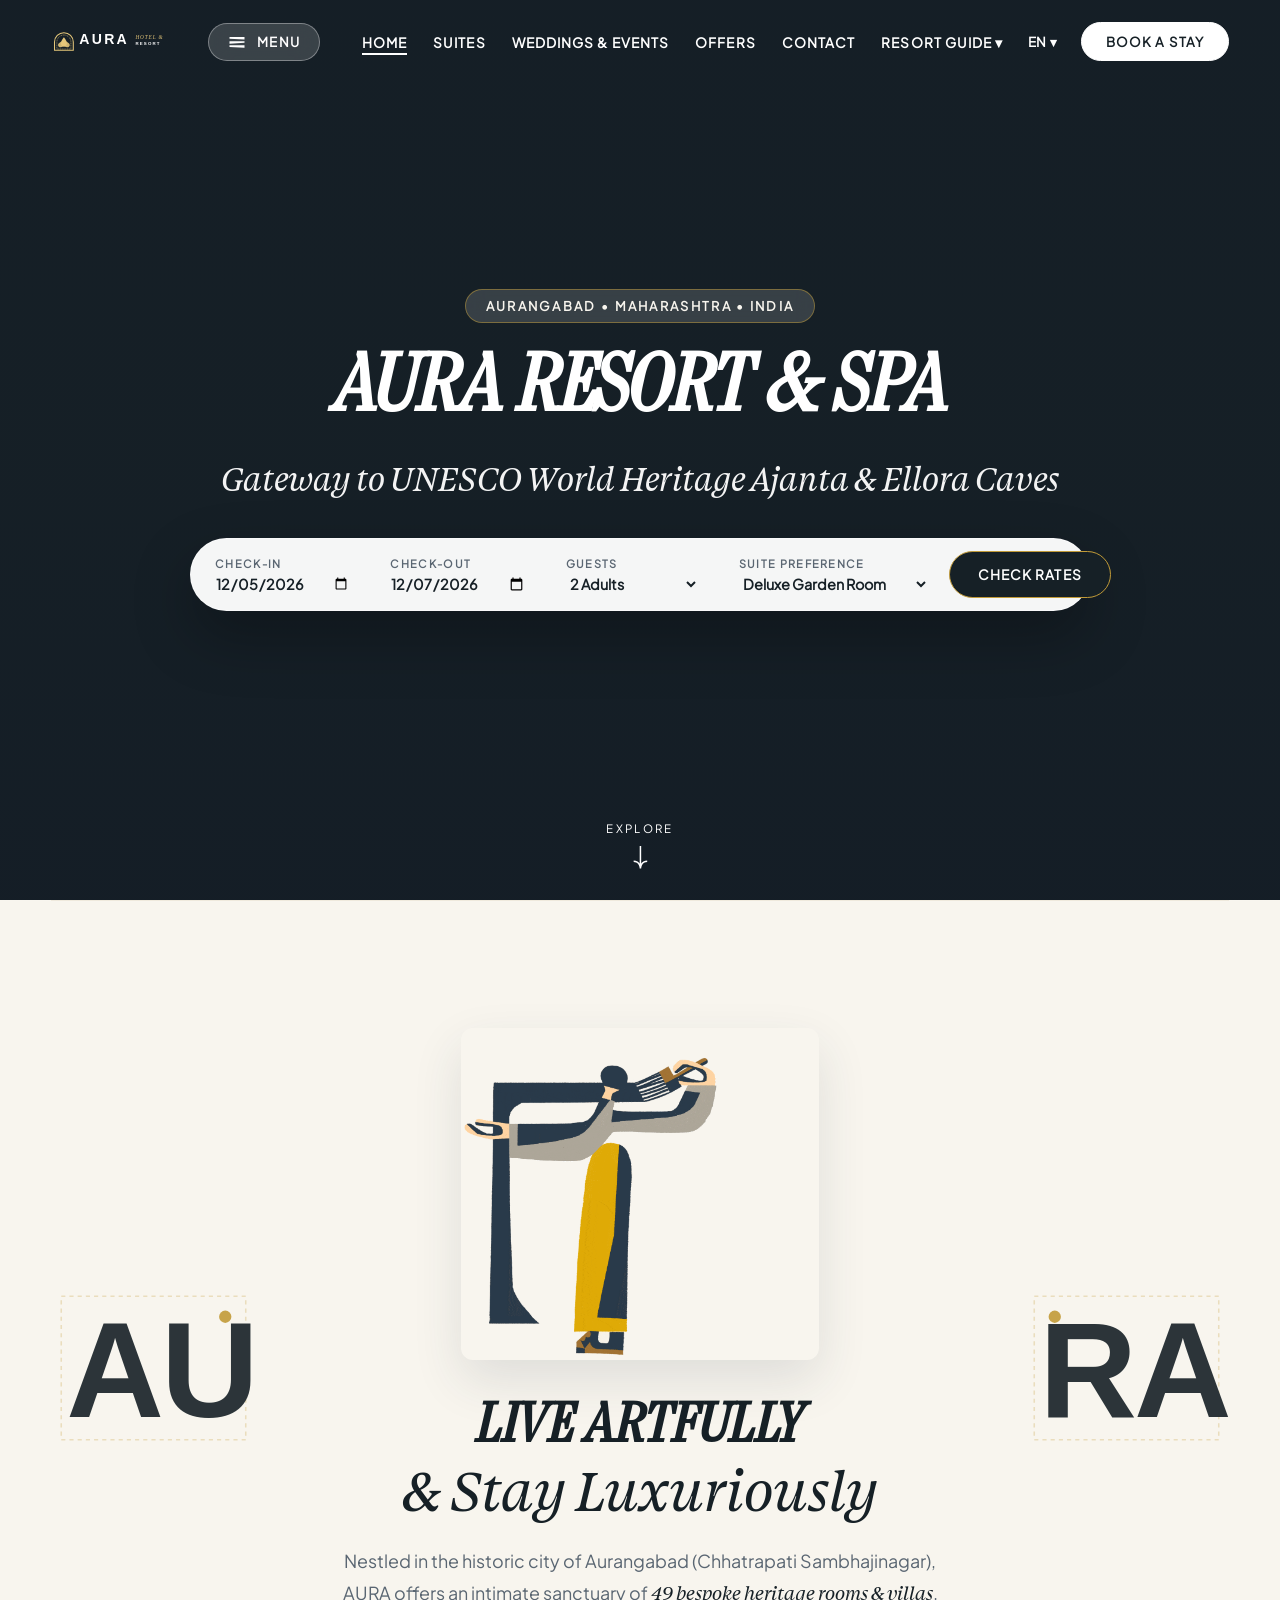
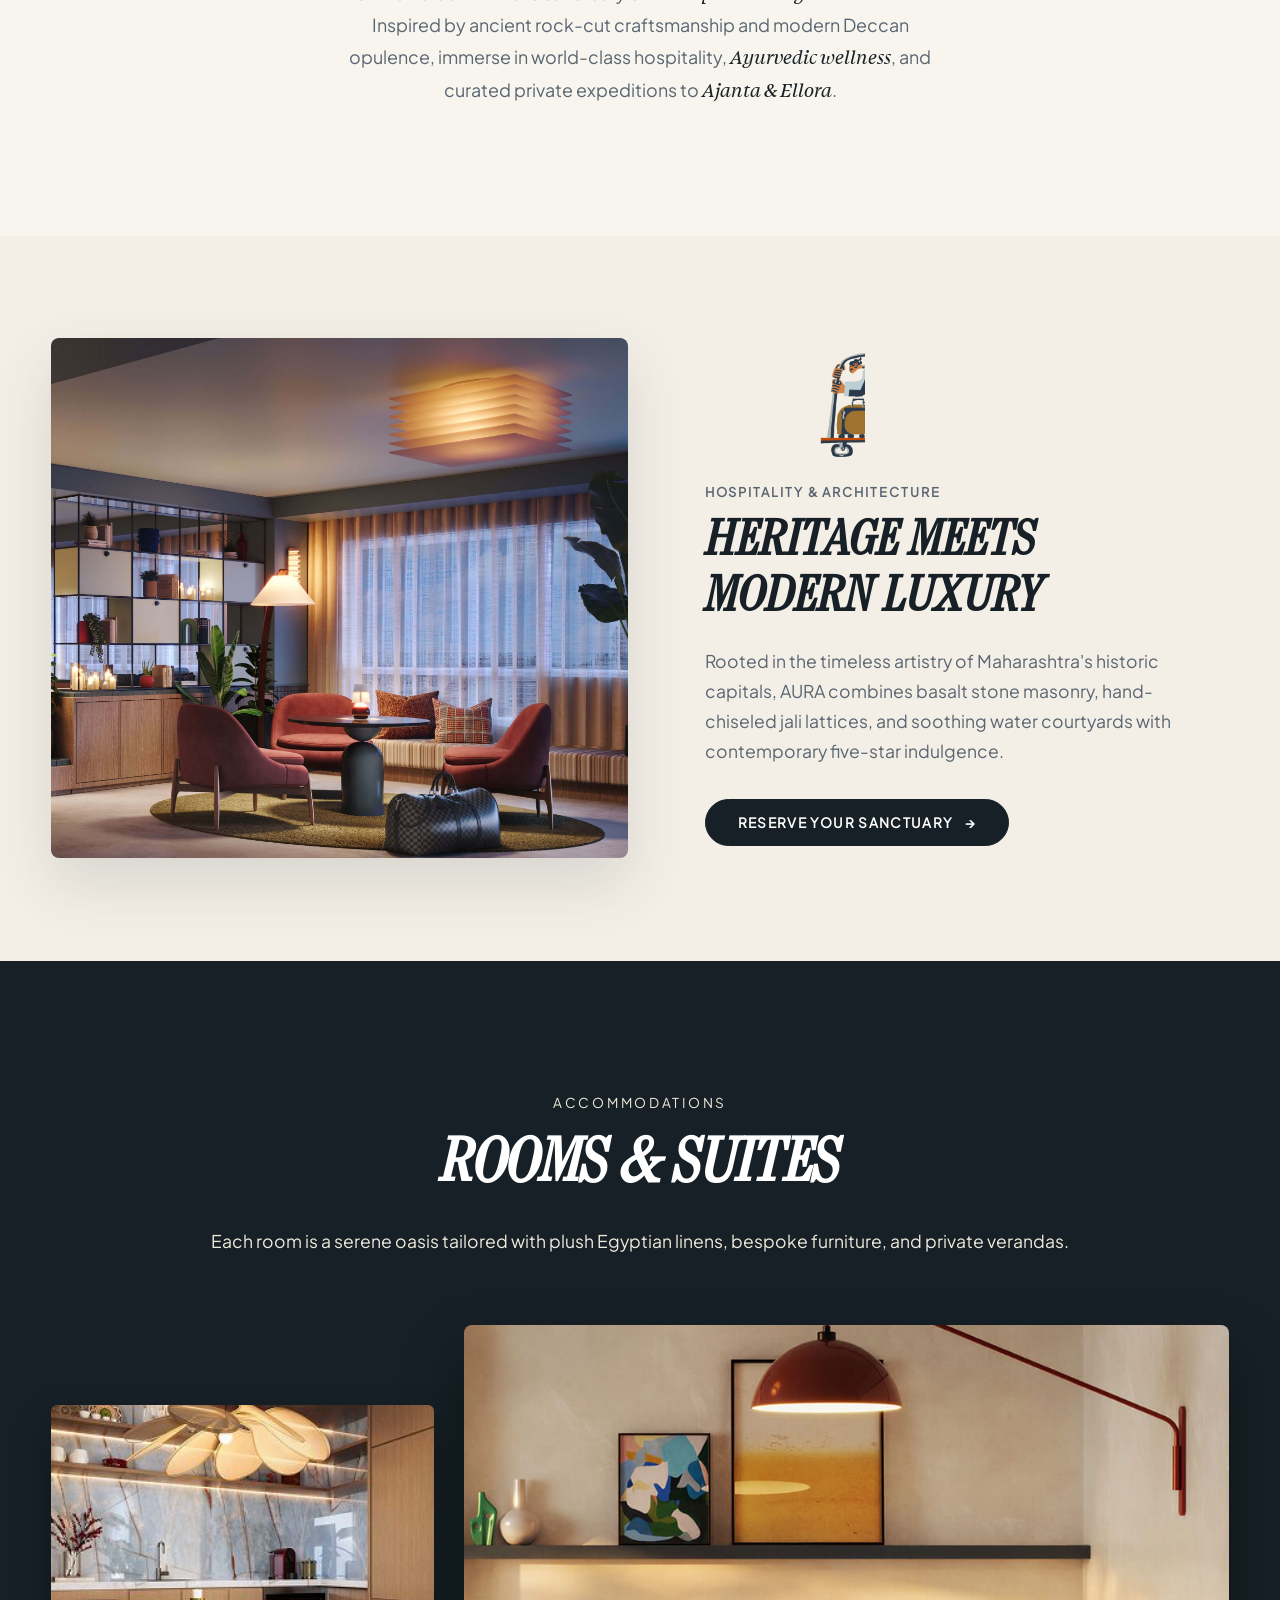
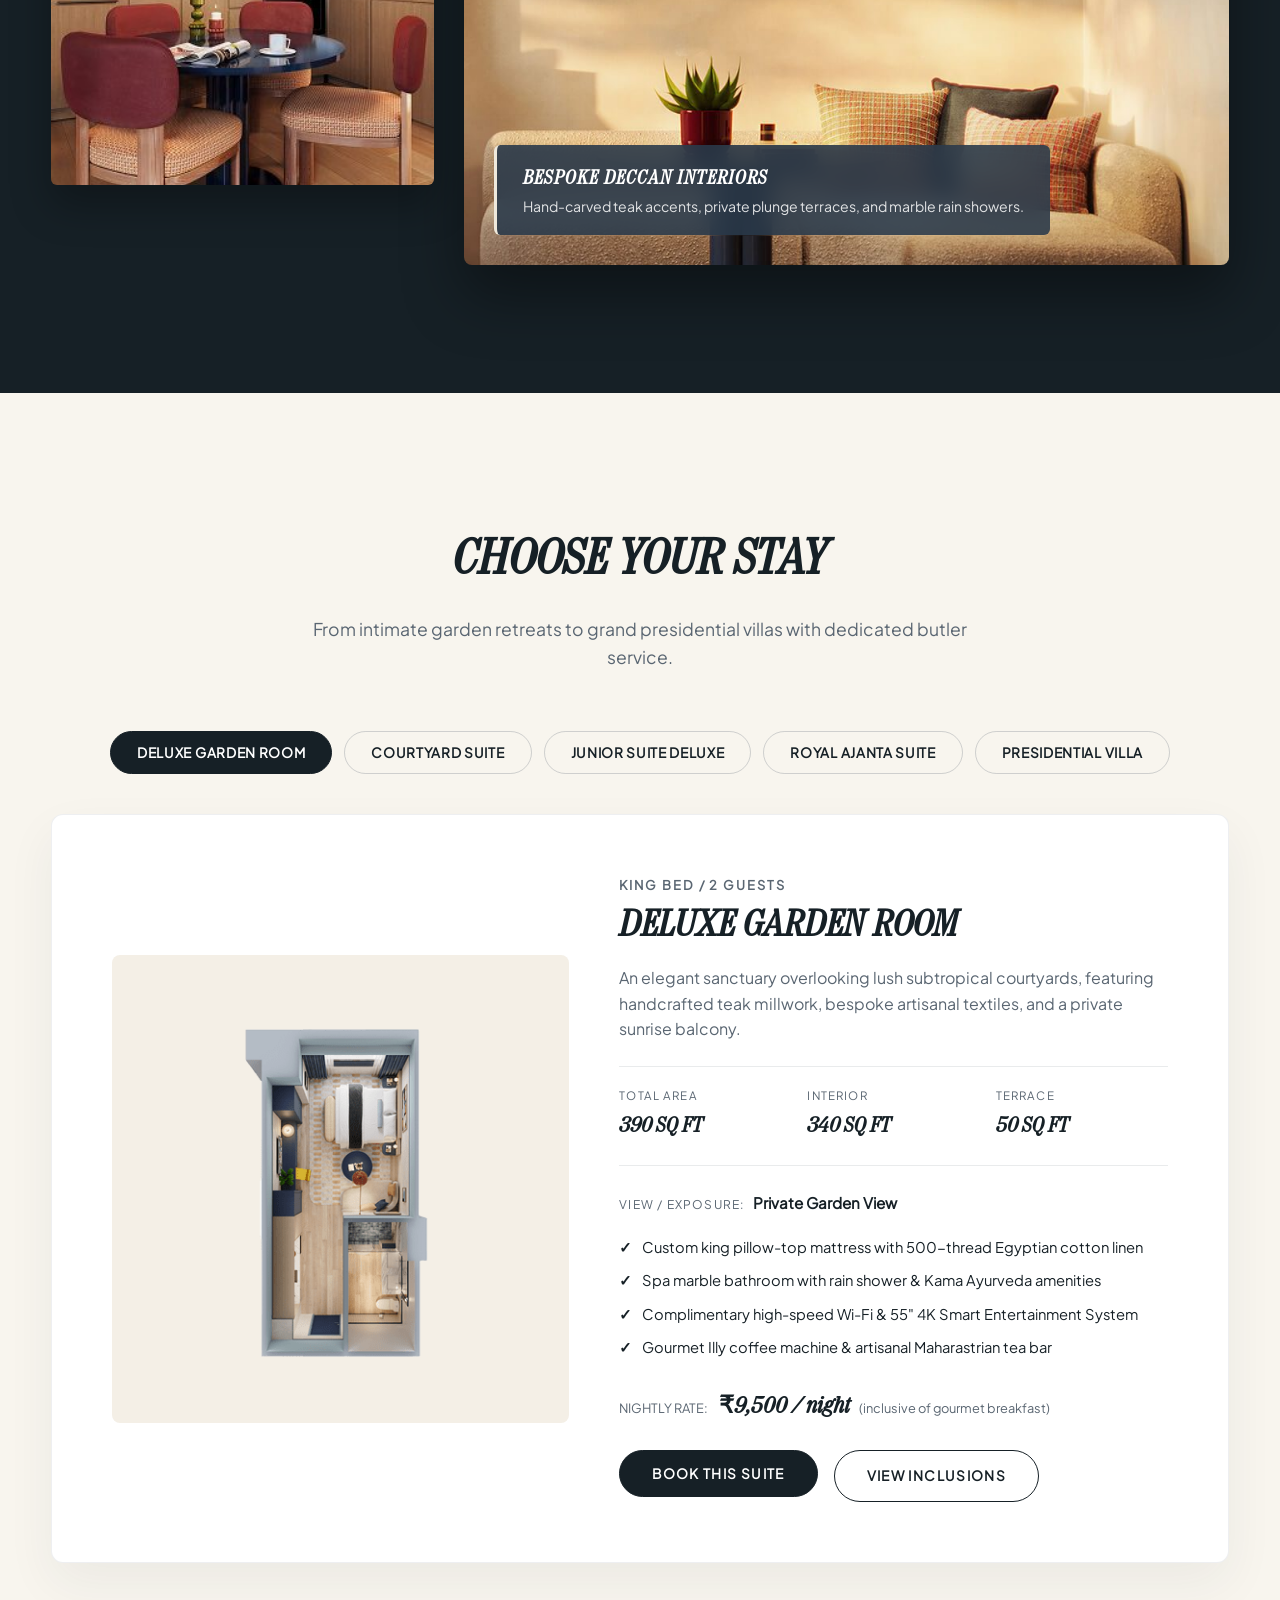
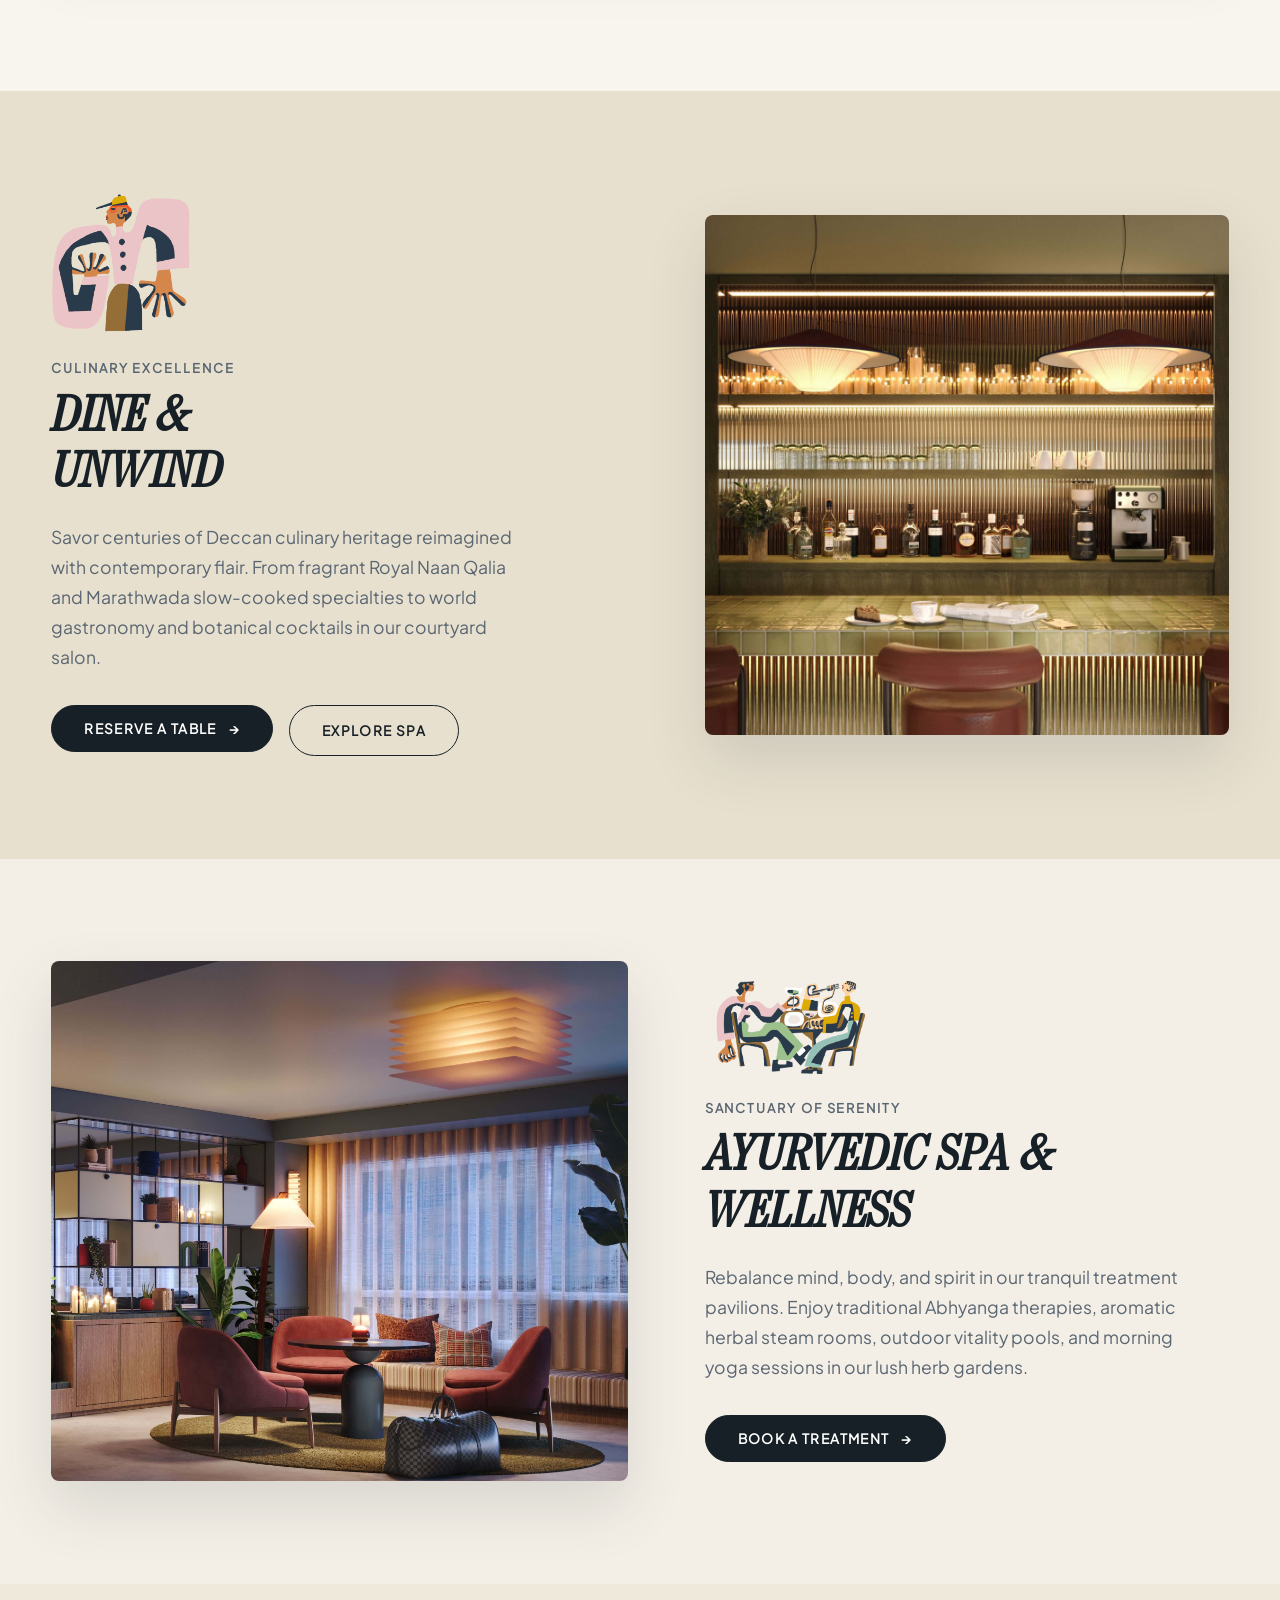
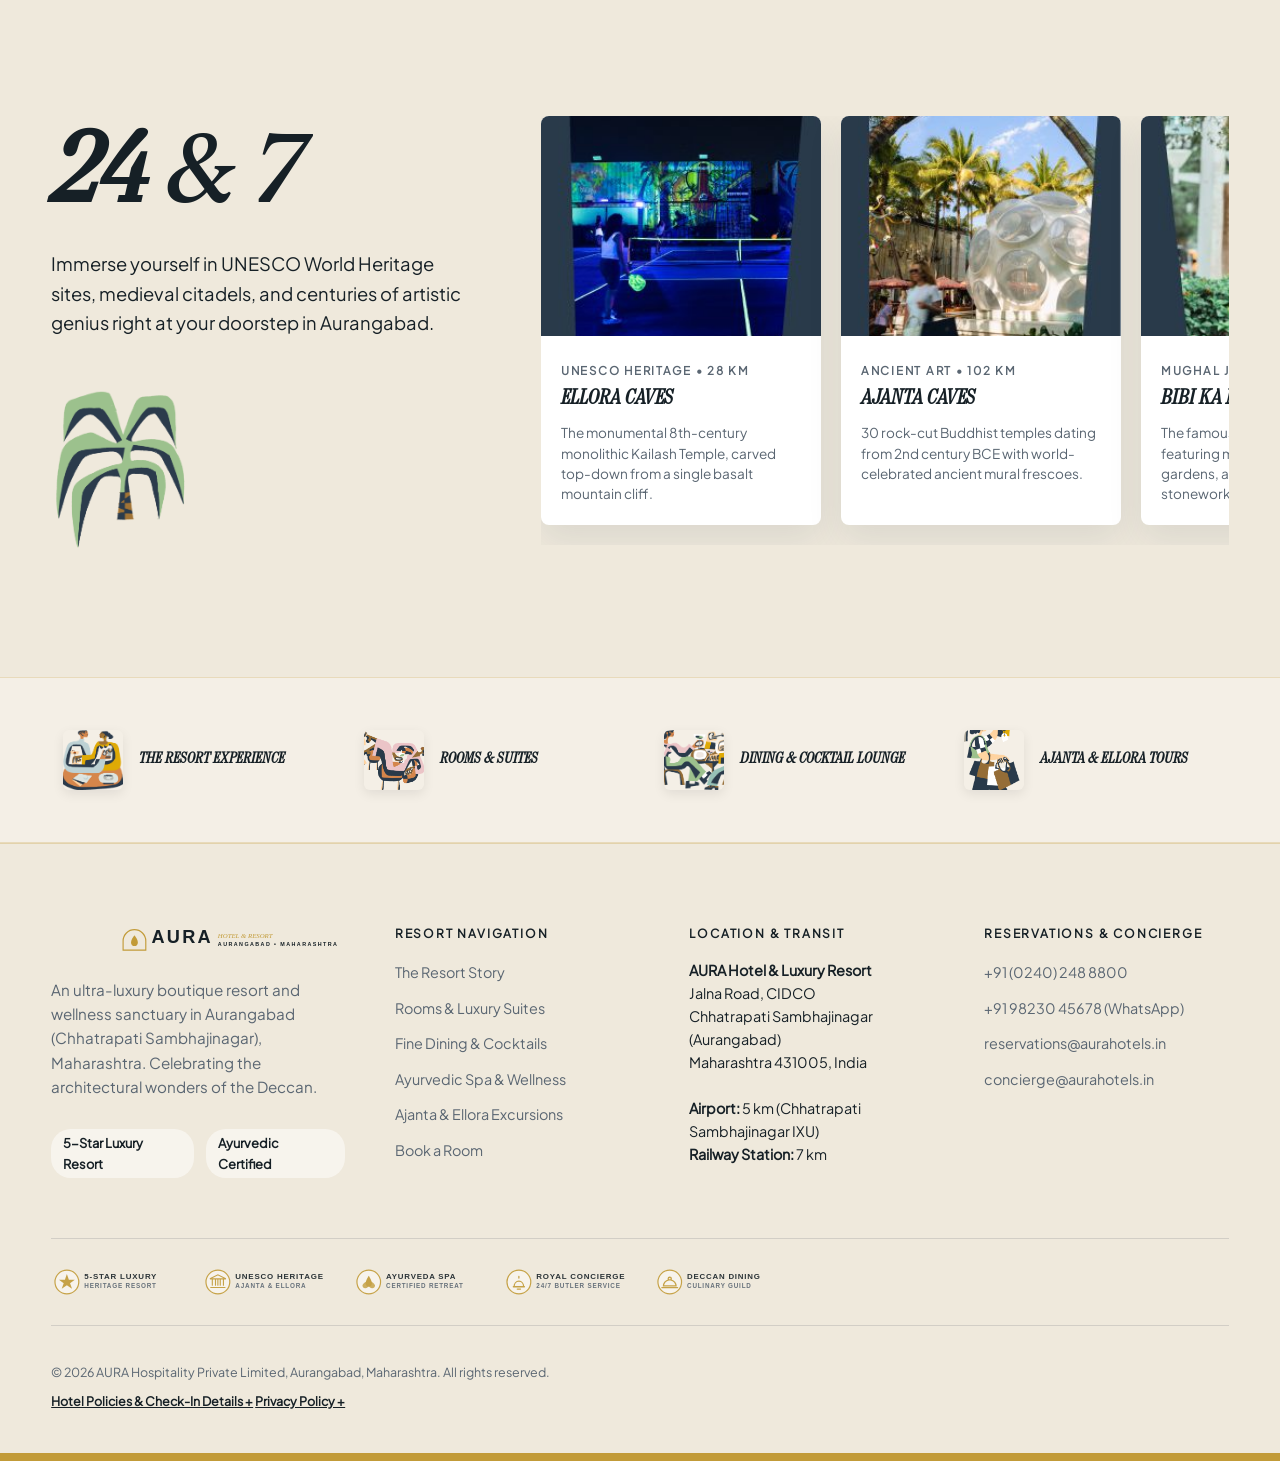
<file: index.html>
<!DOCTYPE html>
<html lang="en">
<head>
  <meta charset="UTF-8">
  <meta name="viewport" content="width=device-width, initial-scale=1.0">
  <title>AURA - Luxury Hotel & Resort | Aurangabad (Chhatrapati Sambhajinagar), Maharashtra</title>
  <meta name="description" content="Experience avant-garde luxury and Deccan heritage at AURA Hotel & Resort, Aurangabad. 5-star suites, Ayurvedic spa, fine dining, and curated excursions to UNESCO World Heritage Ajanta & Ellora Caves.">
  <link rel="icon" type="image/svg+xml" href="assets/images/AU.svg">

  <!-- Stylesheets -->
  <link rel="stylesheet" href="css/fonts.css">
  <link rel="stylesheet" href="css/style.css">
  <link rel="stylesheet" href="css/animations.css">
</head>
<body>

  <!-- =======================================================================
       Fullscreen Navigation Drawer
       ======================================================================= -->
  <aside class="main-drawer" id="mainDrawer" aria-label="Main Navigation Drawer">
    <div class="drawer-header">
      <div class="container">
        <a href="#" class="site-logo-link">
          <img src="assets/images/AURA-logo-dark.svg" alt="AURA Hotel Logo" class="site-logo">
        </a>
        <button class="drawer-close" id="drawerClose" aria-label="Close Menu">
          <span>Close</span>
          <svg width="18" height="18" viewBox="0 0 24 24" fill="none" xmlns="http://www.w3.org/2000/svg">
            <path d="M18 6L6 18M6 6L18 18" stroke="#293A4A" stroke-width="2" stroke-linecap="round"/>
          </svg>
        </button>
      </div>
    </div>
    <div class="drawer-body">
      <div class="container">
        <div class="drawer-grid">
          <ul class="drawer-nav">
            <li class="drawer-nav-item">
              <a href="index.html" class="drawer-nav-link">
                <span>Home</span>
              </a>
              <img src="assets/images/Avant_Garde_BG.gif" alt="Home" class="drawer-nav-preview">
            </li>
            <li class="drawer-nav-item">
              <a href="rooms.html" class="drawer-nav-link">
                <span>Rooms & Luxury Suites</span>
              </a>
              <img src="assets/images/Residences_BG-1.gif" alt="Suites Preview" class="drawer-nav-preview">
            </li>
            <li class="drawer-nav-item">
              <a href="events.html" class="drawer-nav-link">
                <span>Weddings & Conclaves</span>
              </a>
              <img src="assets/images/Day_Night_BG-1.gif" alt="Events Preview" class="drawer-nav-preview">
            </li>
            <li class="drawer-nav-item">
              <a href="offers.html" class="drawer-nav-link">
                <span>Curated Offers & Packages</span>
              </a>
              <img src="assets/images/Diners-1.gif" alt="Offers Preview" class="drawer-nav-preview">
            </li>
            <li class="drawer-nav-item">
              <a href="contact.html" class="drawer-nav-link">
                <span>Contact & Concierge</span>
              </a>
              <img src="assets/images/shopper-2.png" alt="Contact Preview" class="drawer-nav-preview">
            </li>
            <li class="drawer-nav-item">
              <a href="#" class="drawer-nav-link" data-open-booking>
                <span>Book a Stay</span>
              </a>
              <img src="assets/images/hotel-1.jpg" alt="Reservation" class="drawer-nav-preview">
            </li>
          </ul>

          <div class="drawer-info">
            <div class="drawer-info-block">
              <h4>Resort Location</h4>
              <p>
                AURA Hotel & Luxury Resort<br>
                Jalna Road, CIDCO<br>
                Chhatrapati Sambhajinagar (Aurangabad)<br>
                Maharashtra 431005, India
              </p>
            </div>
            <div class="drawer-info-block">
              <h4>Direct Reservations & Concierge</h4>
              <p>
                <a href="tel:02402488800">+91 (0240) 248 8800</a><br>
                <a href="tel:919823045678">+91 98230 45678 (WhatsApp)</a><br>
                <a href="mailto:reservations@aurahotels.in">reservations@aurahotels.in</a>
              </p>
            </div>
            <div class="drawer-info-block">
              <h4>Guest Timings</h4>
              <p>
                Check-in: 14:00 hrs<br>
                Check-out: 12:00 hrs<br>
                24/7 Airport Luxury Transfers Available
              </p>
            </div>
            <div class="drawer-info-block">
              <h4>Social & Journal</h4>
              <p><a href="https://www.instagram.com" target="_blank" rel="noopener">Instagram @aurahotel_aurangabad</a></p>
            </div>
          </div>
        </div>
      </div>
    </div>
  </aside>

  <!-- =======================================================================
       Header & Top Navigation
       ======================================================================= -->
  <header class="site-header">
    <div class="container">
      <div class="header-inner">
        <div class="header-left">
          <a href="#" class="site-logo-link" aria-label="AURA Home">
            <img src="assets/images/AURA-white-logo.svg" alt="AURA Hotel" class="site-logo logo--white">
            <img src="assets/images/AURA-logo-dark.svg" alt="AURA Hotel" class="site-logo logo--dark">
          </a>
          <button class="nav-trigger" id="navTrigger" aria-label="Open Menu">
            <svg width="20" height="20" viewBox="0 0 24 24" fill="none" xmlns="http://www.w3.org/2000/svg">
              <path d="M3 18V16H21V19L3 18ZM3 14V11H21V13L3 14ZM3 8V6H21V9L3 8Z" fill="#FFFFFF"/>
            </svg>
            <span>Menu</span>
          </button>
        </div>

        <div class="header-right">
          <ul class="header-nav-list">
            <li><a href="index.html" class="nav-link active">Home</a></li>
            <li><a href="rooms.html" class="nav-link">Suites</a></li>
            <li><a href="events.html" class="nav-link">Weddings & Events</a></li>
            <li><a href="offers.html" class="nav-link">Offers</a></li>
            <li><a href="contact.html" class="nav-link">Contact</a></li>
            <li class="dropdown-wrap">
              <a href="#" class="nav-link">Resort Guide ▾</a>
              <div class="dropdown-menu">
                <a href="#rooms" class="dropdown-item">
                  <span>Resort Brochure</span>
                  <span>PDF</span>
                </a>
                <a href="#dining" class="dropdown-item">
                  <span>Fine Dining Menu</span>
                  <span>PDF</span>
                </a>
                <a href="#spa" class="dropdown-item">
                  <span>Ayurvedic Spa Menu</span>
                  <span>PDF</span>
                </a>
                <a href="#excursions" class="dropdown-item">
                  <span>Ajanta & Ellora Guide</span>
                  <span>PDF</span>
                </a>
              </div>
            </li>
          </ul>

          <div class="dropdown-wrap">
            <span class="dropdown-lang">EN ▾</span>
            <div class="dropdown-menu" style="min-width: 120px;">
              <a href="#" class="dropdown-item">English</a>
              <a href="#" class="dropdown-item">मराठी (Marathi)</a>
              <a href="#" class="dropdown-item">हिन्दी (Hindi)</a>
              <a href="#" class="dropdown-item">Français</a>
            </div>
          </div>

          <button class="btn-inquire" data-open-booking>Book a Stay</button>
        </div>
      </div>
    </div>
  </header>

  <!-- =======================================================================
       Hero Video & Quick Booking Bar Section
       ======================================================================= -->
  <section class="hero-section" id="hero">
    <div class="hero-video-wrap">
      <video class="hero-video" autoplay loop muted playsinline preload="auto">
        <source src="assets/videos/hero.mp4" type="video/mp4">
        <!-- Online fallback -->
        <source src="https://duoswynwood.com/wp-content/uploads/2026/04/Duos-Wynwood-Exterior-Mobile.mp4" type="video/mp4">
      </video>
    </div>
    <div class="hero-overlay"></div>

    <div class="hero-content">
      <span class="hero-badge">Aurangabad • Maharashtra • India</span>
      <h1 class="hero-title">AURA RESORT & SPA</h1>
      <p class="hero-subtitle">Gateway to UNESCO World Heritage Ajanta & Ellora Caves</p>

      <!-- Quick Hotel Booking Bar -->
      <form class="hero-booking-bar" id="heroBookingBar">
        <div class="booking-item">
          <label for="barCheckIn">Check-In</label>
          <input type="date" id="barCheckIn" required>
        </div>
        <div class="booking-divider"></div>

        <div class="booking-item">
          <label for="barCheckOut">Check-Out</label>
          <input type="date" id="barCheckOut" required>
        </div>
        <div class="booking-divider"></div>

        <div class="booking-item">
          <label for="barGuests">Guests</label>
          <select id="barGuests">
            <option value="1">1 Adult</option>
            <option value="2" selected>2 Adults</option>
            <option value="3">2 Adults + 1 Child</option>
            <option value="4">4 Guests (Family)</option>
          </select>
        </div>
        <div class="booking-divider"></div>

        <div class="booking-item">
          <label for="barRoomSelect">Suite Preference</label>
          <select id="barRoomSelect">
            <option value="deluxe-room">Deluxe Garden Room</option>
            <option value="courtyard-suite">Courtyard Heritage Suite</option>
            <option value="junior-suite">Junior Suite Deluxe</option>
            <option value="royal-suite">Royal Ajanta Suite</option>
            <option value="presidential-villa">Presidential Villa</option>
          </select>
        </div>

        <button type="submit" class="btn-book-now">Check Rates</button>
      </form>
    </div>

    <a href="#about" class="hero-scroll-btn" aria-label="Scroll Down">
      <span style="font-size: 0.72rem; letter-spacing: 0.2em; text-transform: uppercase;">Explore</span>
      <svg width="14" height="24" viewBox="0 0 14 24" fill="none" xmlns="http://www.w3.org/2000/svg">
        <path d="M7 0L7 22.5M7 22.5C7 22.5 7 15.1351 0 15.1351M7 22.5C7 22.5 7 15.1351 14 15.1351" stroke="#FFFFFF" stroke-width="1.5"/>
      </svg>
    </a>
  </section>

  <!-- =======================================================================
       Brand Intro Section ("Live Artfully & Stay Luxuriously")
       ======================================================================= -->
  <section class="brand-intro-section fade-in-section" id="about">
    <div class="container">
      <div class="brand-intro-wrapper">
        <div class="brand-intro-letter">
          <img src="assets/images/AU.svg" alt="AU" style="width: 100%;">
        </div>

        <div class="brand-intro-center">
          <div class="brand-intro-gif-wrap">
            <img src="assets/images/Avant_Garde_BG.gif" alt="AURA Resort Artistry" class="brand-intro-gif">
          </div>

          <h2 class="brand-intro-title">
            <span class="headline-sans">Live Artfully</span>
            <span class="headline-serif">& Stay Luxuriously</span>
          </h2>

          <p class="brand-intro-desc">
            Nestled in the historic city of Aurangabad (Chhatrapati Sambhajinagar), AURA offers an intimate sanctuary of <em>49 bespoke heritage rooms & villas</em>. Inspired by ancient rock-cut craftsmanship and modern Deccan opulence, immerse in world-class hospitality, <em>Ayurvedic wellness</em>, and curated private expeditions to <em>Ajanta & Ellora</em>.
          </p>
        </div>

        <div class="brand-intro-letter">
          <img src="assets/images/RA.svg" alt="RA" style="width: 100%;">
        </div>
      </div>
    </div>
  </section>

  <!-- =======================================================================
       Feature Split 1: Resort Architecture & Design
       ======================================================================= -->
  <section class="feature-split-section fade-in-section" id="architecture">
    <div class="container">
      <div class="feature-split-grid">
        <div class="feature-split-media">
          <img src="assets/images/Duos_Wynwood_Lobby.jpg" alt="AURA Grand Lobby & Lounge">
        </div>

        <div class="feature-split-content">
          <img src="assets/images/Man-Luggage-v2-.gif" alt="Concierge Welcome" class="feature-split-illustration">
          <span class="feature-split-eyebrow">Hospitality & Architecture</span>
          <h2 class="feature-split-title">Heritage Meets<br>Modern Luxury</h2>
          <p class="feature-split-text">
            Rooted in the timeless artistry of Maharashtra's historic capitals, AURA combines basalt stone masonry, hand-chiseled jali lattices, and soothing water courtyards with contemporary five-star indulgence.
          </p>
          <button class="btn-luxury" data-open-booking>
            <span>Reserve Your Sanctuary</span>
            <span>→</span>
          </button>
        </div>
      </div>
    </div>
  </section>

  <!-- =======================================================================
       The Hotel Suites Showcase
       ======================================================================= -->
  <section class="hotel-suites-section fade-in-section" id="rooms">
    <div class="container">
      <div class="suites-header">
        <span class="suites-eyebrow">Accommodations</span>
        <h2 class="suites-title">Rooms & Suites</h2>
        <p style="font-size: 1.1rem; color: var(--bg-sand); margin-top: 10px;">Each room is a serene oasis tailored with plush Egyptian linens, bespoke furniture, and private verandas.</p>
      </div>

      <div class="suites-composition">
        <div class="suites-comp-small">
          <img src="assets/images/hotel-1.jpg" alt="Resort Courtyard Elevation">
        </div>
        <div class="suites-comp-large">
          <img src="assets/images/Duos_Wynwood_Bedroom.jpg" alt="Royal Suite Master Bedroom">
          <div class="suites-comp-caption">
            <h4>Bespoke Deccan Interiors</h4>
            <p>Hand-carved teak accents, private plunge terraces, and marble rain showers.</p>
          </div>
        </div>
      </div>
    </div>
  </section>

  <!-- =======================================================================
       Interactive Rooms & Suites Selector
       ======================================================================= -->
  <section class="floorplans-section fade-in-section" id="suite-selector">
    <div class="container">
      <div class="section-head">
        <h2>Choose Your Stay</h2>
        <p>From intimate garden retreats to grand presidential villas with dedicated butler service.</p>
      </div>

      <!-- Tab Buttons -->
      <div class="floorplan-tabs">
        <button class="floorplan-tab-btn active" data-room="deluxe-room">Deluxe Garden Room</button>
        <button class="floorplan-tab-btn" data-room="courtyard-suite">Courtyard Suite</button>
        <button class="floorplan-tab-btn" data-room="junior-suite">Junior Suite Deluxe</button>
        <button class="floorplan-tab-btn" data-room="royal-suite">Royal Ajanta Suite</button>
        <button class="floorplan-tab-btn" data-room="presidential-villa">Presidential Villa</button>
      </div>

      <!-- Active Room Display Card -->
      <div class="floorplan-card" id="activeFloorplanCard">
        <div class="floorplan-preview">
          <img src="assets/images/Studio_suite.png" alt="Deluxe Room Plan" id="roomImage">
        </div>

        <div class="floorplan-details">
          <span id="roomType" style="font-size: 0.8rem; letter-spacing: 0.15em; text-transform: uppercase; color: var(--color-navy-muted); font-weight: 600;">King Bed / 2 Guests</span>
          <h3 class="floorplan-title" id="roomTitle">Deluxe Garden Room</h3>
          <p class="floorplan-desc" id="roomDesc">
            An elegant sanctuary overlooking lush subtropical courtyards, featuring handcrafted teak millwork, bespoke artisanal textiles, and a private sunrise balcony.
          </p>

          <div class="floorplan-stats-grid">
            <div class="stat-item">
              <span class="stat-label">Total Area</span>
              <span class="stat-value" id="roomTotal">390 SQ FT</span>
            </div>
            <div class="stat-item">
              <span class="stat-label">Interior</span>
              <span class="stat-value" id="roomInterior">340 SQ FT</span>
            </div>
            <div class="stat-item">
              <span class="stat-label">Terrace</span>
              <span class="stat-value" id="roomTerrace">50 SQ FT</span>
            </div>
          </div>

          <div style="margin-bottom: 20px;">
            <span style="font-size: 0.75rem; letter-spacing: 0.1em; text-transform: uppercase; color: var(--color-navy-muted);">View / Exposure:</span>
            <strong id="roomExposure" style="font-size: 0.95rem; margin-left: 6px; color: var(--color-navy);">Private Garden View</strong>
          </div>

          <ul class="floorplan-features" id="roomFeatures">
            <li>Custom king pillow-top mattress with 500-thread Egyptian cotton linen</li>
            <li>Spa marble bathroom with rain shower & Kama Ayurveda amenities</li>
            <li>Complimentary high-speed Wi-Fi & 55" 4K Smart Entertainment System</li>
            <li>Gourmet Illy coffee machine & artisanal Maharastrian tea bar</li>
          </ul>

          <div style="margin-bottom: 24px;">
            <span style="font-size: 0.8rem; text-transform: uppercase; color: var(--color-navy-muted);">Nightly Rate:</span>
            <span id="roomPrice" style="font-family: var(--font-display); font-size: 1.5rem; font-weight: 700; color: var(--color-navy); margin-left: 8px;">₹9,500 / night</span>
            <span style="font-size: 0.8rem; color: var(--color-navy-muted); margin-left: 6px;">(inclusive of gourmet breakfast)</span>
          </div>

          <div class="floorplan-actions">
            <button class="btn-luxury" id="btnBookSelectedRoom" data-open-booking data-preselect-room="deluxe-room">Book This Suite</button>
            <a href="#dining" class="btn-luxury btn-luxury-outline">View Inclusions</a>
          </div>
        </div>
      </div>
    </div>
  </section>

  <!-- =======================================================================
       Feature Split 2: Dining & Cocktail Salon ("Dine & Unwind")
       ======================================================================= -->
  <section class="feature-split-section theme-sage fade-in-section" id="dining">
    <div class="container">
      <div class="feature-split-grid reverse">
        <div class="feature-split-media">
          <img src="assets/images/Duos_Wynwood_Lobby_Bar.jpg" alt="AURA Cocktail Salon & Lounge Bar">
        </div>

        <div class="feature-split-content">
          <img src="assets/images/Dancer_2_PINK.gif" alt="Artful Dining" class="feature-split-illustration" style="width: 140px;">
          <span class="feature-split-eyebrow">Culinary Excellence</span>
          <h2 class="feature-split-title">Dine &<br>Unwind</h2>
          <p class="feature-split-text">
            Savor centuries of Deccan culinary heritage reimagined with contemporary flair. From fragrant Royal Naan Qalia and Marathwada slow-cooked specialties to world gastronomy and botanical cocktails in our courtyard salon.
          </p>
          <div style="display: flex; gap: 16px; flex-wrap: wrap;">
            <button class="btn-luxury" data-open-booking>
              <span>Reserve a Table</span>
              <span>→</span>
            </button>
            <a href="#spa" class="btn-luxury btn-luxury-outline">Explore Spa</a>
          </div>
        </div>
      </div>
    </div>
  </section>

  <!-- =======================================================================
       Ayurvedic Spa & Wellness Section
       ======================================================================= -->
  <section class="feature-split-section fade-in-section" id="spa" style="background-color: var(--bg-sand-light);">
    <div class="container">
      <div class="feature-split-grid">
        <div class="feature-split-media">
          <img src="assets/images/Duos_Wynwood_Lobby.jpg" alt="AURA Ayurvedic Wellness Sanctuary">
        </div>

        <div class="feature-split-content">
          <img src="assets/images/Diners-1.gif" alt="Holistic Wellness" class="feature-split-illustration" style="width: 160px; border-radius: 8px;">
          <span class="feature-split-eyebrow">Sanctuary of Serenity</span>
          <h2 class="feature-split-title">Ayurvedic Spa &<br>Wellness</h2>
          <p class="feature-split-text">
            Rebalance mind, body, and spirit in our tranquil treatment pavilions. Enjoy traditional Abhyanga therapies, aromatic herbal steam rooms, outdoor vitality pools, and morning yoga sessions in our lush herb gardens.
          </p>
          <button class="btn-luxury" data-open-booking>
            <span>Book a Treatment</span>
            <span>→</span>
          </button>
        </div>
      </div>
    </div>
  </section>

  <!-- =======================================================================
       Neighborhood & Excursions ("Ajanta & Ellora")
       ======================================================================= -->
  <section class="locations-section fade-in-section" id="excursions">
    <div class="container">
      <div class="locations-grid">
        <div class="locations-info">
          <h2 class="locations-title">
            <span class="num">24</span> <span class="amp">& 7</span>
          </h2>
          <p class="locations-desc">
            Immerse yourself in UNESCO World Heritage sites, medieval citadels, and centuries of artistic genius right at your doorstep in Aurangabad.
          </p>
          <img src="assets/images/Palm.gif" alt="Palm Illustration" class="locations-palm-art">
        </div>

        <div class="neighborhood-cards">
          <div class="neighborhood-card">
            <div class="card-img-wrap">
              <img src="assets/images/Wynwood.jpg" alt="Ellora Caves Kailash Temple">
            </div>
            <div class="card-body">
              <span class="card-tag">UNESCO Heritage • 28 km</span>
              <h3 class="card-title">Ellora Caves</h3>
              <p class="card-desc">The monumental 8th-century monolithic Kailash Temple, carved top-down from a single basalt mountain cliff.</p>
            </div>
          </div>

          <div class="neighborhood-card">
            <div class="card-img-wrap">
              <img src="assets/images/Design-District.jpg" alt="Ajanta Buddhist Caves">
            </div>
            <div class="card-body">
              <span class="card-tag">Ancient Art • 102 km</span>
              <h3 class="card-title">Ajanta Caves</h3>
              <p class="card-desc">30 rock-cut Buddhist temples dating from 2nd century BCE with world-celebrated ancient mural frescoes.</p>
            </div>
          </div>

          <div class="neighborhood-card">
            <div class="card-img-wrap">
              <img src="assets/images/midtown.jpg" alt="Bibi Ka Maqbara">
            </div>
            <div class="card-body">
              <span class="card-tag">Mughal Jewel • 6 km</span>
              <h3 class="card-title">Bibi Ka Maqbara</h3>
              <p class="card-desc">The famous 'Taj of the Deccan', featuring marble domes, charbagh gardens, and intricate lattice jali stonework.</p>
            </div>
          </div>

          <div class="neighborhood-card">
            <div class="card-img-wrap">
              <img src="assets/images/downtown.jpg" alt="Daulatabad Fort">
            </div>
            <div class="card-body">
              <span class="card-tag">Medieval Citadel • 16 km</span>
              <h3 class="card-title">Daulatabad Fort</h3>
              <p class="card-desc">One of India's most formidable 12th-century hill fortifications with subterranean defense mazes.</p>
            </div>
          </div>

          <div class="neighborhood-card">
            <div class="card-img-wrap">
              <img src="assets/images/Brickell.jpg" alt="Himroo & Paithani Silk Weaving">
            </div>
            <div class="card-body">
              <span class="card-tag">Artisanal Craft • 4 km</span>
              <h3 class="card-title">Himroo & Paithani</h3>
              <p class="card-desc">Centuries-old royal weaving traditions creating gold-threaded royal Paithani sarees and Persian motifs.</p>
            </div>
          </div>
        </div>
      </div>
    </div>
  </section>

  <!-- =======================================================================
       Footer Highlights Bar
       ======================================================================= -->
  <div class="footer-highlights-bar">
    <div class="container">
      <div class="highlights-grid">
        <a href="#about" class="highlight-item">
          <img src="assets/images/Day_Night_BG-1.gif" alt="The Resort" class="highlight-thumb">
          <span class="highlight-title">The Resort Experience</span>
        </a>
        <a href="#rooms" class="highlight-item">
          <img src="assets/images/Residences_BG-1.gif" alt="Suites" class="highlight-thumb">
          <span class="highlight-title">Rooms & Suites</span>
        </a>
        <a href="#dining" class="highlight-item">
          <img src="assets/images/Diners-1.gif" alt="Dining" class="highlight-thumb">
          <span class="highlight-title">Dining & Cocktail Lounge</span>
        </a>
        <a href="#excursions" class="highlight-item">
          <img src="assets/images/shopper-2.png" alt="Excursions" class="highlight-thumb">
          <span class="highlight-title">Ajanta & Ellora Tours</span>
        </a>
      </div>
    </div>
  </div>

  <!-- =======================================================================
       Site Footer
       ======================================================================= -->
  <footer class="site-footer">
    <div class="container">
      <div class="footer-top-grid">
        <div class="footer-brand">
          <img src="assets/images/AURA-logo-footer.svg" alt="AURA Hotel Aurangabad" class="footer-logo">
          <p class="footer-tagline">
            An ultra-luxury boutique resort and wellness sanctuary in Aurangabad (Chhatrapati Sambhajinagar), Maharashtra. Celebrating the architectural wonders of the Deccan.
          </p>
          <div style="display: flex; gap: 12px; margin-top: 10px;">
            <span style="font-size: 0.8rem; background: rgba(255,255,255,0.5); padding: 4px 12px; border-radius: 20px; font-weight: 600;">5-Star Luxury Resort</span>
            <span style="font-size: 0.8rem; background: rgba(255,255,255,0.5); padding: 4px 12px; border-radius: 20px; font-weight: 600;">Ayurvedic Certified</span>
          </div>
        </div>

        <div class="footer-col">
          <h4>Resort Navigation</h4>
          <ul>
            <li><a href="#about">The Resort Story</a></li>
            <li><a href="#rooms">Rooms & Luxury Suites</a></li>
            <li><a href="#dining">Fine Dining & Cocktails</a></li>
            <li><a href="#spa">Ayurvedic Spa & Wellness</a></li>
            <li><a href="#excursions">Ajanta & Ellora Excursions</a></li>
            <li><a href="#" data-open-booking>Book a Room</a></li>
          </ul>
        </div>

        <div class="footer-col">
          <h4>Location & Transit</h4>
          <p style="font-size: 0.9rem; color: var(--color-navy); line-height: 1.6;">
            <strong>AURA Hotel & Luxury Resort</strong><br>
            Jalna Road, CIDCO<br>
            Chhatrapati Sambhajinagar (Aurangabad)<br>
            Maharashtra 431005, India<br><br>
            <strong>Airport:</strong> 5 km (Chhatrapati Sambhajinagar IXU)<br>
            <strong>Railway Station:</strong> 7 km
          </p>
        </div>

        <div class="footer-col">
          <h4>Reservations & Concierge</h4>
          <ul>
            <li><a href="tel:02402488800">+91 (0240) 248 8800</a></li>
            <li><a href="tel:919823045678">+91 98230 45678 (WhatsApp)</a></li>
            <li><a href="mailto:reservations@aurahotels.in">reservations@aurahotels.in</a></li>
            <li><a href="mailto:concierge@aurahotels.in">concierge@aurahotels.in</a></li>
          </ul>
        </div>
      </div>

      <!-- Hotel Amenities & Accreditations -->
            <!-- Hotel Hospitality Accreditation & Privilege Badges -->
      <div class="footer-partners">
        <img src="assets/images/badge-fivestar.svg" alt="5-Star Luxury Heritage Resort" class="partner-badge-img">
        <img src="assets/images/badge-unesco.svg" alt="UNESCO Heritage Ajanta & Ellora" class="partner-badge-img">
        <img src="assets/images/badge-ayurveda.svg" alt="Certified Ayurvedic Spa" class="partner-badge-img">
        <img src="assets/images/badge-concierge.svg" alt="Royal Concierge Guild" class="partner-badge-img">
        <img src="assets/images/badge-culinary.svg" alt="Deccan Culinary Guild" class="partner-badge-img">
      </div>

      <!-- Hotel Policies Accordion -->
      <div class="footer-legal">
        <p>© 2026 AURA Hospitality Private Limited, Aurangabad, Maharashtra. All rights reserved.</p>
        <span class="footer-accordion-toggle" data-accordion-toggle="policiesContent" data-show-text="Hotel Policies & Check-In Details +" data-hide-text="Hide Policies -">Hotel Policies & Check-In Details +</span>
        <div class="footer-accordion-content" id="policiesContent">
          <strong>Check-in & Check-out:</strong> Standard check-in is 14:00 hrs and check-out is 12:00 hrs. Early check-in or late check-out is subject to availability and may incur nominal charges. Government-issued photo identification (Aadhaar, Passport, or Voter ID) is required at check-in for all adult guests.<br><br>
          <strong>Cancellation Policy:</strong> Free cancellation up to 48 hours prior to arrival. Cancellations made within 48 hours of check-in date are subject to one night room charge plus applicable taxes.<br><br>
          <strong>Children & Extra Beds:</strong> Children under 6 years stay complimentary using existing bedding. Extra rollaway beds are available upon advance request.<br><br>
          <strong>Heritage Excursions:</strong> Private guided tours to Ajanta and Ellora Caves include luxury AC vehicle, authorized Archaeological Survey of India (ASI) guide, monument permits, and gourmet packed refreshments.
        </div>

        <span class="footer-accordion-toggle" data-accordion-toggle="privacyContent" data-show-text="Privacy Policy +" data-hide-text="Hide Privacy -">Privacy Policy +</span>
        <div class="footer-accordion-content" id="privacyContent">
          AURA Resort respects the privacy of our esteemed guests. All personal details collected during booking are encrypted and used strictly for room reservations, concierge personalization, and regulatory reporting as mandated by the Government of India. We never sell or disclose guest data to third-party marketing entities.
        </div>
      </div>
    </div>
  </footer>

  <!-- =======================================================================
       Hotel Booking & Reservation Drawer Modal
       ======================================================================= -->
  <div class="modal-overlay" id="bookingOverlay"></div>

  <div class="inquiry-drawer" id="bookingDrawer" aria-modal="true" role="dialog">
    <div class="inquiry-drawer-header">
      <h3 class="inquiry-drawer-title">Book Your Stay</h3>
      <button class="inquiry-close" id="bookingClose" aria-label="Close Booking Drawer">✕</button>
    </div>

    <form class="inquiry-form" id="bookingForm">
      <p style="font-size: 0.92rem; color: var(--color-navy-muted); margin-bottom: 8px;">
        Reserve your suite at AURA Hotel & Resort, Aurangabad. Best rate guaranteed with complimentary breakfast and Wi-Fi.
      </p>

      <div class="form-row">
        <div class="form-group">
          <label for="bookCheckIn">Check-In Date *</label>
          <input type="date" id="bookCheckIn" class="form-control" required>
        </div>
        <div class="form-group">
          <label for="bookCheckOut">Check-Out Date *</label>
          <input type="date" id="bookCheckOut" class="form-control" required>
        </div>
      </div>

      <div class="form-row">
        <div class="form-group">
          <label for="bookGuests">Number of Guests *</label>
          <select id="bookGuests" class="form-control">
            <option value="1">1 Guest</option>
            <option value="2" selected>2 Guests</option>
            <option value="3">3 Guests</option>
            <option value="4">4 Guests (Family)</option>
          </select>
        </div>
        <div class="form-group">
          <label for="bookRoomType">Room / Suite Category *</label>
          <select id="bookRoomType" class="form-control">
            <option value="deluxe-room">Deluxe Garden Room (₹9,500 / night)</option>
            <option value="courtyard-suite">Courtyard Suite (₹14,500 / night)</option>
            <option value="junior-suite">Junior Suite Deluxe (₹19,500 / night)</option>
            <option value="royal-suite">Royal Ajanta Suite (₹28,000 / night)</option>
            <option value="presidential-villa">Presidential Villa (₹48,000 / night)</option>
          </select>
        </div>
      </div>

      <div class="form-row">
        <div class="form-group">
          <label for="guestFirstName">First Name *</label>
          <input type="text" id="guestFirstName" class="form-control" placeholder="Priya" required>
        </div>
        <div class="form-group">
          <label for="guestLastName">Last Name *</label>
          <input type="text" id="guestLastName" class="form-control" placeholder="Sharma" required>
        </div>
      </div>

      <div class="form-row">
        <div class="form-group">
          <label for="guestEmail">Email Address *</label>
          <input type="email" id="guestEmail" class="form-control" placeholder="priya.sharma@example.com" required>
        </div>
        <div class="form-group">
          <label for="guestPhone">Phone / WhatsApp *</label>
          <input type="tel" id="guestPhone" class="form-control" placeholder="+91 98000 00000" required>
        </div>
      </div>

      <div class="form-group">
        <label for="specialRequests">Special Requests / Excursion Preferences</label>
        <textarea id="specialRequests" class="form-control" placeholder="E.g., Airport pick-up required, dietary preferences, Ajanta & Ellora guided tour inquiry..."></textarea>
      </div>

      <button type="submit" class="form-submit-btn">Confirm Reservation</button>
    </form>

    <div class="inquiry-success" id="bookingSuccess">
      <div class="inquiry-success-icon">✓</div>
      <h3 style="font-family: var(--font-display); font-size: 1.6rem; color: var(--color-navy); margin-bottom: 8px; text-transform: uppercase;">Reservation Confirmed</h3>
      <p style="font-size: 0.95rem; font-weight: 600; color: var(--color-navy); margin-bottom: 12px;">
        Booking Reference: <span id="bookingConfNumber" style="font-family: var(--font-display); color: #B3541E;">AURA-8492</span>
      </p>
      <p style="color: var(--color-navy-muted); font-size: 0.92rem; margin-bottom: 24px; line-height: 1.6;">
        Thank you for booking your stay at AURA Hotel & Resort, Aurangabad. A detailed confirmation voucher and concierge itinerary has been sent to your email.
      </p>
      <button class="btn-luxury" id="bookingReset" style="margin: 0 auto;">Make Another Booking</button>
    </div>
  </div>

  <!-- Scripts -->
  <script src="js/data.js"></script>
  <script src="js/main.js"></script>
</body>
</html>
</file>
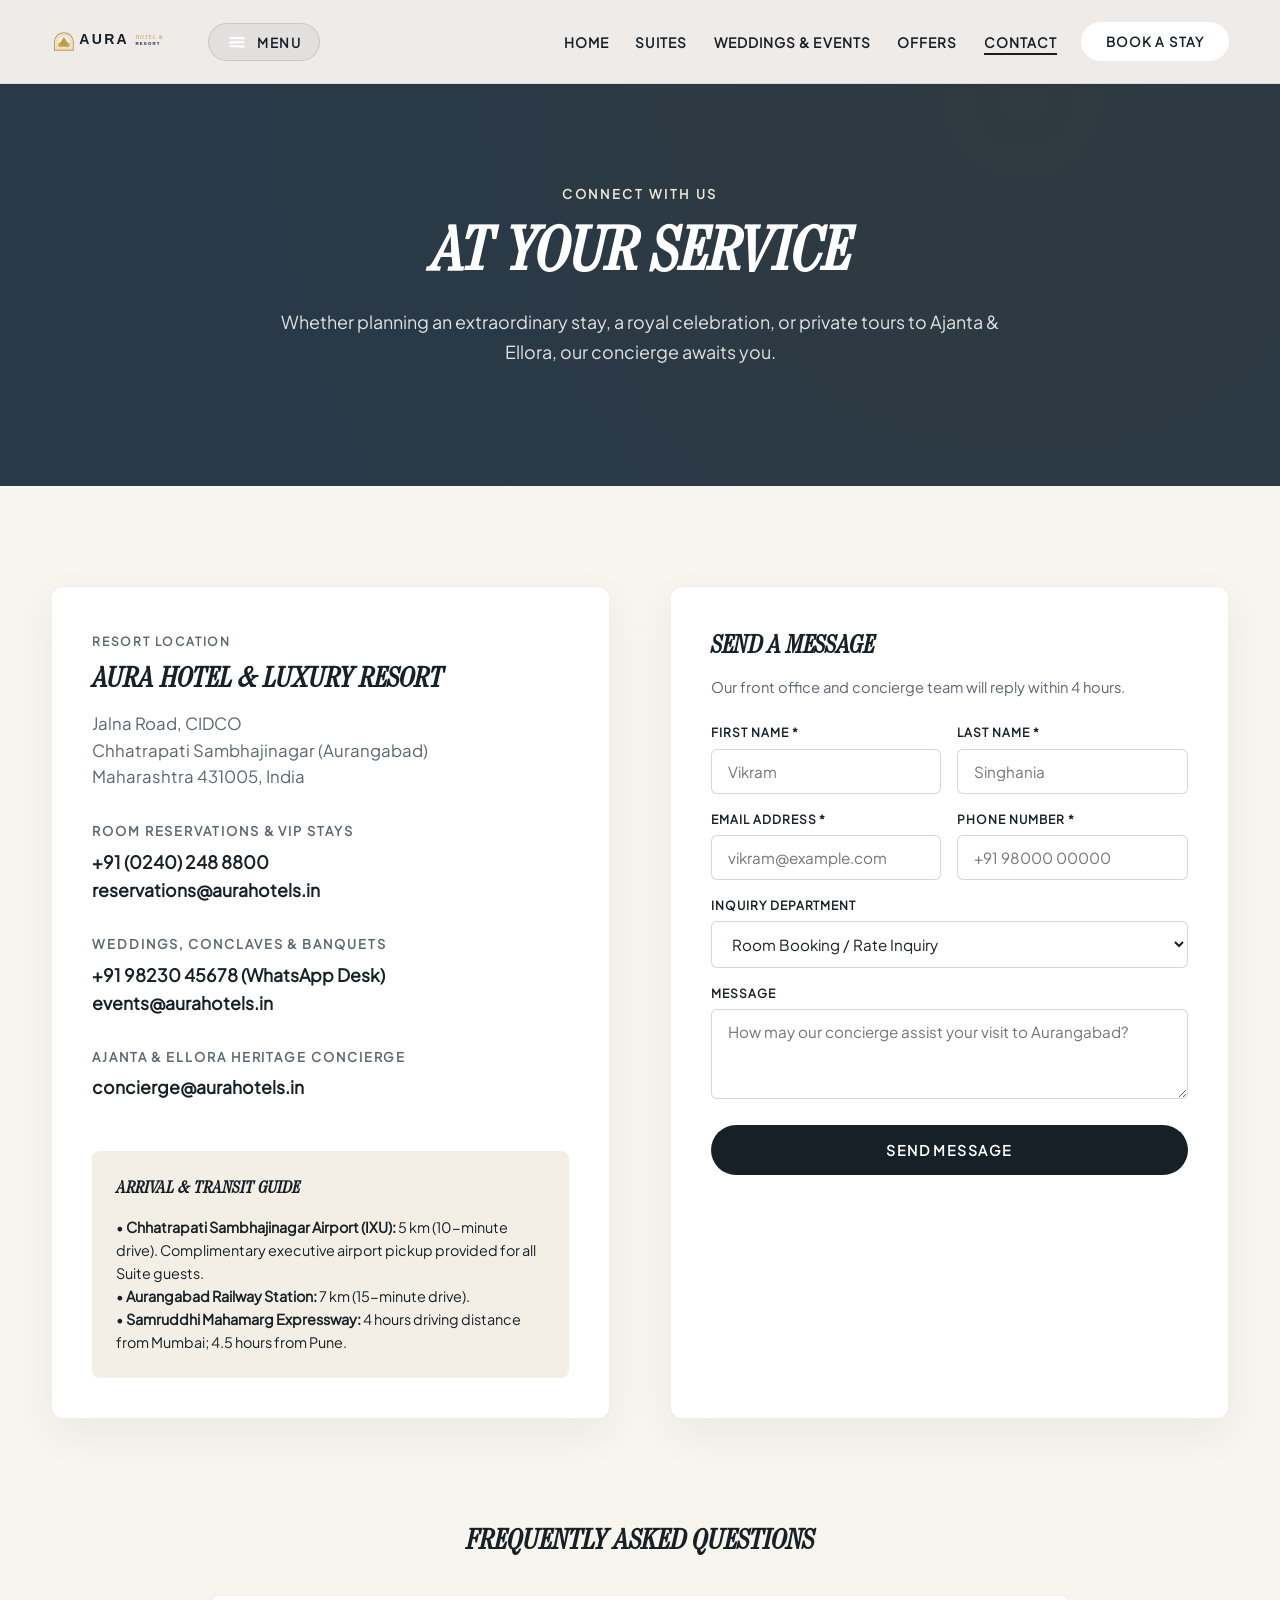
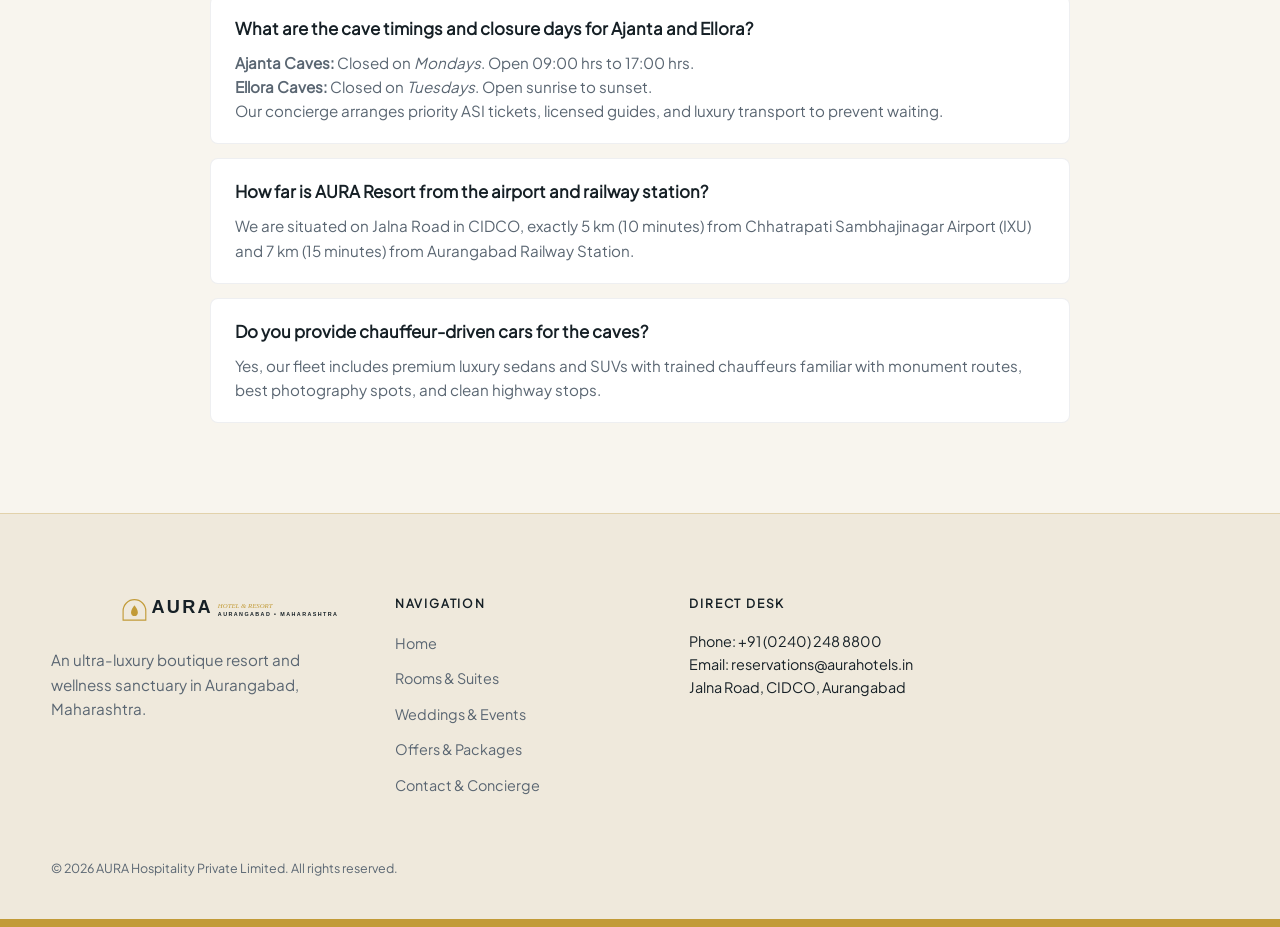
<file: contact.html>
<!DOCTYPE html>
<html lang="en">
<head>
  <meta charset="UTF-8">
  <meta name="viewport" content="width=device-width, initial-scale=1.0">
  <title>Contact & Concierge | AURA Hotel & Resort Aurangabad</title>
  <meta name="description" content="Get in touch with AURA Hotel & Luxury Resort in Aurangabad (Chhatrapati Sambhajinagar), Maharashtra. Direct reservation desk, airport transfers, event planners, and concierge assistance.">
  <link rel="icon" type="image/svg+xml" href="assets/images/AU.svg">

  <link rel="stylesheet" href="css/fonts.css">
  <link rel="stylesheet" href="css/style.css">
  <link rel="stylesheet" href="css/animations.css">
</head>
<body class="inner-page">

  <!-- Navigation Drawer -->
  <aside class="main-drawer" id="mainDrawer" aria-label="Main Navigation Drawer">
    <div class="drawer-header">
      <div class="container">
        <a href="index.html" class="site-logo-link">
          <img src="assets/images/AURA-logo-dark.svg" alt="AURA Hotel" class="site-logo">
        </a>
        <button class="drawer-close" id="drawerClose" aria-label="Close Menu">
          <span>Close</span>
          <svg width="18" height="18" viewBox="0 0 24 24" fill="none" stroke="#293A4A" stroke-width="2"><path d="M18 6L6 18M6 6L18 18"/></svg>
        </button>
      </div>
    </div>
    <div class="drawer-body">
      <div class="container">
        <div class="drawer-grid">
          <ul class="drawer-nav">
            <li class="drawer-nav-item"><a href="index.html" class="drawer-nav-link"><span>Home</span></a></li>
            <li class="drawer-nav-item"><a href="rooms.html" class="drawer-nav-link"><span>Rooms & Suites</span></a><img src="assets/images/Residences_BG-1.gif" alt="Suites" class="drawer-nav-preview"></li>
            <li class="drawer-nav-item"><a href="events.html" class="drawer-nav-link"><span>Weddings & Events</span></a><img src="assets/images/Day_Night_BG-1.gif" alt="Events" class="drawer-nav-preview"></li>
            <li class="drawer-nav-item"><a href="offers.html" class="drawer-nav-link"><span>Offers & Packages</span></a><img src="assets/images/Diners-1.gif" alt="Offers" class="drawer-nav-preview"></li>
            <li class="drawer-nav-item"><a href="contact.html" class="drawer-nav-link"><span>Contact & Concierge</span></a><img src="assets/images/shopper-2.png" alt="Contact" class="drawer-nav-preview"></li>
            <li class="drawer-nav-item"><a href="#" class="drawer-nav-link" data-open-booking><span>Book a Stay</span></a><img src="assets/images/hotel-1.jpg" alt="Book" class="drawer-nav-preview"></li>
          </ul>
          <div class="drawer-info">
            <div class="drawer-info-block">
              <h4>Direct Concierge</h4>
              <p><a href="tel:02402488800">+91 (0240) 248 8800</a><br><a href="mailto:concierge@aurahotels.in">concierge@aurahotels.in</a></p>
            </div>
          </div>
        </div>
      </div>
    </div>
  </aside>

  <!-- Header -->
  <header class="site-header">
    <div class="container">
      <div class="header-inner">
        <div class="header-left">
          <a href="index.html" class="site-logo-link">
            <img src="assets/images/AURA-white-logo.svg" alt="AURA Hotel" class="site-logo logo--white">
            <img src="assets/images/AURA-logo-dark.svg" alt="AURA Hotel" class="site-logo logo--dark">
          </a>
          <button class="nav-trigger" id="navTrigger" aria-label="Open Menu">
            <svg width="20" height="20" viewBox="0 0 24 24" fill="none"><path d="M3 18V16H21V19L3 18ZM3 14V11H21V13L3 14ZM3 8V6H21V9L3 8Z" fill="#293A4A"/></svg>
            <span>Menu</span>
          </button>
        </div>

        <div class="header-right">
          <ul class="header-nav-list">
            <li><a href="index.html" class="nav-link">Home</a></li>
            <li><a href="rooms.html" class="nav-link">Suites</a></li>
            <li><a href="events.html" class="nav-link">Weddings & Events</a></li>
            <li><a href="offers.html" class="nav-link">Offers</a></li>
            <li><a href="contact.html" class="nav-link active">Contact</a></li>
          </ul>
          <button class="btn-inquire" data-open-booking>Book a Stay</button>
        </div>
      </div>
    </div>
  </header>

  <!-- Page Hero Banner -->
  <section class="page-hero">
    <div class="page-hero-overlay"></div>
    <div class="container">
      <span class="page-hero-eyebrow">Connect With Us</span>
      <h1 class="page-hero-title">At Your Service</h1>
      <p class="page-hero-desc">
        Whether planning an extraordinary stay, a royal celebration, or private tours to Ajanta & Ellora, our concierge awaits you.
      </p>
    </div>
  </section>

  <!-- Contact & Location Grid -->
  <section class="container">
    <div class="contact-section-grid">

      <!-- Department Contacts Card -->
      <div class="contact-info-card fade-in-section">
        <div>
          <span style="font-size: 0.75rem; letter-spacing: 0.15em; text-transform: uppercase; color: var(--color-navy-muted); font-weight: 700;">Resort Location</span>
          <h2 style="font-family: var(--font-display); font-size: 1.8rem; font-weight: 700; text-transform: uppercase; color: var(--color-navy); margin-top: 4px;">AURA Hotel & Luxury Resort</h2>
          <p style="color: var(--color-navy-muted); margin-top: 8px; font-size: 1.05rem;">
            Jalna Road, CIDCO<br>
            Chhatrapati Sambhajinagar (Aurangabad)<br>
            Maharashtra 431005, India
          </p>
        </div>

        <div class="contact-dept">
          <h4>Room Reservations & VIP Stays</h4>
          <p><a href="tel:02402488800">+91 (0240) 248 8800</a></p>
          <p><a href="mailto:reservations@aurahotels.in">reservations@aurahotels.in</a></p>
        </div>

        <div class="contact-dept">
          <h4>Weddings, Conclaves & Banquets</h4>
          <p><a href="tel:919823045678">+91 98230 45678 (WhatsApp Desk)</a></p>
          <p><a href="mailto:events@aurahotels.in">events@aurahotels.in</a></p>
        </div>

        <div class="contact-dept">
          <h4>Ajanta & Ellora Heritage Concierge</h4>
          <p><a href="mailto:concierge@aurahotels.in">concierge@aurahotels.in</a></p>
        </div>

        <!-- Transit Info -->
        <div class="transit-card">
          <h5>Arrival & Transit Guide</h5>
          <p style="font-size: 0.9rem; color: var(--color-navy); line-height: 1.6;">
            • <strong>Chhatrapati Sambhajinagar Airport (IXU):</strong> 5 km (10-minute drive). Complimentary executive airport pickup provided for all Suite guests.<br>
            • <strong>Aurangabad Railway Station:</strong> 7 km (15-minute drive).<br>
            • <strong>Samruddhi Mahamarg Expressway:</strong> 4 hours driving distance from Mumbai; 4.5 hours from Pune.
          </p>
        </div>
      </div>

      <!-- Interactive Inquiry Form -->
      <div style="background: var(--color-white); border-radius: 12px; padding: 40px; box-shadow: 0 15px 40px rgba(41,58,74,0.06); border: 1px solid rgba(41,58,74,0.08);" class="fade-in-section">
        <h3 style="font-family: var(--font-display); font-size: 1.6rem; font-weight: 700; text-transform: uppercase; color: var(--color-navy); margin-bottom: 8px;">Send a Message</h3>
        <p style="color: var(--color-navy-muted); font-size: 0.92rem; margin-bottom: 24px;">Our front office and concierge team will reply within 4 hours.</p>

        <form id="contactGeneralForm" style="display: flex; flex-direction: column; gap: 16px;">
          <div class="form-row">
            <div class="form-group"><label for="cFirstName">First Name *</label><input type="text" id="cFirstName" class="form-control" placeholder="Vikram" required></div>
            <div class="form-group"><label for="cLastName">Last Name *</label><input type="text" id="cLastName" class="form-control" placeholder="Singhania" required></div>
          </div>
          <div class="form-row">
            <div class="form-group"><label for="cEmail">Email Address *</label><input type="email" id="cEmail" class="form-control" placeholder="vikram@example.com" required></div>
            <div class="form-group"><label for="cPhone">Phone Number *</label><input type="tel" id="cPhone" class="form-control" placeholder="+91 98000 00000" required></div>
          </div>
          <div class="form-group">
            <label for="cSubject">Inquiry Department</label>
            <select id="cSubject" class="form-control">
              <option value="reservation">Room Booking / Rate Inquiry</option>
              <option value="heritage">Ajanta & Ellora Private Tours</option>
              <option value="dining">Fine Dining Table Reservation</option>
              <option value="spa">Ayurvedic Spa Appointment</option>
              <option value="transit">Airport Luxury Transfer</option>
            </select>
          </div>
          <div class="form-group">
            <label for="cMessage">Message</label>
            <textarea id="cMessage" class="form-control" placeholder="How may our concierge assist your visit to Aurangabad?" required></textarea>
          </div>
          <button type="submit" class="form-submit-btn">Send Message</button>
        </form>
      </div>

    </div>
  </section>

  <!-- Interactive FAQ Accordion -->
  <section class="container" style="padding-bottom: 90px;">
    <div style="max-width: 860px; margin: 0 auto;">
      <h3 style="font-family: var(--font-display); font-size: 1.8rem; font-weight: 700; text-transform: uppercase; color: var(--color-navy); text-align: center; margin-bottom: 30px;">Frequently Asked Questions</h3>

      <div style="display: flex; flex-direction: column; gap: 14px;">
        <div style="background: var(--color-white); border-radius: 8px; padding: 20px 24px; border: 1px solid rgba(41,58,74,0.08);">
          <strong style="color: var(--color-navy); font-size: 1.05rem;">What are the cave timings and closure days for Ajanta and Ellora?</strong>
          <p style="color: var(--color-navy-muted); margin-top: 8px; font-size: 0.95rem; line-height: 1.6;">
            <strong>Ajanta Caves:</strong> Closed on <em>Mondays</em>. Open 09:00 hrs to 17:00 hrs.<br>
            <strong>Ellora Caves:</strong> Closed on <em>Tuesdays</em>. Open sunrise to sunset.<br>
            Our concierge arranges priority ASI tickets, licensed guides, and luxury transport to prevent waiting.
          </p>
        </div>

        <div style="background: var(--color-white); border-radius: 8px; padding: 20px 24px; border: 1px solid rgba(41,58,74,0.08);">
          <strong style="color: var(--color-navy); font-size: 1.05rem;">How far is AURA Resort from the airport and railway station?</strong>
          <p style="color: var(--color-navy-muted); margin-top: 8px; font-size: 0.95rem; line-height: 1.6;">
            We are situated on Jalna Road in CIDCO, exactly 5 km (10 minutes) from Chhatrapati Sambhajinagar Airport (IXU) and 7 km (15 minutes) from Aurangabad Railway Station.
          </p>
        </div>

        <div style="background: var(--color-white); border-radius: 8px; padding: 20px 24px; border: 1px solid rgba(41,58,74,0.08);">
          <strong style="color: var(--color-navy); font-size: 1.05rem;">Do you provide chauffeur-driven cars for the caves?</strong>
          <p style="color: var(--color-navy-muted); margin-top: 8px; font-size: 0.95rem; line-height: 1.6;">
            Yes, our fleet includes premium luxury sedans and SUVs with trained chauffeurs familiar with monument routes, best photography spots, and clean highway stops.
          </p>
        </div>
      </div>
    </div>
  </section>

  <!-- Footer -->
  <footer class="site-footer">
    <div class="container">
      <div class="footer-top-grid">
        <div class="footer-brand">
          <img src="assets/images/AURA-logo-footer.svg" alt="AURA Hotel" class="footer-logo">
          <p class="footer-tagline">An ultra-luxury boutique resort and wellness sanctuary in Aurangabad, Maharashtra.</p>
        </div>
        <div class="footer-col">
          <h4>Navigation</h4>
          <ul>
            <li><a href="index.html">Home</a></li>
            <li><a href="rooms.html">Rooms & Suites</a></li>
            <li><a href="events.html">Weddings & Events</a></li>
            <li><a href="offers.html">Offers & Packages</a></li>
            <li><a href="contact.html">Contact & Concierge</a></li>
          </ul>
        </div>
        <div class="footer-col">
          <h4>Direct Desk</h4>
          <p style="font-size: 0.9rem; color: var(--color-navy); line-height: 1.6;">
            Phone: +91 (0240) 248 8800<br>
            Email: reservations@aurahotels.in<br>
            Jalna Road, CIDCO, Aurangabad
          </p>
        </div>
      </div>
      <div class="footer-legal"><p>© 2026 AURA Hospitality Private Limited. All rights reserved.</p></div>
    </div>
  </footer>

  <!-- Booking Modal Drawer -->
  <div class="modal-overlay" id="bookingOverlay"></div>
  <div class="inquiry-drawer" id="bookingDrawer" aria-modal="true" role="dialog">
    <div class="inquiry-drawer-header">
      <h3 class="inquiry-drawer-title">Book Your Stay</h3>
      <button class="inquiry-close" id="bookingClose">✕</button>
    </div>
    <form class="inquiry-form" id="bookingForm">
      <div class="form-row">
        <div class="form-group"><label>Check-In *</label><input type="date" id="bookCheckIn" class="form-control" required></div>
        <div class="form-group"><label>Check-Out *</label><input type="date" id="bookCheckOut" class="form-control" required></div>
      </div>
      <div class="form-row">
        <div class="form-group"><label>Guests *</label><select id="bookGuests" class="form-control"><option value="2">2 Guests</option><option value="4">4 Guests</option></select></div>
        <div class="form-group"><label>Room *</label><select id="bookRoomType" class="form-control"><option value="deluxe-room">Deluxe Garden Room</option><option value="royal-suite">Royal Ajanta Suite</option></select></div>
      </div>
      <div class="form-row">
        <div class="form-group"><label>First Name *</label><input type="text" id="guestFirstName" class="form-control" required></div>
        <div class="form-group"><label>Last Name *</label><input type="text" id="guestLastName" class="form-control" required></div>
      </div>
      <div class="form-row">
        <div class="form-group"><label>Email *</label><input type="email" id="guestEmail" class="form-control" required></div>
        <div class="form-group"><label>Phone *</label><input type="tel" id="guestPhone" class="form-control" required></div>
      </div>
      <button type="submit" class="form-submit-btn">Confirm Reservation</button>
    </form>
    <div class="inquiry-success" id="bookingSuccess">
      <div class="inquiry-success-icon">✓</div>
      <h3>Reservation Confirmed</h3>
      <p>Reference: <span id="bookingConfNumber">AURA-8492</span></p>
    </div>
  </div>

  <script src="js/data.js"></script>
  <script src="js/main.js"></script>
</body>
</html>
</file>
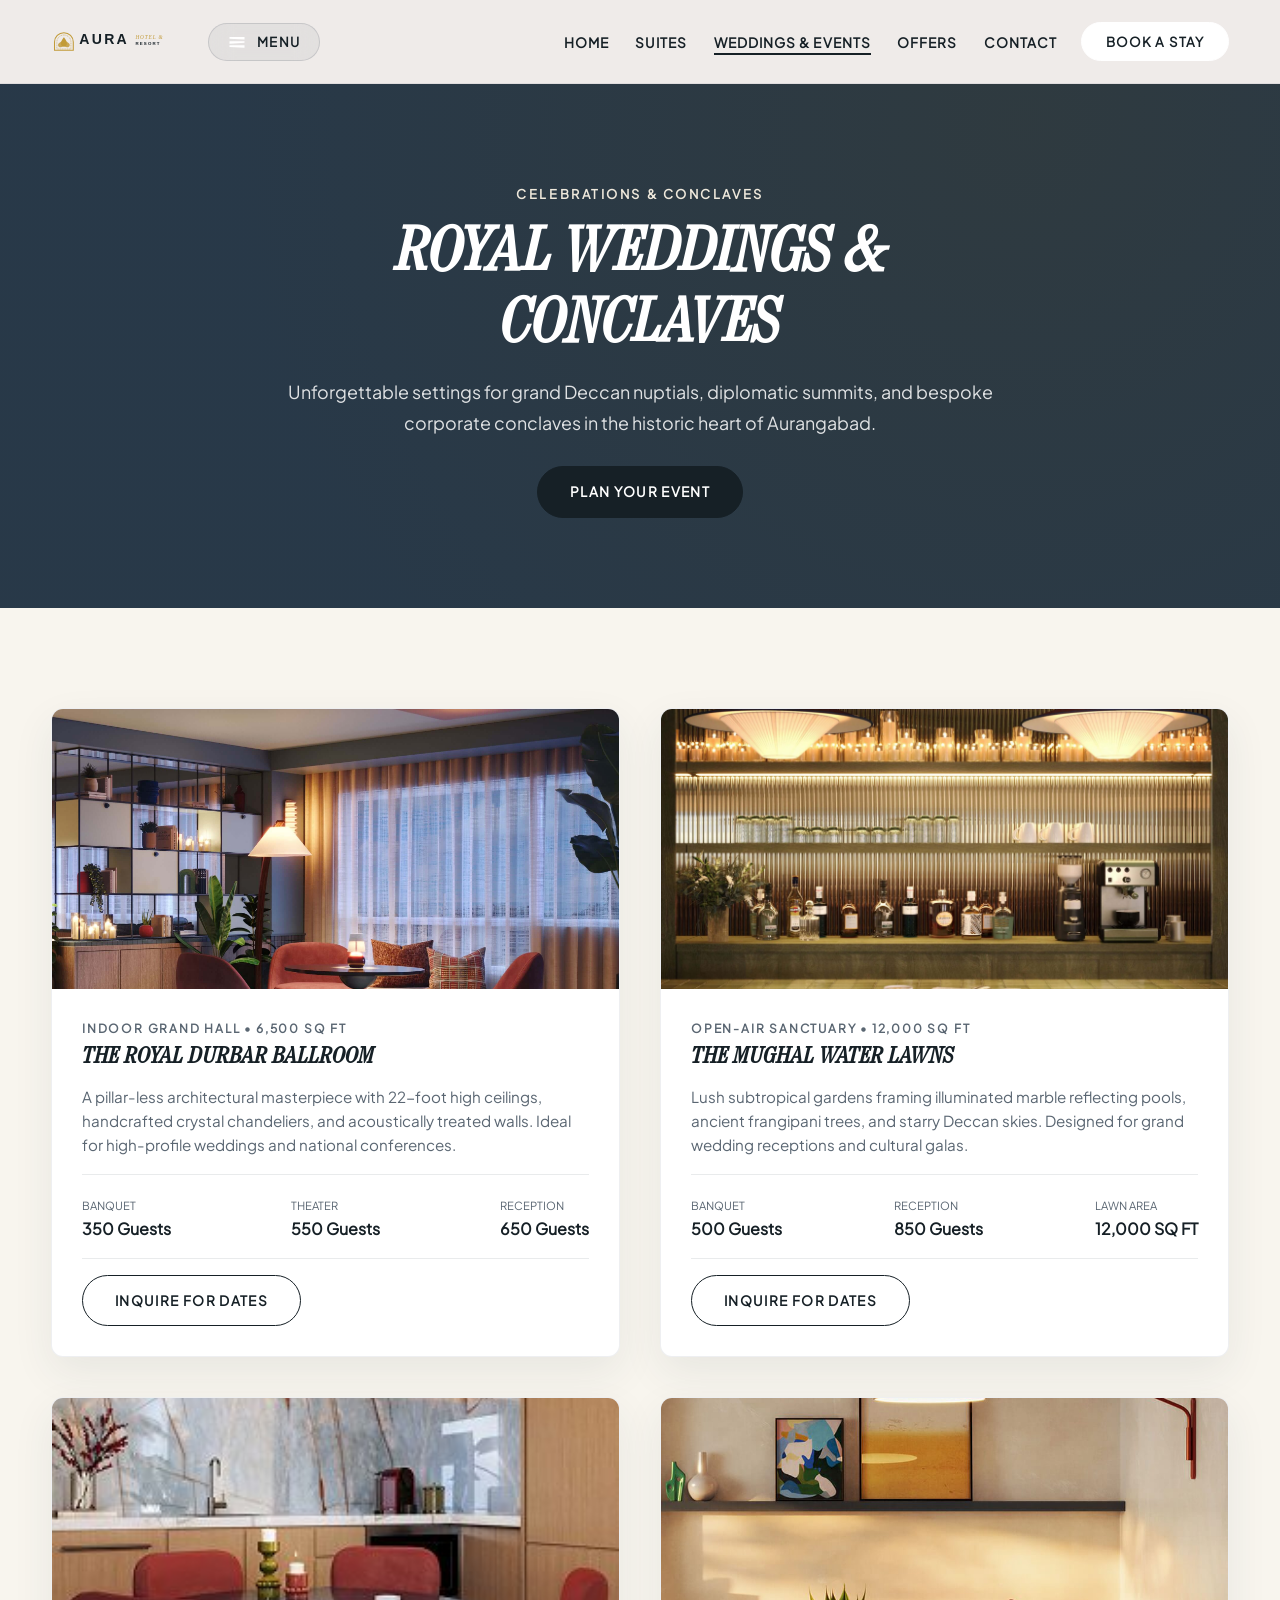
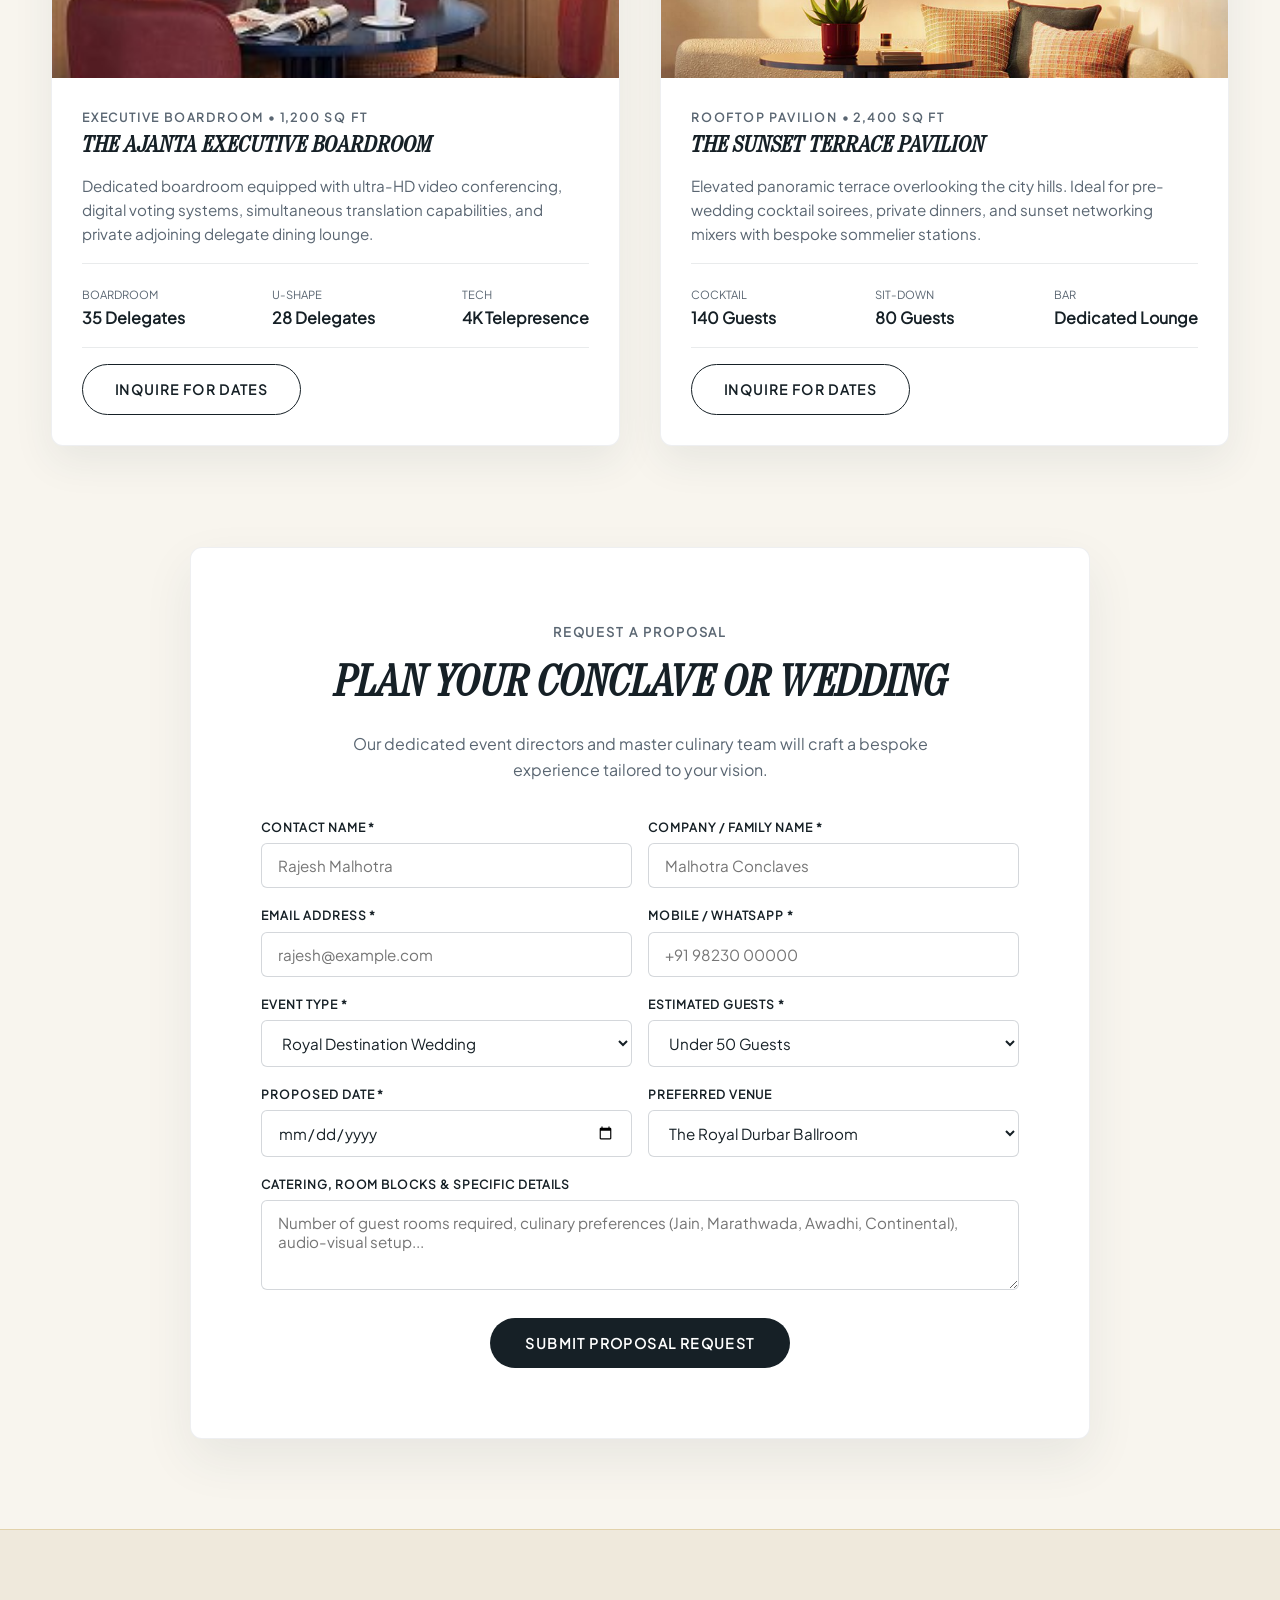
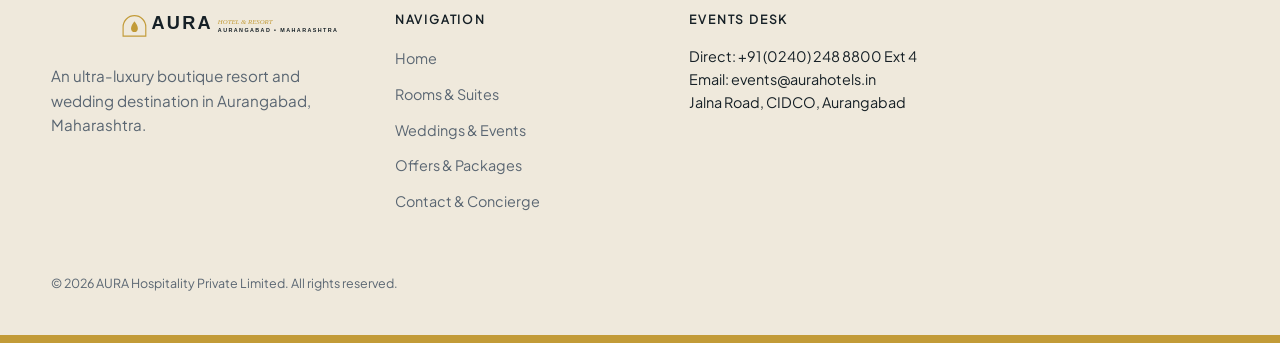
<file: events.html>
<!DOCTYPE html>
<html lang="en">
<head>
  <meta charset="UTF-8">
  <meta name="viewport" content="width=device-width, initial-scale=1.0">
  <title>Weddings, Banquets & Conclaves | AURA Hotel & Resort Aurangabad</title>
  <meta name="description" content="Host regal weddings, royal banquets, and high-level corporate conclaves at AURA Hotel & Resort, Aurangabad. Grand ballrooms, landscaped Mughal water lawns, and tailored culinary catering.">
  <link rel="icon" type="image/svg+xml" href="assets/images/AU.svg">

  <link rel="stylesheet" href="css/fonts.css">
  <link rel="stylesheet" href="css/style.css">
  <link rel="stylesheet" href="css/animations.css">
</head>
<body class="inner-page">

  <!-- Navigation Drawer -->
  <aside class="main-drawer" id="mainDrawer" aria-label="Main Navigation Drawer">
    <div class="drawer-header">
      <div class="container">
        <a href="index.html" class="site-logo-link">
          <img src="assets/images/AURA-logo-dark.svg" alt="AURA Hotel" class="site-logo">
        </a>
        <button class="drawer-close" id="drawerClose" aria-label="Close Menu">
          <span>Close</span>
          <svg width="18" height="18" viewBox="0 0 24 24" fill="none" stroke="#293A4A" stroke-width="2"><path d="M18 6L6 18M6 6L18 18"/></svg>
        </button>
      </div>
    </div>
    <div class="drawer-body">
      <div class="container">
        <div class="drawer-grid">
          <ul class="drawer-nav">
            <li class="drawer-nav-item"><a href="index.html" class="drawer-nav-link"><span>Home</span></a></li>
            <li class="drawer-nav-item"><a href="rooms.html" class="drawer-nav-link"><span>Rooms & Suites</span></a><img src="assets/images/Residences_BG-1.gif" alt="Suites" class="drawer-nav-preview"></li>
            <li class="drawer-nav-item"><a href="events.html" class="drawer-nav-link"><span>Weddings & Events</span></a><img src="assets/images/Day_Night_BG-1.gif" alt="Events" class="drawer-nav-preview"></li>
            <li class="drawer-nav-item"><a href="offers.html" class="drawer-nav-link"><span>Offers & Packages</span></a><img src="assets/images/Diners-1.gif" alt="Offers" class="drawer-nav-preview"></li>
            <li class="drawer-nav-item"><a href="contact.html" class="drawer-nav-link"><span>Contact & Concierge</span></a><img src="assets/images/shopper-2.png" alt="Contact" class="drawer-nav-preview"></li>
            <li class="drawer-nav-item"><a href="#" class="drawer-nav-link" data-open-booking><span>Book a Stay</span></a><img src="assets/images/hotel-1.jpg" alt="Book" class="drawer-nav-preview"></li>
          </ul>
          <div class="drawer-info">
            <div class="drawer-info-block">
              <h4>Banquets & Weddings Desk</h4>
              <p>Email: <a href="mailto:events@aurahotels.in">events@aurahotels.in</a><br>Phone: <a href="tel:02402488800">+91 (0240) 248 8800 Ext 4</a></p>
            </div>
          </div>
        </div>
      </div>
    </div>
  </aside>

  <!-- Header -->
  <header class="site-header">
    <div class="container">
      <div class="header-inner">
        <div class="header-left">
          <a href="index.html" class="site-logo-link">
            <img src="assets/images/AURA-white-logo.svg" alt="AURA Hotel" class="site-logo logo--white">
            <img src="assets/images/AURA-logo-dark.svg" alt="AURA Hotel" class="site-logo logo--dark">
          </a>
          <button class="nav-trigger" id="navTrigger" aria-label="Open Menu">
            <svg width="20" height="20" viewBox="0 0 24 24" fill="none"><path d="M3 18V16H21V19L3 18ZM3 14V11H21V13L3 14ZM3 8V6H21V9L3 8Z" fill="#293A4A"/></svg>
            <span>Menu</span>
          </button>
        </div>

        <div class="header-right">
          <ul class="header-nav-list">
            <li><a href="index.html" class="nav-link">Home</a></li>
            <li><a href="rooms.html" class="nav-link">Suites</a></li>
            <li><a href="events.html" class="nav-link active">Weddings & Events</a></li>
            <li><a href="offers.html" class="nav-link">Offers</a></li>
            <li><a href="contact.html" class="nav-link">Contact</a></li>
          </ul>
          <button class="btn-inquire" data-open-booking>Book a Stay</button>
        </div>
      </div>
    </div>
  </header>

  <!-- Page Hero Banner -->
  <section class="page-hero">
    <div class="page-hero-overlay"></div>
    <div class="container">
      <span class="page-hero-eyebrow">Celebrations & Conclaves</span>
      <h1 class="page-hero-title">Royal Weddings & Conclaves</h1>
      <p class="page-hero-desc">
        Unforgettable settings for grand Deccan nuptials, diplomatic summits, and bespoke corporate conclaves in the historic heart of Aurangabad.
      </p>
      <a href="#event-rfp" class="btn-luxury" style="margin: 0 auto;">Plan Your Event</a>
    </div>
  </section>

  <!-- Venues Grid -->
  <section class="container">
    <div class="events-venues-grid">

      <!-- Venue 1 -->
      <div class="venue-card fade-in-section">
        <div class="venue-card-media">
          <img src="assets/images/Duos_Wynwood_Lobby.jpg" alt="The Royal Durbar Ballroom">
        </div>
        <div class="venue-card-body">
          <span style="font-size: 0.75rem; letter-spacing: 0.15em; text-transform: uppercase; color: var(--color-navy-muted); font-weight: 700;">Indoor Grand Hall • 6,500 SQ FT</span>
          <h2 class="venue-card-title">The Royal Durbar Ballroom</h2>
          <p style="color: var(--color-navy-muted); font-size: 0.95rem; line-height: 1.6;">
            A pillar-less architectural masterpiece with 22-foot high ceilings, handcrafted crystal chandeliers, and acoustically treated walls. Ideal for high-profile weddings and national conferences.
          </p>
          <div class="venue-stats">
            <div><span style="font-size: 0.7rem; text-transform: uppercase; color: var(--color-navy-muted);">Banquet</span><br><strong>350 Guests</strong></div>
            <div><span style="font-size: 0.7rem; text-transform: uppercase; color: var(--color-navy-muted);">Theater</span><br><strong>550 Guests</strong></div>
            <div><span style="font-size: 0.7rem; text-transform: uppercase; color: var(--color-navy-muted);">Reception</span><br><strong>650 Guests</strong></div>
          </div>
          <a href="#event-rfp" class="btn-luxury btn-luxury-outline" style="align-self: flex-start; margin-top: auto;">Inquire For Dates</a>
        </div>
      </div>

      <!-- Venue 2 -->
      <div class="venue-card fade-in-section">
        <div class="venue-card-media">
          <img src="assets/images/Duos_Wynwood_Lobby_Bar.jpg" alt="The Mughal Courtyard Lawns">
        </div>
        <div class="venue-card-body">
          <span style="font-size: 0.75rem; letter-spacing: 0.15em; text-transform: uppercase; color: var(--color-navy-muted); font-weight: 700;">Open-Air Sanctuary • 12,000 SQ FT</span>
          <h2 class="venue-card-title">The Mughal Water Lawns</h2>
          <p style="color: var(--color-navy-muted); font-size: 0.95rem; line-height: 1.6;">
            Lush subtropical gardens framing illuminated marble reflecting pools, ancient frangipani trees, and starry Deccan skies. Designed for grand wedding receptions and cultural galas.
          </p>
          <div class="venue-stats">
            <div><span style="font-size: 0.7rem; text-transform: uppercase; color: var(--color-navy-muted);">Banquet</span><br><strong>500 Guests</strong></div>
            <div><span style="font-size: 0.7rem; text-transform: uppercase; color: var(--color-navy-muted);">Reception</span><br><strong>850 Guests</strong></div>
            <div><span style="font-size: 0.7rem; text-transform: uppercase; color: var(--color-navy-muted);">Lawn Area</span><br><strong>12,000 SQ FT</strong></div>
          </div>
          <a href="#event-rfp" class="btn-luxury btn-luxury-outline" style="align-self: flex-start; margin-top: auto;">Inquire For Dates</a>
        </div>
      </div>

      <!-- Venue 3 -->
      <div class="venue-card fade-in-section">
        <div class="venue-card-media">
          <img src="assets/images/hotel-1.jpg" alt="The Ajanta Executive Conclave">
        </div>
        <div class="venue-card-body">
          <span style="font-size: 0.75rem; letter-spacing: 0.15em; text-transform: uppercase; color: var(--color-navy-muted); font-weight: 700;">Executive Boardroom • 1,200 SQ FT</span>
          <h2 class="venue-card-title">The Ajanta Executive Boardroom</h2>
          <p style="color: var(--color-navy-muted); font-size: 0.95rem; line-height: 1.6;">
            Dedicated boardroom equipped with ultra-HD video conferencing, digital voting systems, simultaneous translation capabilities, and private adjoining delegate dining lounge.
          </p>
          <div class="venue-stats">
            <div><span style="font-size: 0.7rem; text-transform: uppercase; color: var(--color-navy-muted);">Boardroom</span><br><strong>35 Delegates</strong></div>
            <div><span style="font-size: 0.7rem; text-transform: uppercase; color: var(--color-navy-muted);">U-Shape</span><br><strong>28 Delegates</strong></div>
            <div><span style="font-size: 0.7rem; text-transform: uppercase; color: var(--color-navy-muted);">Tech</span><br><strong>4K Telepresence</strong></div>
          </div>
          <a href="#event-rfp" class="btn-luxury btn-luxury-outline" style="align-self: flex-start; margin-top: auto;">Inquire For Dates</a>
        </div>
      </div>

      <!-- Venue 4 -->
      <div class="venue-card fade-in-section">
        <div class="venue-card-media">
          <img src="assets/images/Duos_Wynwood_Bedroom.jpg" alt="The Sunset Terrace Pavilion">
        </div>
        <div class="venue-card-body">
          <span style="font-size: 0.75rem; letter-spacing: 0.15em; text-transform: uppercase; color: var(--color-navy-muted); font-weight: 700;">Rooftop Pavilion • 2,400 SQ FT</span>
          <h2 class="venue-card-title">The Sunset Terrace Pavilion</h2>
          <p style="color: var(--color-navy-muted); font-size: 0.95rem; line-height: 1.6;">
            Elevated panoramic terrace overlooking the city hills. Ideal for pre-wedding cocktail soirees, private dinners, and sunset networking mixers with bespoke sommelier stations.
          </p>
          <div class="venue-stats">
            <div><span style="font-size: 0.7rem; text-transform: uppercase; color: var(--color-navy-muted);">Cocktail</span><br><strong>140 Guests</strong></div>
            <div><span style="font-size: 0.7rem; text-transform: uppercase; color: var(--color-navy-muted);">Sit-Down</span><br><strong>80 Guests</strong></div>
            <div><span style="font-size: 0.7rem; text-transform: uppercase; color: var(--color-navy-muted);">Bar</span><br><strong>Dedicated Lounge</strong></div>
          </div>
          <a href="#event-rfp" class="btn-luxury btn-luxury-outline" style="align-self: flex-start; margin-top: auto;">Inquire For Dates</a>
        </div>
      </div>

    </div>
  </section>

  <!-- Event RFP Inquiry Form Section -->
  <section class="container" id="event-rfp" style="padding-bottom: 90px;">
    <div style="background: var(--color-white); border-radius: 12px; padding: clamp(40px, 6vw, 70px); box-shadow: 0 20px 50px rgba(41,58,74,0.08); border: 1px solid rgba(41,58,74,0.08); max-width: 900px; margin: 0 auto;">
      <div style="text-align: center; margin-bottom: 36px;">
        <span style="font-size: 0.8rem; letter-spacing: 0.15em; text-transform: uppercase; color: var(--color-navy-muted); font-weight: 700;">Request a Proposal</span>
        <h2 style="font-family: var(--font-display); font-size: clamp(2rem, 3.5vw, 2.8rem); font-weight: 700; text-transform: uppercase; color: var(--color-navy); margin-top: 6px;">Plan Your Conclave or Wedding</h2>
        <p style="color: var(--color-navy-muted); max-width: 600px; margin: 10px auto 0 auto;">Our dedicated event directors and master culinary team will craft a bespoke experience tailored to your vision.</p>
      </div>

      <form id="eventRfpForm" style="display: flex; flex-direction: column; gap: 18px;">
        <div class="form-row">
          <div class="form-group"><label for="rfpName">Contact Name *</label><input type="text" id="rfpName" class="form-control" placeholder="Rajesh Malhotra" required></div>
          <div class="form-group"><label for="rfpOrg">Company / Family Name *</label><input type="text" id="rfpOrg" class="form-control" placeholder="Malhotra Conclaves" required></div>
        </div>
        <div class="form-row">
          <div class="form-group"><label for="rfpEmail">Email Address *</label><input type="email" id="rfpEmail" class="form-control" placeholder="rajesh@example.com" required></div>
          <div class="form-group"><label for="rfpPhone">Mobile / WhatsApp *</label><input type="tel" id="rfpPhone" class="form-control" placeholder="+91 98230 00000" required></div>
        </div>
        <div class="form-row">
          <div class="form-group">
            <label for="rfpType">Event Type *</label>
            <select id="rfpType" class="form-control">
              <option value="wedding">Royal Destination Wedding</option>
              <option value="corporate">Corporate Summit / Conclave</option>
              <option value="banquet">Gala Banquet / Anniversary</option>
              <option value="cocktail">Private Cocktail Reception</option>
            </select>
          </div>
          <div class="form-group">
            <label for="rfpGuests">Estimated Guests *</label>
            <select id="rfpGuests" class="form-control">
              <option value="50">Under 50 Guests</option>
              <option value="150">50 - 150 Guests</option>
              <option value="350">150 - 350 Guests</option>
              <option value="500plus">350 - 800+ Guests</option>
            </select>
          </div>
        </div>
        <div class="form-row">
          <div class="form-group"><label for="rfpDate">Proposed Date *</label><input type="date" id="rfpDate" class="form-control" required></div>
          <div class="form-group">
            <label for="rfpVenue">Preferred Venue</label>
            <select id="rfpVenue" class="form-control">
              <option value="durbar">The Royal Durbar Ballroom</option>
              <option value="lawns">The Mughal Water Lawns</option>
              <option value="boardroom">The Ajanta Executive Boardroom</option>
              <option value="pavilion">The Sunset Terrace Pavilion</option>
            </select>
          </div>
        </div>
        <div class="form-group">
          <label for="rfpNotes">Catering, Room Blocks & Specific Details</label>
          <textarea id="rfpNotes" class="form-control" placeholder="Number of guest rooms required, culinary preferences (Jain, Marathwada, Awadhi, Continental), audio-visual setup..."></textarea>
        </div>
        <button type="submit" class="form-submit-btn" style="width: 100%; max-width: 300px; margin: 10px auto 0 auto;">Submit Proposal Request</button>
      </form>
    </div>
  </section>

  <!-- Footer -->
  <footer class="site-footer">
    <div class="container">
      <div class="footer-top-grid">
        <div class="footer-brand">
          <img src="assets/images/AURA-logo-footer.svg" alt="AURA Hotel" class="footer-logo">
          <p class="footer-tagline">An ultra-luxury boutique resort and wedding destination in Aurangabad, Maharashtra.</p>
        </div>
        <div class="footer-col">
          <h4>Navigation</h4>
          <ul>
            <li><a href="index.html">Home</a></li>
            <li><a href="rooms.html">Rooms & Suites</a></li>
            <li><a href="events.html">Weddings & Events</a></li>
            <li><a href="offers.html">Offers & Packages</a></li>
            <li><a href="contact.html">Contact & Concierge</a></li>
          </ul>
        </div>
        <div class="footer-col">
          <h4>Events Desk</h4>
          <p style="font-size: 0.9rem; color: var(--color-navy); line-height: 1.6;">
            Direct: +91 (0240) 248 8800 Ext 4<br>
            Email: events@aurahotels.in<br>
            Jalna Road, CIDCO, Aurangabad
          </p>
        </div>
      </div>
      <div class="footer-legal"><p>© 2026 AURA Hospitality Private Limited. All rights reserved.</p></div>
    </div>
  </footer>

  <!-- Booking Modal Drawer -->
  <div class="modal-overlay" id="bookingOverlay"></div>
  <div class="inquiry-drawer" id="bookingDrawer" aria-modal="true" role="dialog">
    <div class="inquiry-drawer-header">
      <h3 class="inquiry-drawer-title">Book Your Stay</h3>
      <button class="inquiry-close" id="bookingClose">✕</button>
    </div>
    <form class="inquiry-form" id="bookingForm">
      <div class="form-row">
        <div class="form-group"><label>Check-In *</label><input type="date" id="bookCheckIn" class="form-control" required></div>
        <div class="form-group"><label>Check-Out *</label><input type="date" id="bookCheckOut" class="form-control" required></div>
      </div>
      <div class="form-row">
        <div class="form-group"><label>Guests *</label><select id="bookGuests" class="form-control"><option value="2">2 Guests</option><option value="4">4 Guests</option></select></div>
        <div class="form-group"><label>Room *</label><select id="bookRoomType" class="form-control"><option value="deluxe-room">Deluxe Garden Room</option><option value="royal-suite">Royal Ajanta Suite</option></select></div>
      </div>
      <div class="form-row">
        <div class="form-group"><label>First Name *</label><input type="text" id="guestFirstName" class="form-control" required></div>
        <div class="form-group"><label>Last Name *</label><input type="text" id="guestLastName" class="form-control" required></div>
      </div>
      <div class="form-row">
        <div class="form-group"><label>Email *</label><input type="email" id="guestEmail" class="form-control" required></div>
        <div class="form-group"><label>Phone *</label><input type="tel" id="guestPhone" class="form-control" required></div>
      </div>
      <button type="submit" class="form-submit-btn">Confirm Reservation</button>
    </form>
    <div class="inquiry-success" id="bookingSuccess">
      <div class="inquiry-success-icon">✓</div>
      <h3>Reservation Confirmed</h3>
      <p>Reference: <span id="bookingConfNumber">AURA-8492</span></p>
    </div>
  </div>

  <script src="js/data.js"></script>
  <script src="js/main.js"></script>
</body>
</html>
</file>
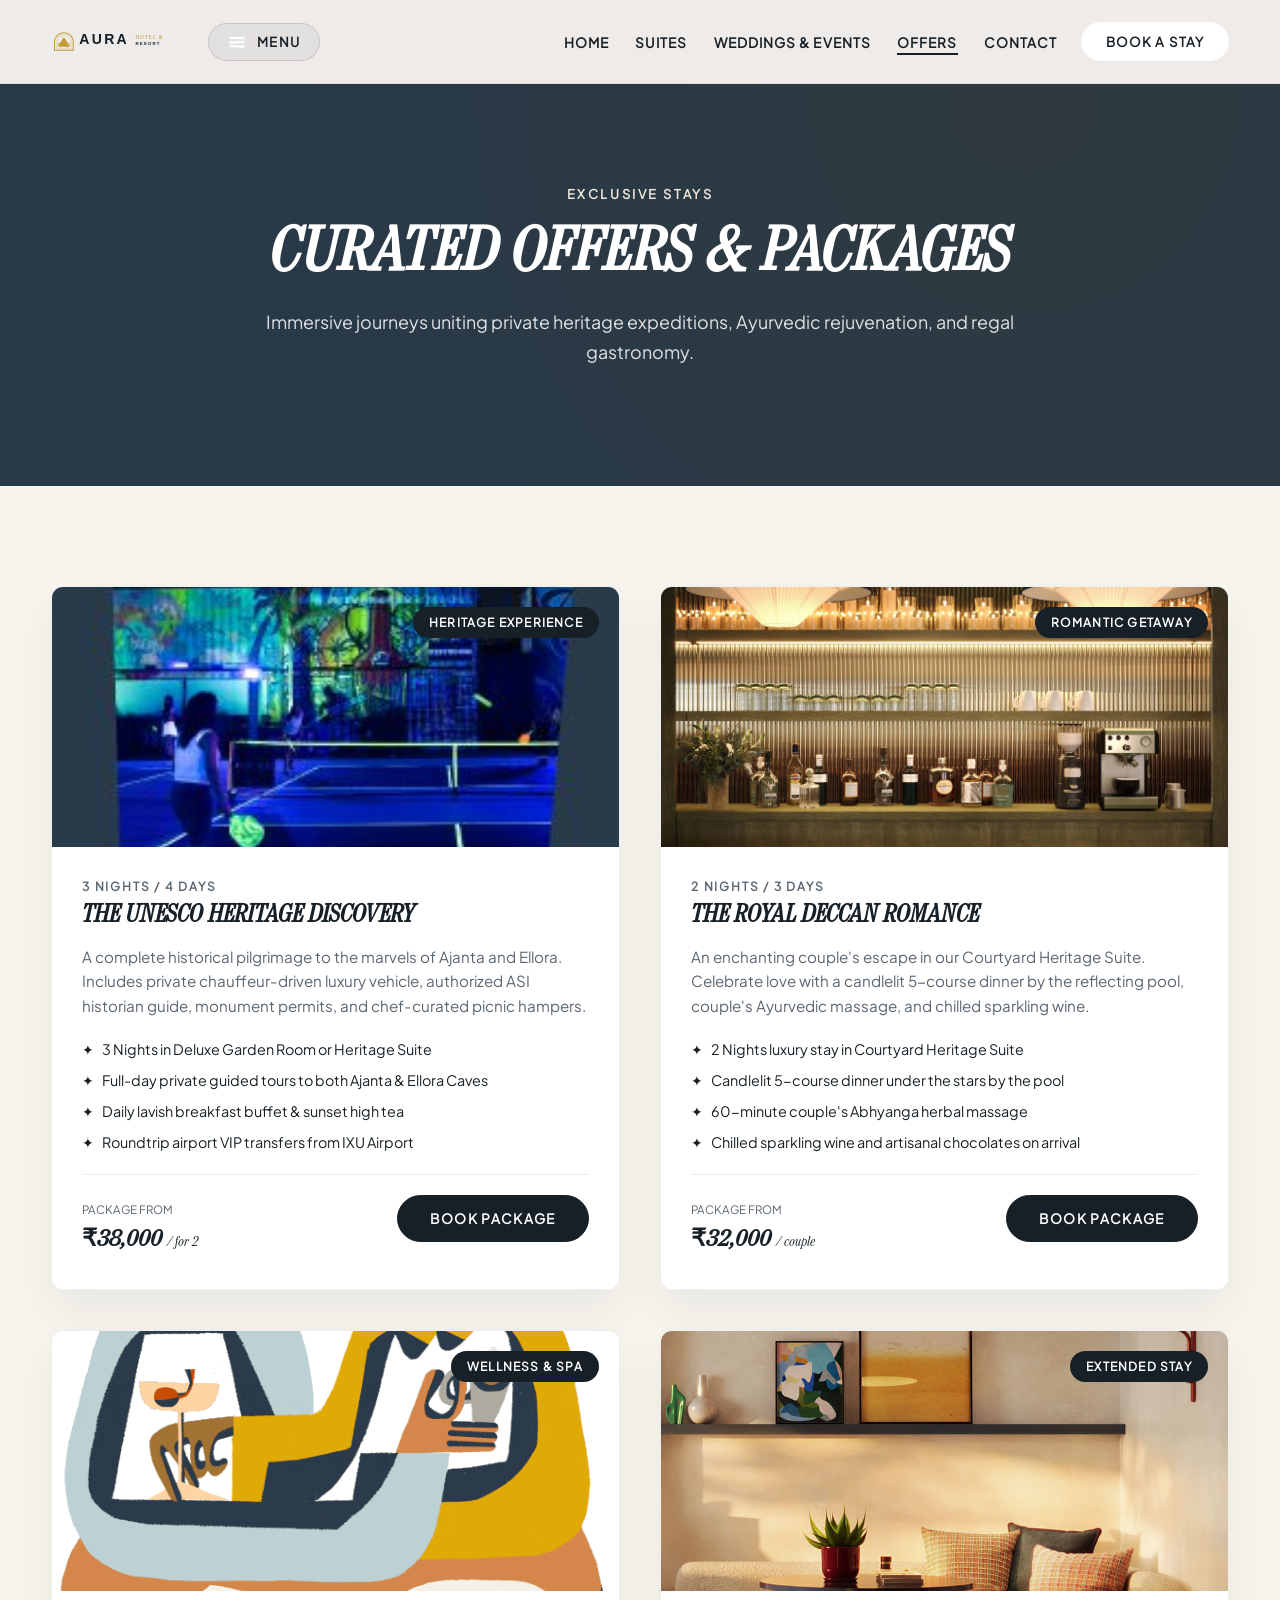
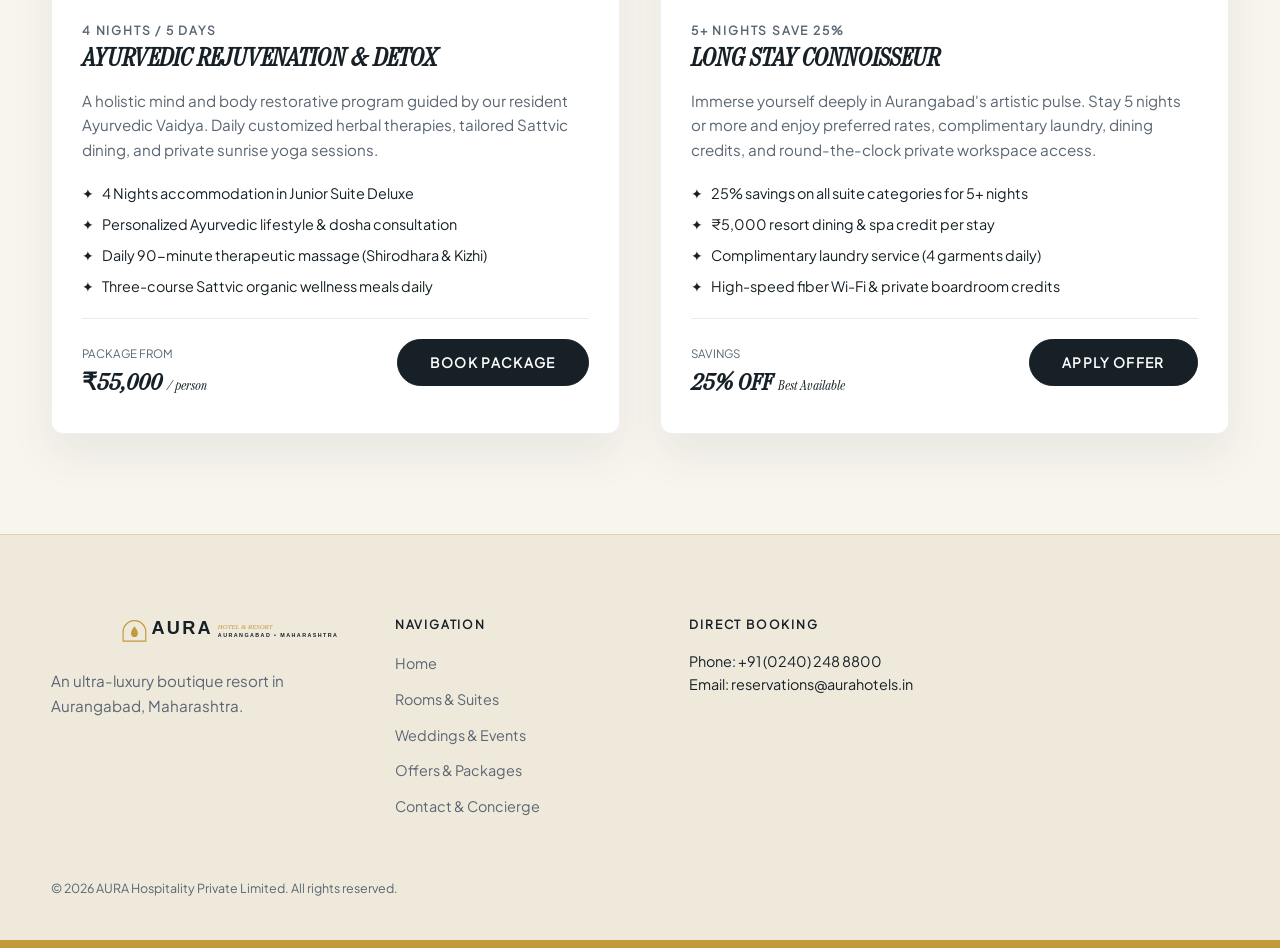
<file: offers.html>
<!DOCTYPE html>
<html lang="en">
<head>
  <meta charset="UTF-8">
  <meta name="viewport" content="width=device-width, initial-scale=1.0">
  <title>Exclusive Offers & Packages | AURA Hotel & Resort Aurangabad</title>
  <meta name="description" content="Discover curated luxury resort packages and seasonal escapes at AURA Hotel & Resort, Aurangabad. UNESCO heritage tours, couples romantic getaways, and Ayurvedic spa retreats.">
  <link rel="icon" type="image/svg+xml" href="assets/images/AU.svg">

  <link rel="stylesheet" href="css/fonts.css">
  <link rel="stylesheet" href="css/style.css">
  <link rel="stylesheet" href="css/animations.css">
</head>
<body class="inner-page">

  <!-- Navigation Drawer -->
  <aside class="main-drawer" id="mainDrawer" aria-label="Main Navigation Drawer">
    <div class="drawer-header">
      <div class="container">
        <a href="index.html" class="site-logo-link">
          <img src="assets/images/AURA-logo-dark.svg" alt="AURA Hotel" class="site-logo">
        </a>
        <button class="drawer-close" id="drawerClose" aria-label="Close Menu">
          <span>Close</span>
          <svg width="18" height="18" viewBox="0 0 24 24" fill="none" stroke="#293A4A" stroke-width="2"><path d="M18 6L6 18M6 6L18 18"/></svg>
        </button>
      </div>
    </div>
    <div class="drawer-body">
      <div class="container">
        <div class="drawer-grid">
          <ul class="drawer-nav">
            <li class="drawer-nav-item"><a href="index.html" class="drawer-nav-link"><span>Home</span></a></li>
            <li class="drawer-nav-item"><a href="rooms.html" class="drawer-nav-link"><span>Rooms & Suites</span></a><img src="assets/images/Residences_BG-1.gif" alt="Suites" class="drawer-nav-preview"></li>
            <li class="drawer-nav-item"><a href="events.html" class="drawer-nav-link"><span>Weddings & Events</span></a><img src="assets/images/Day_Night_BG-1.gif" alt="Events" class="drawer-nav-preview"></li>
            <li class="drawer-nav-item"><a href="offers.html" class="drawer-nav-link"><span>Offers & Packages</span></a><img src="assets/images/Diners-1.gif" alt="Offers" class="drawer-nav-preview"></li>
            <li class="drawer-nav-item"><a href="contact.html" class="drawer-nav-link"><span>Contact & Concierge</span></a><img src="assets/images/shopper-2.png" alt="Contact" class="drawer-nav-preview"></li>
            <li class="drawer-nav-item"><a href="#" class="drawer-nav-link" data-open-booking><span>Book a Stay</span></a><img src="assets/images/hotel-1.jpg" alt="Book" class="drawer-nav-preview"></li>
          </ul>
          <div class="drawer-info">
            <div class="drawer-info-block">
              <h4>Direct Reservations</h4>
              <p><a href="tel:02402488800">+91 (0240) 248 8800</a><br><a href="mailto:reservations@aurahotels.in">reservations@aurahotels.in</a></p>
            </div>
          </div>
        </div>
      </div>
    </div>
  </aside>

  <!-- Header -->
  <header class="site-header">
    <div class="container">
      <div class="header-inner">
        <div class="header-left">
          <a href="index.html" class="site-logo-link">
            <img src="assets/images/AURA-white-logo.svg" alt="AURA Hotel" class="site-logo logo--white">
            <img src="assets/images/AURA-logo-dark.svg" alt="AURA Hotel" class="site-logo logo--dark">
          </a>
          <button class="nav-trigger" id="navTrigger" aria-label="Open Menu">
            <svg width="20" height="20" viewBox="0 0 24 24" fill="none"><path d="M3 18V16H21V19L3 18ZM3 14V11H21V13L3 14ZM3 8V6H21V9L3 8Z" fill="#293A4A"/></svg>
            <span>Menu</span>
          </button>
        </div>

        <div class="header-right">
          <ul class="header-nav-list">
            <li><a href="index.html" class="nav-link">Home</a></li>
            <li><a href="rooms.html" class="nav-link">Suites</a></li>
            <li><a href="events.html" class="nav-link">Weddings & Events</a></li>
            <li><a href="offers.html" class="nav-link active">Offers</a></li>
            <li><a href="contact.html" class="nav-link">Contact</a></li>
          </ul>
          <button class="btn-inquire" data-open-booking>Book a Stay</button>
        </div>
      </div>
    </div>
  </header>

  <!-- Page Hero Banner -->
  <section class="page-hero">
    <div class="page-hero-overlay"></div>
    <div class="container">
      <span class="page-hero-eyebrow">Exclusive Stays</span>
      <h1 class="page-hero-title">Curated Offers & Packages</h1>
      <p class="page-hero-desc">
        Immersive journeys uniting private heritage expeditions, Ayurvedic rejuvenation, and regal gastronomy.
      </p>
    </div>
  </section>

  <!-- Offers Grid -->
  <section class="container">
    <div class="offers-grid">

      <!-- Offer 1 -->
      <article class="offer-card fade-in-section">
        <span class="offer-badge">Heritage Experience</span>
        <div class="offer-media">
          <img src="assets/images/Wynwood.jpg" alt="UNESCO Ajanta & Ellora Discovery">
        </div>
        <div class="offer-body">
          <span style="font-size: 0.75rem; letter-spacing: 0.15em; text-transform: uppercase; color: var(--color-navy-muted); font-weight: 700;">3 Nights / 4 Days</span>
          <h2 class="offer-title">The UNESCO Heritage Discovery</h2>
          <p style="color: var(--color-navy-muted); font-size: 0.95rem; line-height: 1.6;">
            A complete historical pilgrimage to the marvels of Ajanta and Ellora. Includes private chauffeur-driven luxury vehicle, authorized ASI historian guide, monument permits, and chef-curated picnic hampers.
          </p>
          <ul class="offer-inclusions">
            <li>3 Nights in Deluxe Garden Room or Heritage Suite</li>
            <li>Full-day private guided tours to both Ajanta & Ellora Caves</li>
            <li>Daily lavish breakfast buffet & sunset high tea</li>
            <li>Roundtrip airport VIP transfers from IXU Airport</li>
          </ul>
          <div style="display: flex; justify-content: space-between; align-items: center; margin-top: auto; padding-top: 20px; border-top: 1px solid rgba(41,58,74,0.1);">
            <div>
              <span style="font-size: 0.72rem; text-transform: uppercase; color: var(--color-navy-muted);">Package From</span>
              <div style="font-family: var(--font-display); font-size: 1.5rem; font-weight: 700; color: var(--color-navy);">₹38,000 <span style="font-size: 0.8rem; font-weight: 500;">/ for 2</span></div>
            </div>
            <button class="btn-luxury" data-open-booking>Book Package</button>
          </div>
        </div>
      </article>

      <!-- Offer 2 -->
      <article class="offer-card fade-in-section">
        <span class="offer-badge">Romantic Getaway</span>
        <div class="offer-media">
          <img src="assets/images/Duos_Wynwood_Lobby_Bar.jpg" alt="Royal Deccan Romance">
        </div>
        <div class="offer-body">
          <span style="font-size: 0.75rem; letter-spacing: 0.15em; text-transform: uppercase; color: var(--color-navy-muted); font-weight: 700;">2 Nights / 3 Days</span>
          <h2 class="offer-title">The Royal Deccan Romance</h2>
          <p style="color: var(--color-navy-muted); font-size: 0.95rem; line-height: 1.6;">
            An enchanting couple's escape in our Courtyard Heritage Suite. Celebrate love with a candlelit 5-course dinner by the reflecting pool, couple's Ayurvedic massage, and chilled sparkling wine.
          </p>
          <ul class="offer-inclusions">
            <li>2 Nights luxury stay in Courtyard Heritage Suite</li>
            <li>Candlelit 5-course dinner under the stars by the pool</li>
            <li>60-minute couple's Abhyanga herbal massage</li>
            <li>Chilled sparkling wine and artisanal chocolates on arrival</li>
          </ul>
          <div style="display: flex; justify-content: space-between; align-items: center; margin-top: auto; padding-top: 20px; border-top: 1px solid rgba(41,58,74,0.1);">
            <div>
              <span style="font-size: 0.72rem; text-transform: uppercase; color: var(--color-navy-muted);">Package From</span>
              <div style="font-family: var(--font-display); font-size: 1.5rem; font-weight: 700; color: var(--color-navy);">₹32,000 <span style="font-size: 0.8rem; font-weight: 500;">/ couple</span></div>
            </div>
            <button class="btn-luxury" data-open-booking>Book Package</button>
          </div>
        </div>
      </article>

      <!-- Offer 3 -->
      <article class="offer-card fade-in-section">
        <span class="offer-badge">Wellness & Spa</span>
        <div class="offer-media">
          <img src="assets/images/Day_Night_BG-1.gif" alt="Ayurvedic Rejuvenation Retreat">
        </div>
        <div class="offer-body">
          <span style="font-size: 0.75rem; letter-spacing: 0.15em; text-transform: uppercase; color: var(--color-navy-muted); font-weight: 700;">4 Nights / 5 Days</span>
          <h2 class="offer-title">Ayurvedic Rejuvenation & Detox</h2>
          <p style="color: var(--color-navy-muted); font-size: 0.95rem; line-height: 1.6;">
            A holistic mind and body restorative program guided by our resident Ayurvedic Vaidya. Daily customized herbal therapies, tailored Sattvic dining, and private sunrise yoga sessions.
          </p>
          <ul class="offer-inclusions">
            <li>4 Nights accommodation in Junior Suite Deluxe</li>
            <li>Personalized Ayurvedic lifestyle & dosha consultation</li>
            <li>Daily 90-minute therapeutic massage (Shirodhara & Kizhi)</li>
            <li>Three-course Sattvic organic wellness meals daily</li>
          </ul>
          <div style="display: flex; justify-content: space-between; align-items: center; margin-top: auto; padding-top: 20px; border-top: 1px solid rgba(41,58,74,0.1);">
            <div>
              <span style="font-size: 0.72rem; text-transform: uppercase; color: var(--color-navy-muted);">Package From</span>
              <div style="font-family: var(--font-display); font-size: 1.5rem; font-weight: 700; color: var(--color-navy);">₹55,000 <span style="font-size: 0.8rem; font-weight: 500;">/ person</span></div>
            </div>
            <button class="btn-luxury" data-open-booking>Book Package</button>
          </div>
        </div>
      </article>

      <!-- Offer 4 -->
      <article class="offer-card fade-in-section">
        <span class="offer-badge">Extended Stay</span>
        <div class="offer-media">
          <img src="assets/images/Duos_Wynwood_Bedroom.jpg" alt="Long Stay Connoisseur">
        </div>
        <div class="offer-body">
          <span style="font-size: 0.75rem; letter-spacing: 0.15em; text-transform: uppercase; color: var(--color-navy-muted); font-weight: 700;">5+ Nights Save 25%</span>
          <h2 class="offer-title">Long Stay Connoisseur</h2>
          <p style="color: var(--color-navy-muted); font-size: 0.95rem; line-height: 1.6;">
            Immerse yourself deeply in Aurangabad's artistic pulse. Stay 5 nights or more and enjoy preferred rates, complimentary laundry, dining credits, and round-the-clock private workspace access.
          </p>
          <ul class="offer-inclusions">
            <li>25% savings on all suite categories for 5+ nights</li>
            <li>₹5,000 resort dining & spa credit per stay</li>
            <li>Complimentary laundry service (4 garments daily)</li>
            <li>High-speed fiber Wi-Fi & private boardroom credits</li>
          </ul>
          <div style="display: flex; justify-content: space-between; align-items: center; margin-top: auto; padding-top: 20px; border-top: 1px solid rgba(41,58,74,0.1);">
            <div>
              <span style="font-size: 0.72rem; text-transform: uppercase; color: var(--color-navy-muted);">Savings</span>
              <div style="font-family: var(--font-display); font-size: 1.5rem; font-weight: 700; color: var(--color-navy);">25% OFF <span style="font-size: 0.8rem; font-weight: 500;">Best Available</span></div>
            </div>
            <button class="btn-luxury" data-open-booking>Apply Offer</button>
          </div>
        </div>
      </article>

    </div>
  </section>

  <!-- Footer -->
  <footer class="site-footer">
    <div class="container">
      <div class="footer-top-grid">
        <div class="footer-brand">
          <img src="assets/images/AURA-logo-footer.svg" alt="AURA Hotel" class="footer-logo">
          <p class="footer-tagline">An ultra-luxury boutique resort in Aurangabad, Maharashtra.</p>
        </div>
        <div class="footer-col">
          <h4>Navigation</h4>
          <ul>
            <li><a href="index.html">Home</a></li>
            <li><a href="rooms.html">Rooms & Suites</a></li>
            <li><a href="events.html">Weddings & Events</a></li>
            <li><a href="offers.html">Offers & Packages</a></li>
            <li><a href="contact.html">Contact & Concierge</a></li>
          </ul>
        </div>
        <div class="footer-col">
          <h4>Direct Booking</h4>
          <p style="font-size: 0.9rem; color: var(--color-navy); line-height: 1.6;">
            Phone: +91 (0240) 248 8800<br>
            Email: reservations@aurahotels.in
          </p>
        </div>
      </div>
      <div class="footer-legal"><p>© 2026 AURA Hospitality Private Limited. All rights reserved.</p></div>
    </div>
  </footer>

  <!-- Booking Modal Drawer -->
  <div class="modal-overlay" id="bookingOverlay"></div>
  <div class="inquiry-drawer" id="bookingDrawer" aria-modal="true" role="dialog">
    <div class="inquiry-drawer-header">
      <h3 class="inquiry-drawer-title">Book Your Stay</h3>
      <button class="inquiry-close" id="bookingClose">✕</button>
    </div>
    <form class="inquiry-form" id="bookingForm">
      <div class="form-row">
        <div class="form-group"><label>Check-In *</label><input type="date" id="bookCheckIn" class="form-control" required></div>
        <div class="form-group"><label>Check-Out *</label><input type="date" id="bookCheckOut" class="form-control" required></div>
      </div>
      <div class="form-row">
        <div class="form-group"><label>Guests *</label><select id="bookGuests" class="form-control"><option value="2">2 Guests</option><option value="4">4 Guests</option></select></div>
        <div class="form-group"><label>Package Choice</label><select id="bookRoomType" class="form-control"><option value="deluxe-room">Heritage Discovery (₹38k)</option><option value="courtyard-suite">Royal Romance (₹32k)</option><option value="junior-suite">Ayurvedic Retreat (₹55k)</option></select></div>
      </div>
      <div class="form-row">
        <div class="form-group"><label>First Name *</label><input type="text" id="guestFirstName" class="form-control" required></div>
        <div class="form-group"><label>Last Name *</label><input type="text" id="guestLastName" class="form-control" required></div>
      </div>
      <div class="form-row">
        <div class="form-group"><label>Email *</label><input type="email" id="guestEmail" class="form-control" required></div>
        <div class="form-group"><label>Phone *</label><input type="tel" id="guestPhone" class="form-control" required></div>
      </div>
      <button type="submit" class="form-submit-btn">Reserve Package</button>
    </form>
    <div class="inquiry-success" id="bookingSuccess">
      <div class="inquiry-success-icon">✓</div>
      <h3>Package Reserved</h3>
      <p>Reference: <span id="bookingConfNumber">AURA-8492</span></p>
    </div>
  </div>

  <script src="js/data.js"></script>
  <script src="js/main.js"></script>
</body>
</html>
</file>
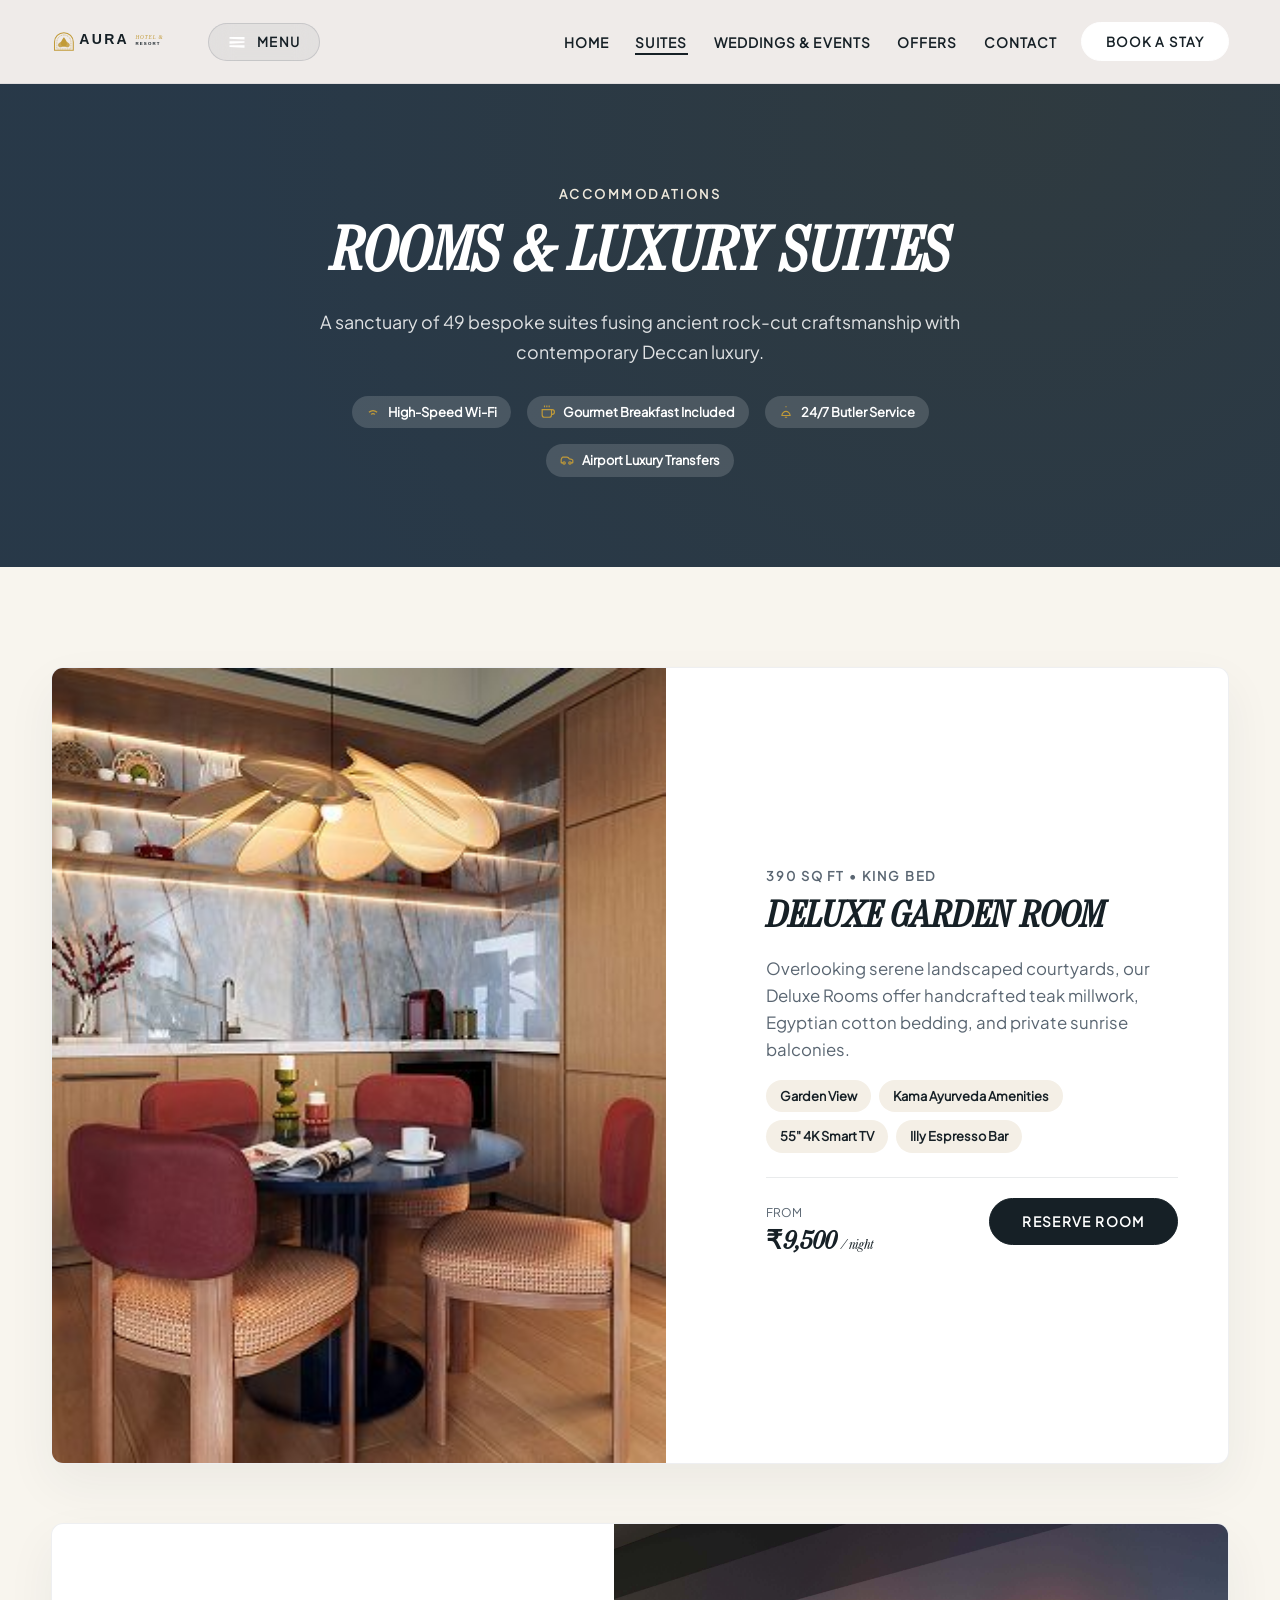
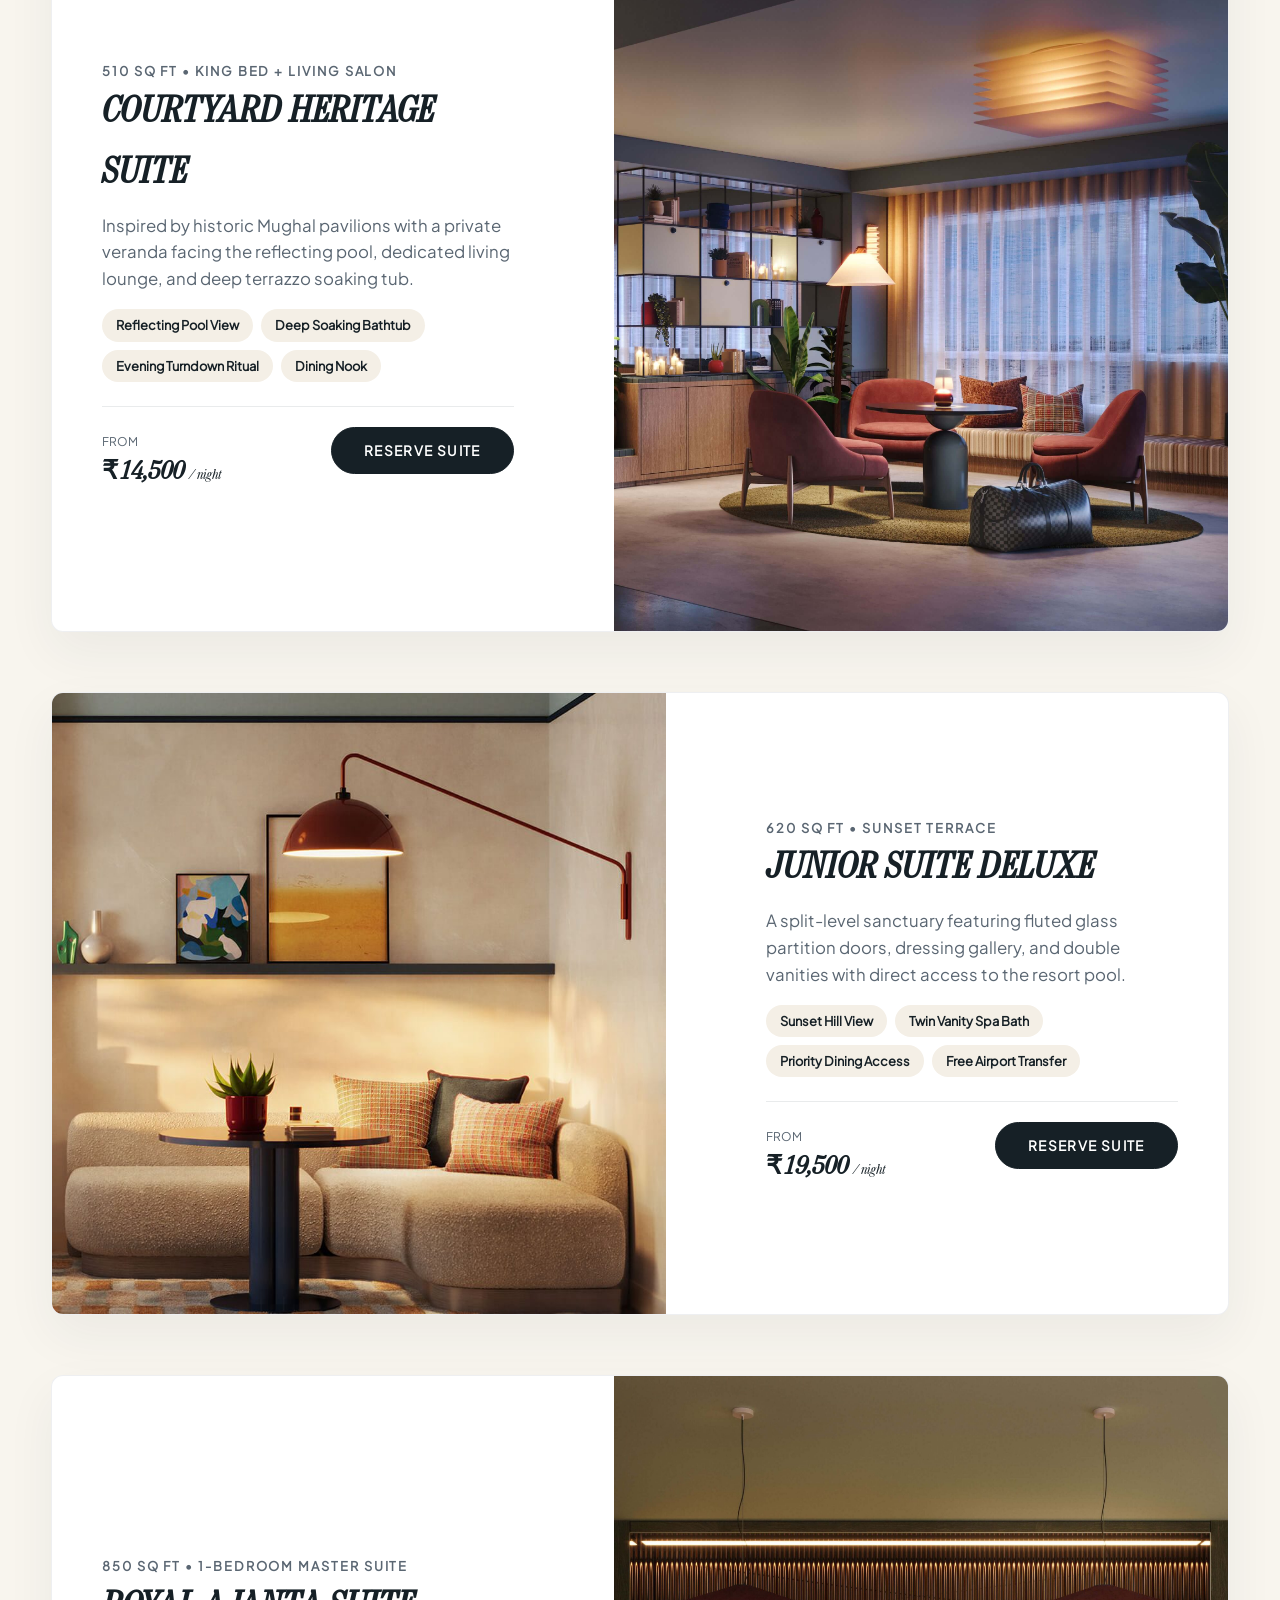
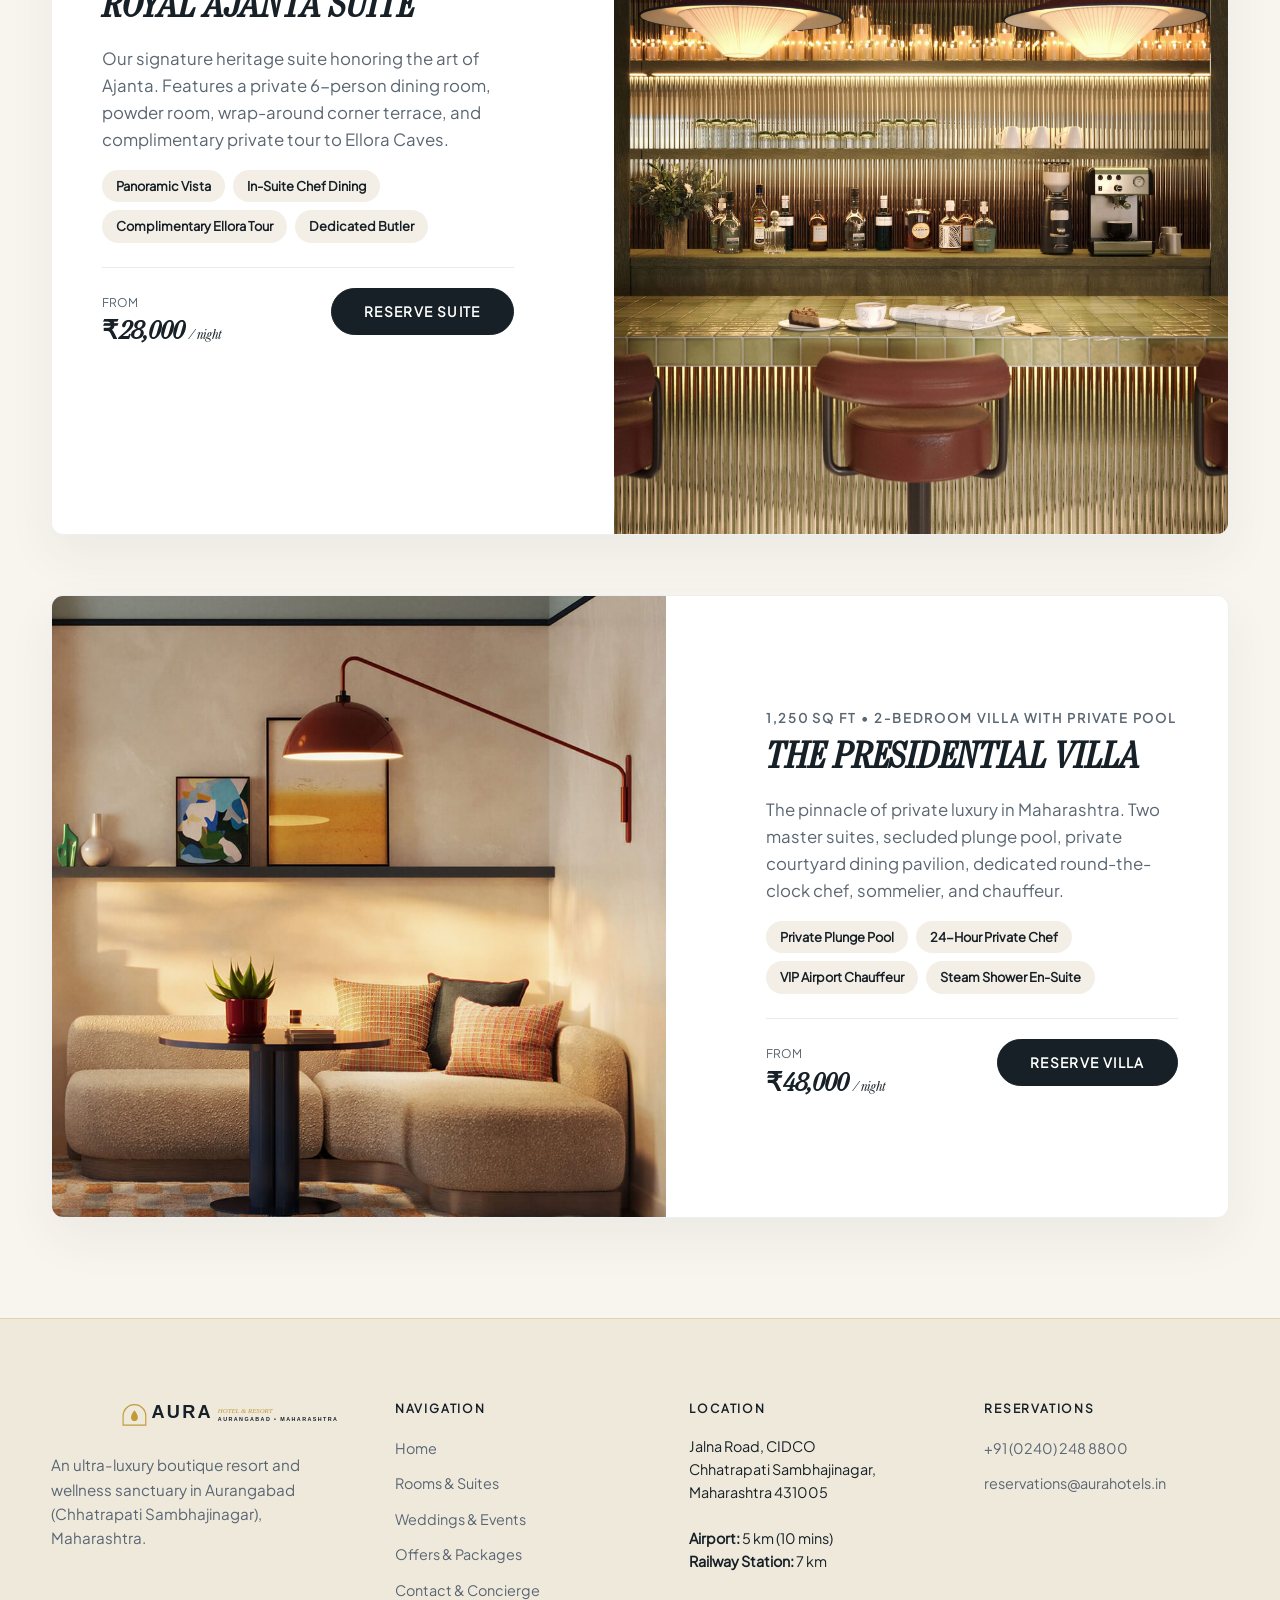
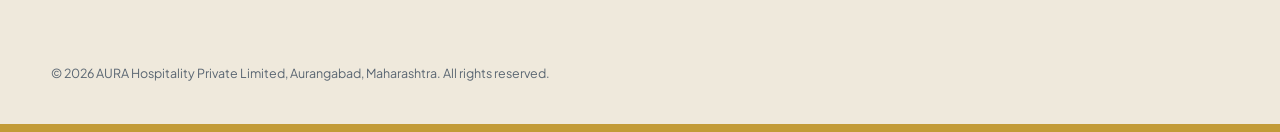
<file: rooms.html>
<!DOCTYPE html>
<html lang="en">
<head>
  <meta charset="UTF-8">
  <meta name="viewport" content="width=device-width, initial-scale=1.0">
  <title>Rooms & Luxury Suites | AURA Hotel & Resort Aurangabad</title>
  <meta name="description" content="Explore luxury rooms and heritage suites at AURA Hotel & Resort, Aurangabad. Bespoke teak millwork, marble baths, private plunge terraces, and 24/7 butler service.">
  <link rel="icon" type="image/svg+xml" href="assets/images/AU.svg">

  <link rel="stylesheet" href="css/fonts.css">
  <link rel="stylesheet" href="css/style.css">
  <link rel="stylesheet" href="css/animations.css">
</head>
<body class="inner-page">

  <!-- Navigation Drawer -->
  <aside class="main-drawer" id="mainDrawer" aria-label="Main Navigation Drawer">
    <div class="drawer-header">
      <div class="container">
        <a href="index.html" class="site-logo-link">
          <img src="assets/images/AURA-logo-dark.svg" alt="AURA Hotel" class="site-logo">
        </a>
        <button class="drawer-close" id="drawerClose" aria-label="Close Menu">
          <span>Close</span>
          <svg width="18" height="18" viewBox="0 0 24 24" fill="none" stroke="#293A4A" stroke-width="2"><path d="M18 6L6 18M6 6L18 18"/></svg>
        </button>
      </div>
    </div>
    <div class="drawer-body">
      <div class="container">
        <div class="drawer-grid">
          <ul class="drawer-nav">
            <li class="drawer-nav-item"><a href="index.html" class="drawer-nav-link"><span>Home</span></a></li>
            <li class="drawer-nav-item"><a href="rooms.html" class="drawer-nav-link"><span>Rooms & Suites</span></a><img src="assets/images/Residences_BG-1.gif" alt="Suites" class="drawer-nav-preview"></li>
            <li class="drawer-nav-item"><a href="events.html" class="drawer-nav-link"><span>Weddings & Events</span></a><img src="assets/images/Day_Night_BG-1.gif" alt="Events" class="drawer-nav-preview"></li>
            <li class="drawer-nav-item"><a href="offers.html" class="drawer-nav-link"><span>Offers & Packages</span></a><img src="assets/images/Diners-1.gif" alt="Offers" class="drawer-nav-preview"></li>
            <li class="drawer-nav-item"><a href="contact.html" class="drawer-nav-link"><span>Contact & Concierge</span></a><img src="assets/images/shopper-2.png" alt="Contact" class="drawer-nav-preview"></li>
            <li class="drawer-nav-item"><a href="#" class="drawer-nav-link" data-open-booking><span>Book a Stay</span></a><img src="assets/images/hotel-1.jpg" alt="Book" class="drawer-nav-preview"></li>
          </ul>
          <div class="drawer-info">
            <div class="drawer-info-block">
              <h4>AURA Hotel & Resort</h4>
              <p>Jalna Road, CIDCO<br>Chhatrapati Sambhajinagar (Aurangabad)<br>Maharashtra 431005, India</p>
            </div>
            <div class="drawer-info-block">
              <h4>Direct Reservations</h4>
              <p><a href="tel:02402488800">+91 (0240) 248 8800</a><br><a href="mailto:reservations@aurahotels.in">reservations@aurahotels.in</a></p>
            </div>
          </div>
        </div>
      </div>
    </div>
  </aside>

  <!-- Header -->
  <header class="site-header">
    <div class="container">
      <div class="header-inner">
        <div class="header-left">
          <a href="index.html" class="site-logo-link">
            <img src="assets/images/AURA-white-logo.svg" alt="AURA Hotel" class="site-logo logo--white">
            <img src="assets/images/AURA-logo-dark.svg" alt="AURA Hotel" class="site-logo logo--dark">
          </a>
          <button class="nav-trigger" id="navTrigger" aria-label="Open Menu">
            <svg width="20" height="20" viewBox="0 0 24 24" fill="none"><path d="M3 18V16H21V19L3 18ZM3 14V11H21V13L3 14ZM3 8V6H21V9L3 8Z" fill="#293A4A"/></svg>
            <span>Menu</span>
          </button>
        </div>

        <div class="header-right">
          <ul class="header-nav-list">
            <li><a href="index.html" class="nav-link">Home</a></li>
            <li><a href="rooms.html" class="nav-link active">Suites</a></li>
            <li><a href="events.html" class="nav-link">Weddings & Events</a></li>
            <li><a href="offers.html" class="nav-link">Offers</a></li>
            <li><a href="contact.html" class="nav-link">Contact</a></li>
          </ul>
          <button class="btn-inquire" data-open-booking>Book a Stay</button>
        </div>
      </div>
    </div>
  </header>

  <!-- Page Hero Banner -->
  <section class="page-hero">
    <div class="page-hero-overlay"></div>
    <div class="container">
      <span class="page-hero-eyebrow">Accommodations</span>
      <h1 class="page-hero-title">Rooms & Luxury Suites</h1>
      <p class="page-hero-desc">
        A sanctuary of 49 bespoke suites fusing ancient rock-cut craftsmanship with contemporary Deccan luxury.
      </p>
      <div style="display: flex; gap: 16px; justify-content: center; flex-wrap: wrap;">
        <span class="amenity-pill" style="background: rgba(255,255,255,0.15); color: #FFF; display: inline-flex; align-items: center; gap: 8px;">
          <svg width="14" height="14" viewBox="0 0 24 24" fill="none" stroke="#C29B38" stroke-width="2"><path d="M5 12.55a11 11 0 0 1 14.08 0M8.53 16.11a6 6 0 0 1 6.95 0M12 20h.01"/></svg>
          High-Speed Wi-Fi
        </span>
        <span class="amenity-pill" style="background: rgba(255,255,255,0.15); color: #FFF; display: inline-flex; align-items: center; gap: 8px;">
          <svg width="14" height="14" viewBox="0 0 24 24" fill="none" stroke="#C29B38" stroke-width="2"><path d="M18 8h1a4 4 0 0 1 0 8h-1M2 8h16v9a4 4 0 0 1-4 4H6a4 4 0 0 1-4-4V8zM6 1v3M10 1v3M14 1v3"/></svg>
          Gourmet Breakfast Included
        </span>
        <span class="amenity-pill" style="background: rgba(255,255,255,0.15); color: #FFF; display: inline-flex; align-items: center; gap: 8px;">
          <svg width="14" height="14" viewBox="0 0 24 24" fill="none" stroke="#C29B38" stroke-width="2"><path d="M12 2v2M4 18h16M5 18c0-4 3.5-7 7-7s7 3 7 7M10 21h4"/></svg>
          24/7 Butler Service
        </span>
        <span class="amenity-pill" style="background: rgba(255,255,255,0.15); color: #FFF; display: inline-flex; align-items: center; gap: 8px;">
          <svg width="14" height="14" viewBox="0 0 24 24" fill="none" stroke="#C29B38" stroke-width="2"><path d="M19 17h2c.6 0 1-.4 1-1v-3c0-.9-.7-1.7-1.5-1.9C18.7 10.6 16 10 16 10s-1.3-1.4-2.2-2.3c-.5-.4-1.1-.7-1.8-.7H5c-.6 0-1.1.4-1.4.9l-1.4 2.9C2.1 11.2 2 11.6 2 12v4c0 .6.4 1 1 1h2"/><circle cx="7" cy="17" r="2"/><circle cx="17" cy="17" r="2"/></svg>
          Airport Luxury Transfers
        </span>
      </div>
    </div>
  </section>

  <!-- Full Room Showcases -->
  <section class="container">
    <div class="rooms-grid">

      <!-- Room 1 -->
      <article class="room-full-card fade-in-section">
        <div class="room-card-gallery">
          <img src="assets/images/hotel-1.jpg" alt="Deluxe Garden Room">
        </div>
        <div class="room-card-content">
          <span style="font-size: 0.8rem; letter-spacing: 0.15em; text-transform: uppercase; color: var(--color-navy-muted); font-weight: 700;">390 SQ FT • King Bed</span>
          <h2 class="room-card-title">Deluxe Garden Room</h2>
          <p style="color: var(--color-navy-muted); font-size: 1.05rem; line-height: 1.6;">
            Overlooking serene landscaped courtyards, our Deluxe Rooms offer handcrafted teak millwork, Egyptian cotton bedding, and private sunrise balconies.
          </p>
          <div class="room-amenity-pills">
            <span class="amenity-pill">Garden View</span>
            <span class="amenity-pill">Kama Ayurveda Amenities</span>
            <span class="amenity-pill">55" 4K Smart TV</span>
            <span class="amenity-pill">Illy Espresso Bar</span>
          </div>
          <div style="display: flex; justify-content: space-between; align-items: center; margin-top: auto; padding-top: 20px; border-top: 1px solid rgba(41,58,74,0.1);">
            <div>
              <span style="font-size: 0.75rem; text-transform: uppercase; color: var(--color-navy-muted);">From</span>
              <div style="font-family: var(--font-display); font-size: 1.6rem; font-weight: 700; color: var(--color-navy);">₹9,500 <span style="font-size: 0.85rem; font-weight: 500;">/ night</span></div>
            </div>
            <button class="btn-luxury" data-open-booking data-preselect-room="deluxe-room">Reserve Room</button>
          </div>
        </div>
      </article>

      <!-- Room 2 -->
      <article class="room-full-card fade-in-section">
        <div class="room-card-gallery">
          <img src="assets/images/Duos_Wynwood_Lobby.jpg" alt="Courtyard Heritage Suite">
        </div>
        <div class="room-card-content">
          <span style="font-size: 0.8rem; letter-spacing: 0.15em; text-transform: uppercase; color: var(--color-navy-muted); font-weight: 700;">510 SQ FT • King Bed + Living Salon</span>
          <h2 class="room-card-title">Courtyard Heritage Suite</h2>
          <p style="color: var(--color-navy-muted); font-size: 1.05rem; line-height: 1.6;">
            Inspired by historic Mughal pavilions with a private veranda facing the reflecting pool, dedicated living lounge, and deep terrazzo soaking tub.
          </p>
          <div class="room-amenity-pills">
            <span class="amenity-pill">Reflecting Pool View</span>
            <span class="amenity-pill">Deep Soaking Bathtub</span>
            <span class="amenity-pill">Evening Turndown Ritual</span>
            <span class="amenity-pill">Dining Nook</span>
          </div>
          <div style="display: flex; justify-content: space-between; align-items: center; margin-top: auto; padding-top: 20px; border-top: 1px solid rgba(41,58,74,0.1);">
            <div>
              <span style="font-size: 0.75rem; text-transform: uppercase; color: var(--color-navy-muted);">From</span>
              <div style="font-family: var(--font-display); font-size: 1.6rem; font-weight: 700; color: var(--color-navy);">₹14,500 <span style="font-size: 0.85rem; font-weight: 500;">/ night</span></div>
            </div>
            <button class="btn-luxury" data-open-booking data-preselect-room="courtyard-suite">Reserve Suite</button>
          </div>
        </div>
      </article>

      <!-- Room 3 -->
      <article class="room-full-card fade-in-section">
        <div class="room-card-gallery">
          <img src="assets/images/Duos_Wynwood_Bedroom.jpg" alt="Junior Suite Deluxe">
        </div>
        <div class="room-card-content">
          <span style="font-size: 0.8rem; letter-spacing: 0.15em; text-transform: uppercase; color: var(--color-navy-muted); font-weight: 700;">620 SQ FT • Sunset Terrace</span>
          <h2 class="room-card-title">Junior Suite Deluxe</h2>
          <p style="color: var(--color-navy-muted); font-size: 1.05rem; line-height: 1.6;">
            A split-level sanctuary featuring fluted glass partition doors, dressing gallery, and double vanities with direct access to the resort pool.
          </p>
          <div class="room-amenity-pills">
            <span class="amenity-pill">Sunset Hill View</span>
            <span class="amenity-pill">Twin Vanity Spa Bath</span>
            <span class="amenity-pill">Priority Dining Access</span>
            <span class="amenity-pill">Free Airport Transfer</span>
          </div>
          <div style="display: flex; justify-content: space-between; align-items: center; margin-top: auto; padding-top: 20px; border-top: 1px solid rgba(41,58,74,0.1);">
            <div>
              <span style="font-size: 0.75rem; text-transform: uppercase; color: var(--color-navy-muted);">From</span>
              <div style="font-family: var(--font-display); font-size: 1.6rem; font-weight: 700; color: var(--color-navy);">₹19,500 <span style="font-size: 0.85rem; font-weight: 500;">/ night</span></div>
            </div>
            <button class="btn-luxury" data-open-booking data-preselect-room="junior-suite">Reserve Suite</button>
          </div>
        </div>
      </article>

      <!-- Room 4 -->
      <article class="room-full-card fade-in-section">
        <div class="room-card-gallery">
          <img src="assets/images/Duos_Wynwood_Lobby_Bar.jpg" alt="Royal Ajanta Suite">
        </div>
        <div class="room-card-content">
          <span style="font-size: 0.8rem; letter-spacing: 0.15em; text-transform: uppercase; color: var(--color-navy-muted); font-weight: 700;">850 SQ FT • 1-Bedroom Master Suite</span>
          <h2 class="room-card-title">Royal Ajanta Suite</h2>
          <p style="color: var(--color-navy-muted); font-size: 1.05rem; line-height: 1.6;">
            Our signature heritage suite honoring the art of Ajanta. Features a private 6-person dining room, powder room, wrap-around corner terrace, and complimentary private tour to Ellora Caves.
          </p>
          <div class="room-amenity-pills">
            <span class="amenity-pill">Panoramic Vista</span>
            <span class="amenity-pill">In-Suite Chef Dining</span>
            <span class="amenity-pill">Complimentary Ellora Tour</span>
            <span class="amenity-pill">Dedicated Butler</span>
          </div>
          <div style="display: flex; justify-content: space-between; align-items: center; margin-top: auto; padding-top: 20px; border-top: 1px solid rgba(41,58,74,0.1);">
            <div>
              <span style="font-size: 0.75rem; text-transform: uppercase; color: var(--color-navy-muted);">From</span>
              <div style="font-family: var(--font-display); font-size: 1.6rem; font-weight: 700; color: var(--color-navy);">₹28,000 <span style="font-size: 0.85rem; font-weight: 500;">/ night</span></div>
            </div>
            <button class="btn-luxury" data-open-booking data-preselect-room="royal-suite">Reserve Suite</button>
          </div>
        </div>
      </article>

      <!-- Room 5 -->
      <article class="room-full-card fade-in-section">
        <div class="room-card-gallery">
          <img src="assets/images/Duos_Wynwood_Bedroom.jpg" alt="The Presidential Villa">
        </div>
        <div class="room-card-content">
          <span style="font-size: 0.8rem; letter-spacing: 0.15em; text-transform: uppercase; color: var(--color-navy-muted); font-weight: 700;">1,250 SQ FT • 2-Bedroom Villa with Private Pool</span>
          <h2 class="room-card-title">The Presidential Villa</h2>
          <p style="color: var(--color-navy-muted); font-size: 1.05rem; line-height: 1.6;">
            The pinnacle of private luxury in Maharashtra. Two master suites, secluded plunge pool, private courtyard dining pavilion, dedicated round-the-clock chef, sommelier, and chauffeur.
          </p>
          <div class="room-amenity-pills">
            <span class="amenity-pill">Private Plunge Pool</span>
            <span class="amenity-pill">24-Hour Private Chef</span>
            <span class="amenity-pill">VIP Airport Chauffeur</span>
            <span class="amenity-pill">Steam Shower En-Suite</span>
          </div>
          <div style="display: flex; justify-content: space-between; align-items: center; margin-top: auto; padding-top: 20px; border-top: 1px solid rgba(41,58,74,0.1);">
            <div>
              <span style="font-size: 0.75rem; text-transform: uppercase; color: var(--color-navy-muted);">From</span>
              <div style="font-family: var(--font-display); font-size: 1.6rem; font-weight: 700; color: var(--color-navy);">₹48,000 <span style="font-size: 0.85rem; font-weight: 500;">/ night</span></div>
            </div>
            <button class="btn-luxury" data-open-booking data-preselect-room="presidential-villa">Reserve Villa</button>
          </div>
        </div>
      </article>

    </div>
  </section>

  <!-- Footer -->
  <footer class="site-footer">
    <div class="container">
      <div class="footer-top-grid">
        <div class="footer-brand">
          <img src="assets/images/AURA-logo-footer.svg" alt="AURA Hotel" class="footer-logo">
          <p class="footer-tagline">
            An ultra-luxury boutique resort and wellness sanctuary in Aurangabad (Chhatrapati Sambhajinagar), Maharashtra.
          </p>
        </div>
        <div class="footer-col">
          <h4>Navigation</h4>
          <ul>
            <li><a href="index.html">Home</a></li>
            <li><a href="rooms.html">Rooms & Suites</a></li>
            <li><a href="events.html">Weddings & Events</a></li>
            <li><a href="offers.html">Offers & Packages</a></li>
            <li><a href="contact.html">Contact & Concierge</a></li>
          </ul>
        </div>
        <div class="footer-col">
          <h4>Location</h4>
          <p style="font-size: 0.9rem; color: var(--color-navy); line-height: 1.6;">
            Jalna Road, CIDCO<br>Chhatrapati Sambhajinagar, Maharashtra 431005<br><br>
            <strong>Airport:</strong> 5 km (10 mins)<br>
            <strong>Railway Station:</strong> 7 km
          </p>
        </div>
        <div class="footer-col">
          <h4>Reservations</h4>
          <ul>
            <li><a href="tel:02402488800">+91 (0240) 248 8800</a></li>
            <li><a href="mailto:reservations@aurahotels.in">reservations@aurahotels.in</a></li>
          </ul>
        </div>
      </div>
      <div class="footer-legal">
        <p>© 2026 AURA Hospitality Private Limited, Aurangabad, Maharashtra. All rights reserved.</p>
      </div>
    </div>
  </footer>

  <!-- Booking Modal Drawer -->
  <div class="modal-overlay" id="bookingOverlay"></div>
  <div class="inquiry-drawer" id="bookingDrawer" aria-modal="true" role="dialog">
    <div class="inquiry-drawer-header">
      <h3 class="inquiry-drawer-title">Book Your Stay</h3>
      <button class="inquiry-close" id="bookingClose" aria-label="Close">✕</button>
    </div>
    <form class="inquiry-form" id="bookingForm">
      <div class="form-row">
        <div class="form-group"><label for="bookCheckIn">Check-In *</label><input type="date" id="bookCheckIn" class="form-control" required></div>
        <div class="form-group"><label for="bookCheckOut">Check-Out *</label><input type="date" id="bookCheckOut" class="form-control" required></div>
      </div>
      <div class="form-row">
        <div class="form-group"><label for="bookGuests">Guests *</label><select id="bookGuests" class="form-control"><option value="1">1 Guest</option><option value="2" selected>2 Guests</option><option value="3">3 Guests</option><option value="4">4 Guests (Family)</option></select></div>
        <div class="form-group"><label for="bookRoomType">Room Type *</label><select id="bookRoomType" class="form-control"><option value="deluxe-room">Deluxe Garden Room (₹9,500)</option><option value="courtyard-suite">Courtyard Suite (₹14,500)</option><option value="junior-suite">Junior Suite Deluxe (₹19,500)</option><option value="royal-suite">Royal Ajanta Suite (₹28,000)</option><option value="presidential-villa">Presidential Villa (₹48,000)</option></select></div>
      </div>
      <div class="form-row">
        <div class="form-group"><label for="guestFirstName">First Name *</label><input type="text" id="guestFirstName" class="form-control" placeholder="Priya" required></div>
        <div class="form-group"><label for="guestLastName">Last Name *</label><input type="text" id="guestLastName" class="form-control" placeholder="Sharma" required></div>
      </div>
      <div class="form-row">
        <div class="form-group"><label for="guestEmail">Email *</label><input type="email" id="guestEmail" class="form-control" placeholder="priya@example.com" required></div>
        <div class="form-group"><label for="guestPhone">Phone / WhatsApp *</label><input type="tel" id="guestPhone" class="form-control" placeholder="+91 98000 00000" required></div>
      </div>
      <div class="form-group"><label for="specialRequests">Special Requests / Tour Inquiries</label><textarea id="specialRequests" class="form-control" placeholder="Airport pick-up, dietary requests..."></textarea></div>
      <button type="submit" class="form-submit-btn">Confirm Reservation</button>
    </form>
    <div class="inquiry-success" id="bookingSuccess">
      <div class="inquiry-success-icon">✓</div>
      <h3 style="font-family: var(--font-display); font-size: 1.6rem; color: var(--color-navy); margin-bottom: 8px;">Reservation Confirmed</h3>
      <p style="font-size: 0.95rem; font-weight: 600; color: var(--color-navy); margin-bottom: 12px;">Booking Reference: <span id="bookingConfNumber" style="color: #B3541E;">AURA-8492</span></p>
      <p style="color: var(--color-navy-muted); font-size: 0.92rem; margin-bottom: 24px;">Thank you for choosing AURA Hotel & Resort. A confirmation voucher has been sent to your email.</p>
      <button class="btn-luxury" id="bookingReset" style="margin: 0 auto;">Make Another Booking</button>
    </div>
  </div>

  <script src="js/data.js"></script>
  <script src="js/main.js"></script>
</body>
</html>
</file>
<file: css/fonts.css>
/* DUOS Wynwood Typography */

@import url('https://fonts.googleapis.com/css2?family=Plus+Jakarta+Sans:ital,wght@0,300;0,400;0,500;0,600;0,700;1,400;1,600&family=Playfair+Display:ital,wght@1,400;1,600;1,700&family=Syne:wght@500;700;800&display=swap');

@font-face {
  font-family: 'PlusJakartaSans';
  src: url('../assets/fonts/PlusJakartaSans-Regular.woff2') format('woff2');
  font-weight: 400;
  font-style: normal;
  font-display: swap;
}

@font-face {
  font-family: 'Sud';
  src: url('../assets/fonts/Sud.woff2') format('woff2');
  font-weight: 400;
  font-style: normal;
  font-display: swap;
}

@font-face {
  font-family: 'ItalianPlateNo4';
  src: url('../assets/fonts/ItalianPlateNo4-Italic.woff2') format('woff2');
  font-weight: 400;
  font-style: italic;
  font-display: swap;
}

@font-face {
  font-family: 'LateSerif';
  src: url('../assets/fonts/LateSerif-Italic.woff2') format('woff2');
  font-weight: 400;
  font-style: italic;
  font-display: swap;
}
</file>
<file: css/style.css>
/* ==========================================================================
   AURA HOTEL & LUXURY RESORT - MASTER EDITORIAL STYLESHEET
   Inspired by duoswynwood.com with Reference-Grade Visual Polish
   Aurangabad (Chhatrapati Sambhajinagar), Maharashtra
   ========================================================================== */

:root {
  --bg-cream: #F8F5EE;
  --bg-sand: #EFE9DC;
  --bg-sand-light: #F4EFE6;
  --bg-sage: #E8E0CE;
  --bg-sage-translucent: rgba(194, 155, 56, 0.08);
  --color-navy: #162026;
  --color-navy-muted: #5A6672;
  --color-navy-light: rgba(22, 32, 38, 0.08);
  --color-gold: #C29B38;
  --color-gold-hover: #A68226;
  --color-terracotta: #A65B32;
  --color-white: #FFFFFF;
  
  --font-body: 'PlusJakartaSans', 'Plus Jakarta Sans', -apple-system, BlinkMacSystemFont, sans-serif;
  --font-display: 'ItalianPlateNo4', 'Syne', sans-serif;
  --font-serif: 'LateSerif', 'Playfair Display', Georgia, serif;
  --font-accent: 'Sud', 'Plus Jakarta Sans', sans-serif;
  
  --container-max: 1440px;
  --transition-smooth: all 0.5s cubic-bezier(0.16, 1, 0.3, 1);
  --transition-fast: all 0.25s ease;
}

*, *::before, *::after {
  box-sizing: border-box;
  margin: 0;
  padding: 0;
}

html {
  font-size: 16px;
  scroll-behavior: smooth;
  -webkit-font-smoothing: antialiased;
  -moz-osx-font-smoothing: grayscale;
}

body {
  font-family: var(--font-body);
  background-color: var(--bg-cream);
  color: var(--color-navy);
  line-height: 1.6;
  overflow-x: hidden;
  position: relative;
}

::selection {
  background-color: var(--color-navy);
  color: var(--bg-cream);
}

a {
  color: inherit;
  text-decoration: none;
  transition: var(--transition-fast);
}

img, video {
  max-width: 100%;
  height: auto;
  display: block;
}

button {
  cursor: pointer;
  border: none;
  background: none;
  font-family: inherit;
}

.container {
  width: 100%;
  max-width: var(--container-max);
  margin-left: auto;
  margin-right: auto;
  padding-left: clamp(20px, 4vw, 60px);
  padding-right: clamp(20px, 4vw, 60px);
}

/* Reference Animated Hairline Dividers */
.hairline-divider {
  position: relative;
  width: 100%;
  height: 1px;
  background-color: var(--bg-sand);
  margin: 0 auto;
}

/* ==========================================================================
   Header & Navigation (Reference Grade)
   ========================================================================== */
.site-header {
  position: fixed;
  top: 0;
  left: 0;
  width: 100%;
  z-index: 1000;
  padding: 22px 0;
  transition: var(--transition-smooth);
}

.site-header.is-scrolled {
  background: rgba(250, 245, 243, 0.96);
  backdrop-filter: blur(20px);
  -webkit-backdrop-filter: blur(20px);
  padding: 14px 0;
  border-bottom: 1px solid rgba(41, 58, 74, 0.08);
  box-shadow: 0 4px 30px rgba(0, 0, 0, 0.04);
}

.header-inner {
  display: flex;
  align-items: center;
  justify-content: space-between;
}

.header-left {
  display: flex;
  align-items: center;
  gap: 28px;
}

.site-logo {
  height: 28px;
  width: auto;
  display: block;
  transition: var(--transition-fast);
}

.site-header.is-scrolled .logo--white { display: none; }
.site-header.is-scrolled .logo--dark { display: block; }
.site-header:not(.is-scrolled) .logo--dark { display: none; }
.site-header:not(.is-scrolled) .logo--white { display: block; }

/* Page header when on inner pages (non-hero) */
body.inner-page .site-header:not(.is-scrolled) .logo--white { display: none; }
body.inner-page .site-header:not(.is-scrolled) .logo--dark { display: block; }
body.inner-page .site-header {
  background: rgba(250, 245, 243, 0.95);
  border-bottom: 1px solid rgba(41, 58, 74, 0.08);
}
body.inner-page .nav-link,
body.inner-page .dropdown-lang {
  color: var(--color-navy);
}
body.inner-page .nav-trigger {
  background: rgba(41, 58, 74, 0.06);
  border-color: rgba(41, 58, 74, 0.15);
  color: var(--color-navy);
}
body.inner-page .nav-trigger svg path { fill: var(--color-navy); }
body.inner-page .btn-inquire {
  background: var(--color-navy);
  color: var(--color-white);
  border-color: var(--color-navy);
}

/* Nav Hamburger Trigger */
.nav-trigger {
  display: flex;
  align-items: center;
  gap: 10px;
  padding: 8px 18px;
  border-radius: 30px;
  background: rgba(255, 255, 255, 0.16);
  backdrop-filter: blur(12px);
  border: 1px solid rgba(255, 255, 255, 0.35);
  color: var(--color-white);
  font-size: 0.825rem;
  letter-spacing: 0.12em;
  text-transform: uppercase;
  font-weight: 600;
  transition: var(--transition-smooth);
}

.site-header.is-scrolled .nav-trigger {
  background: rgba(41, 58, 74, 0.06);
  border-color: rgba(41, 58, 74, 0.15);
  color: var(--color-navy);
}

.nav-trigger:hover {
  background: var(--color-navy);
  color: var(--color-white);
  border-color: var(--color-navy);
}

.site-header:not(.is-scrolled) .nav-trigger svg path { fill: var(--color-white); }
.site-header.is-scrolled .nav-trigger svg path { fill: var(--color-navy); }
.nav-trigger:hover svg path { fill: var(--color-white) !important; }

/* Header Nav Links */
.header-right {
  display: flex;
  align-items: center;
  gap: 24px;
}

.header-nav-list {
  display: flex;
  align-items: center;
  list-style: none;
  gap: 26px;
}

.nav-link {
  font-size: 0.85rem;
  font-weight: 600;
  letter-spacing: 0.08em;
  text-transform: uppercase;
  color: var(--color-white);
  position: relative;
  transition: var(--transition-fast);
}

.site-header.is-scrolled .nav-link {
  color: var(--color-navy);
}

.nav-link.active::after,
.nav-link:hover::after {
  content: '';
  position: absolute;
  bottom: -4px;
  left: 0;
  width: 100%;
  height: 1.5px;
  background-color: currentColor;
}

.btn-inquire {
  display: inline-flex;
  align-items: center;
  justify-content: center;
  padding: 10px 24px;
  background: var(--color-navy);
  color: var(--color-white);
  border-radius: 30px;
  font-size: 0.825rem;
  font-weight: 700;
  letter-spacing: 0.08em;
  text-transform: uppercase;
  border: 1px solid var(--color-navy);
  transition: var(--transition-smooth);
}

.site-header:not(.is-scrolled) .btn-inquire {
  background: var(--color-white);
  color: var(--color-navy);
  border-color: var(--color-white);
}

.btn-inquire:hover {
  background: transparent;
  color: var(--color-white);
}

.site-header.is-scrolled .btn-inquire:hover {
  background: transparent;
  color: var(--color-navy);
}

/* Dropdown Menu */
.dropdown-wrap { position: relative; }

.dropdown-menu {
  position: absolute;
  top: 100%;
  right: 0;
  background: var(--bg-cream);
  min-width: 220px;
  padding: 10px 0;
  border-radius: 8px;
  box-shadow: 0 15px 35px rgba(41, 58, 74, 0.12);
  border: 1px solid rgba(41, 58, 74, 0.1);
  display: none;
  flex-direction: column;
  z-index: 100;
}

.dropdown-wrap:hover .dropdown-menu { display: flex; }

.dropdown-item {
  padding: 10px 20px;
  font-size: 0.825rem;
  font-weight: 600;
  color: var(--color-navy);
  transition: var(--transition-fast);
  display: flex;
  justify-content: space-between;
}

.dropdown-item:hover {
  background: var(--bg-sand-light);
  color: var(--color-navy);
}

.dropdown-lang {
  display: flex;
  align-items: center;
  gap: 6px;
  font-size: 0.825rem;
  font-weight: 600;
  letter-spacing: 0.05em;
  color: var(--color-white);
  cursor: pointer;
}

.site-header.is-scrolled .dropdown-lang { color: var(--color-navy); }

/* ==========================================================================
   Full-Screen Navigation Drawer (Reference Precision)
   ========================================================================== */
.main-drawer {
  position: fixed;
  top: 0;
  left: 0;
  width: 100%;
  height: 100vh;
  background: var(--bg-cream);
  z-index: 2000;
  transform: translateY(-100%);
  transition: transform 0.65s cubic-bezier(0.16, 1, 0.3, 1);
  overflow-y: auto;
  display: flex;
  flex-direction: column;
}

.main-drawer.is-open { transform: translateY(0); }

.drawer-header {
  padding: 24px 0;
  border-bottom: 1px solid rgba(41, 58, 74, 0.1);
}

.drawer-header .container {
  display: flex;
  justify-content: space-between;
  align-items: center;
}

.drawer-close {
  display: flex;
  align-items: center;
  gap: 10px;
  font-size: 0.875rem;
  font-weight: 700;
  letter-spacing: 0.1em;
  text-transform: uppercase;
  color: var(--color-navy);
  padding: 8px 20px;
  border-radius: 20px;
  border: 1px solid rgba(41, 58, 74, 0.2);
  transition: var(--transition-fast);
}

.drawer-close:hover {
  background: var(--color-navy);
  color: var(--bg-cream);
}

.drawer-close:hover svg path { stroke: var(--bg-cream); }

.drawer-body {
  flex: 1;
  padding: clamp(40px, 6vw, 80px) 0;
}

.drawer-grid {
  display: grid;
  grid-template-columns: 1.4fr 1fr;
  gap: 60px;
  align-items: start;
}

.drawer-nav {
  list-style: none;
  display: flex;
  flex-direction: column;
  gap: 14px;
}

.drawer-nav-item { position: relative; }

.drawer-nav-link {
  font-family: var(--font-display);
  font-size: clamp(2rem, 4.2vw, 3.6rem);
  font-weight: 700;
  line-height: 1.1;
  color: var(--color-navy);
  display: flex;
  align-items: center;
  justify-content: space-between;
  transition: var(--transition-fast);
}

.drawer-nav-link:hover {
  transform: translateX(14px);
}

.drawer-nav-preview {
  position: fixed;
  right: 12%;
  top: 50%;
  transform: translateY(-50%);
  width: 320px;
  height: 240px;
  object-fit: cover;
  border-radius: 8px;
  opacity: 0;
  visibility: hidden;
  pointer-events: none;
  transition: opacity 0.3s ease, visibility 0.3s ease;
  z-index: 10;
  box-shadow: 0 25px 50px rgba(41, 58, 74, 0.2);
}

.drawer-nav-item:hover .drawer-nav-preview {
  opacity: 1;
  visibility: visible;
}

.drawer-info {
  display: flex;
  flex-direction: column;
  gap: 32px;
  padding-left: 40px;
  border-left: 1px solid rgba(41, 58, 74, 0.15);
}

.drawer-info-block h4 {
  font-size: 0.75rem;
  letter-spacing: 0.15em;
  text-transform: uppercase;
  color: var(--color-navy-muted);
  margin-bottom: 8px;
  font-weight: 700;
}

.drawer-info-block p, .drawer-info-block a {
  font-size: 1.05rem;
  color: var(--color-navy);
  line-height: 1.5;
}

/* ==========================================================================
   Hero Section (Reference Video + Fluid Typography)
   ========================================================================== */
.hero-section {
  position: relative;
  width: 100%;
  height: 100vh;
  min-height: 720px;
  background-color: var(--color-navy);
  overflow: hidden;
  display: flex;
  align-items: center;
  justify-content: center;
}

.hero-video-wrap {
  position: absolute;
  top: 0;
  left: 0;
  width: 100%;
  height: 100%;
  z-index: 1;
}

.hero-video {
  width: 100%;
  height: 100%;
  object-fit: cover;
  object-position: center;
}

.hero-overlay {
  position: absolute;
  top: 0;
  left: 0;
  width: 100%;
  height: 100%;
  background: linear-gradient(180deg, rgba(20, 29, 38, 0.5) 0%, rgba(20, 29, 38, 0.25) 50%, rgba(20, 29, 38, 0.8) 100%);
  z-index: 2;
}

.hero-content {
  position: relative;
  z-index: 3;
  text-align: center;
  color: var(--color-white);
  padding: 0 20px;
  max-width: 1000px;
}

.hero-badge {
  display: inline-block;
  padding: 6px 20px;
  border-radius: 30px;
  background: rgba(255, 255, 255, 0.15);
  backdrop-filter: blur(10px);
  border: 1px solid rgba(255, 255, 255, 0.3);
  font-size: 0.8rem;
  letter-spacing: 0.18em;
  text-transform: uppercase;
  font-weight: 600;
  margin-bottom: 24px;
}

.hero-title {
  font-family: var(--font-display);
  font-size: clamp(2.6rem, 6.5vw, 5.8rem);
  font-weight: 700;
  line-height: 1.05;
  letter-spacing: -0.02em;
  margin-bottom: 18px;
  text-transform: uppercase;
}

.hero-subtitle {
  font-family: var(--font-serif);
  font-style: italic;
  font-size: clamp(1.4rem, 2.6vw, 2.4rem);
  font-weight: 400;
  opacity: 0.95;
  margin-bottom: 28px;
}

/* Quick Hotel Booking Bar */
.hero-booking-bar {
  position: relative;
  z-index: 10;
  margin-top: 32px;
  background: rgba(255, 255, 255, 0.96);
  backdrop-filter: blur(20px);
  -webkit-backdrop-filter: blur(20px);
  border-radius: 40px;
  padding: 12px 24px;
  box-shadow: 0 25px 60px rgba(0, 0, 0, 0.28);
  display: flex;
  align-items: center;
  justify-content: space-between;
  gap: 20px;
  max-width: 900px;
  margin-left: auto;
  margin-right: auto;
  border: 1px solid rgba(255, 255, 255, 0.4);
}

.booking-item {
  display: flex;
  flex-direction: column;
  text-align: left;
  flex: 1;
}

.booking-item label {
  font-size: 0.68rem;
  letter-spacing: 0.12em;
  text-transform: uppercase;
  color: var(--color-navy-muted);
  font-weight: 700;
  margin-bottom: 2px;
}

.booking-item input,
.booking-item select {
  border: none;
  background: transparent;
  font-family: var(--font-body);
  font-size: 0.9rem;
  font-weight: 600;
  color: var(--color-navy);
  outline: none;
  cursor: pointer;
}

.booking-divider {
  width: 1px;
  height: 36px;
  background-color: rgba(41, 58, 74, 0.15);
}

.btn-book-now {
  background: var(--color-navy);
  color: var(--color-white);
  padding: 14px 28px;
  border-radius: 30px;
  font-size: 0.85rem;
  font-weight: 700;
  letter-spacing: 0.08em;
  text-transform: uppercase;
  border: none;
  cursor: pointer;
  transition: var(--transition-smooth);
  white-space: nowrap;
}

.btn-book-now:hover {
  background: #0E151A;
  transform: translateY(-2px);
  box-shadow: 0 10px 25px rgba(41, 58, 74, 0.3);
}

.hero-scroll-btn {
  position: absolute;
  bottom: 30px;
  left: 50%;
  transform: translateX(-50%);
  z-index: 3;
  display: flex;
  flex-direction: column;
  align-items: center;
  gap: 8px;
  color: var(--color-white);
  animation: floatBounce 2.4s ease-in-out infinite;
}

@keyframes floatBounce {
  0%, 100% { transform: translate(-50%, 0); }
  50% { transform: translate(-50%, 10px); }
}

/* ==========================================================================
   Inner Page Header Banner (For rooms.html, events.html, offers.html, contact.html)
   ========================================================================== */
.page-hero {
  position: relative;
  padding: clamp(140px, 16vw, 180px) 0 clamp(60px, 8vw, 90px) 0;
  background-color: var(--color-navy);
  color: var(--color-white);
  overflow: hidden;
}

.page-hero-overlay {
  position: absolute;
  top: 0;
  left: 0;
  width: 100%;
  height: 100%;
  background: radial-gradient(circle at 80% 20%, rgba(189, 208, 210, 0.15) 0%, rgba(41, 58, 74, 0.95) 70%);
  z-index: 1;
}

.page-hero .container {
  position: relative;
  z-index: 2;
  text-align: center;
  max-width: 860px;
}

.page-hero-eyebrow {
  display: inline-block;
  font-size: 0.8rem;
  letter-spacing: 0.2em;
  text-transform: uppercase;
  color: var(--bg-sand);
  font-weight: 600;
  margin-bottom: 16px;
}

.page-hero-title {
  font-family: var(--font-display);
  font-size: clamp(2.4rem, 5vw, 4.4rem);
  font-weight: 700;
  line-height: 1.1;
  text-transform: uppercase;
  margin-bottom: 16px;
}

.page-hero-desc {
  font-size: clamp(1.05rem, 1.4vw, 1.25rem);
  line-height: 1.7;
  color: rgba(255, 255, 255, 0.85);
  margin-bottom: 28px;
}

/* ==========================================================================
   Brand Intro Section (Reference Accuracy)
   ========================================================================== */
.brand-intro-section {
  position: relative;
  padding: clamp(80px, 10vw, 130px) 0;
  background-color: var(--bg-cream);
  overflow: hidden;
}

.brand-intro-section::before {
  content: "";
  position: absolute;
  top: 0;
  left: clamp(20px, 4vw, 60px);
  right: clamp(20px, 4vw, 60px);
  height: 1px;
  background-color: var(--bg-sand);
}

.brand-intro-wrapper {
  position: relative;
  display: flex;
  align-items: center;
  justify-content: space-between;
}

.brand-intro-letter {
  flex: 0 0 auto;
  width: clamp(120px, 16vw, 210px);
  opacity: 0.9;
  user-select: none;
}

.brand-intro-center {
  flex: 1;
  max-width: 680px;
  margin: 0 auto;
  text-align: center;
  position: relative;
  z-index: 2;
}

.brand-intro-gif-wrap {
  width: clamp(200px, 28vw, 360px);
  margin: 0 auto 36px auto;
  border-radius: 12px;
  overflow: hidden;
  box-shadow: 0 20px 50px rgba(41, 58, 74, 0.12);
}

.brand-intro-gif { width: 100%; display: block; }

.brand-intro-title {
  font-size: clamp(2.2rem, 4.5vw, 3.8rem);
  line-height: 1.1;
  margin-bottom: 24px;
}

.headline-sans {
  display: block;
  font-family: var(--font-display);
  font-weight: 700;
  text-transform: uppercase;
  letter-spacing: -0.01em;
  color: var(--color-navy);
}

.headline-serif {
  display: block;
  font-family: var(--font-serif);
  font-style: italic;
  font-weight: 400;
  color: var(--color-navy);
}

.brand-intro-desc {
  font-size: clamp(1.05rem, 1.4vw, 1.25rem);
  line-height: 1.7;
  color: var(--color-navy-muted);
  max-width: 620px;
  margin: 0 auto;
}

.brand-intro-desc em, .brand-intro-desc i {
  font-family: var(--font-serif);
  font-style: italic;
  color: var(--color-navy);
  font-size: 1.1em;
}

/* ==========================================================================
   Feature Split Sections (Design & Amenities)
   ========================================================================== */
.feature-split-section {
  position: relative;
  padding: clamp(70px, 8vw, 120px) 0;
  background-color: var(--bg-sand-light);
}

.feature-split-section.theme-sage {
  background-color: var(--bg-sage);
}

.feature-split-grid {
  display: grid;
  grid-template-columns: 1.1fr 1fr;
  gap: clamp(40px, 6vw, 90px);
  align-items: center;
}

.feature-split-grid.reverse {
  grid-template-columns: 1fr 1.1fr;
  direction: rtl;
}

.feature-split-grid.reverse > * { direction: ltr; }

.feature-split-media {
  position: relative;
  border-radius: 8px;
  overflow: hidden;
  box-shadow: 0 25px 60px rgba(41, 58, 74, 0.14);
}

.feature-split-media img {
  width: 100%;
  height: 520px;
  object-fit: cover;
  transition: transform 0.8s ease;
}

.feature-split-media:hover img { transform: scale(1.03); }

.feature-split-illustration {
  width: 160px;
  margin-bottom: 24px;
}

.feature-split-content {
  display: flex;
  flex-direction: column;
  justify-content: center;
}

.feature-split-eyebrow {
  font-size: 0.8rem;
  letter-spacing: 0.15em;
  text-transform: uppercase;
  color: var(--color-navy-muted);
  margin-bottom: 12px;
  font-weight: 700;
}

.feature-split-title {
  font-family: var(--font-display);
  font-size: clamp(2.2rem, 4vw, 3.6rem);
  font-weight: 700;
  line-height: 1.1;
  text-transform: uppercase;
  color: var(--color-navy);
  margin-bottom: 20px;
}

.feature-split-text {
  font-size: 1.1rem;
  line-height: 1.7;
  color: var(--color-navy-muted);
  margin-bottom: 32px;
  max-width: 480px;
}

.btn-luxury {
  display: inline-flex;
  align-items: center;
  gap: 12px;
  padding: 14px 32px;
  border-radius: 40px;
  background: var(--color-navy);
  color: var(--color-white);
  font-size: 0.85rem;
  font-weight: 700;
  letter-spacing: 0.1em;
  text-transform: uppercase;
  border: 1px solid var(--color-navy);
  align-self: flex-start;
  transition: var(--transition-smooth);
}

.btn-luxury:hover {
  background: transparent;
  color: var(--color-navy);
  transform: translateY(-2px);
}

.btn-luxury-outline {
  background: transparent;
  color: var(--color-navy);
  border: 1px solid var(--color-navy);
}

.btn-luxury-outline:hover {
  background: var(--color-navy);
  color: var(--color-white);
}

/* ==========================================================================
   The Hotel Suites Section
   ========================================================================== */
.hotel-suites-section {
  position: relative;
  padding: clamp(80px, 10vw, 140px) 0;
  background-color: var(--color-navy);
  color: var(--color-white);
}

.suites-header {
  text-align: center;
  margin-bottom: clamp(40px, 6vw, 70px);
}

.suites-eyebrow {
  font-size: 0.85rem;
  letter-spacing: 0.2em;
  text-transform: uppercase;
  color: var(--bg-sand);
  margin-bottom: 12px;
}

.suites-title {
  font-family: var(--font-display);
  font-size: clamp(2.5rem, 5vw, 4.5rem);
  font-weight: 700;
  text-transform: uppercase;
  letter-spacing: -0.01em;
}

.suites-composition {
  display: grid;
  grid-template-columns: 1fr 2fr;
  gap: 30px;
  align-items: center;
}

.suites-comp-small {
  border-radius: 6px;
  overflow: hidden;
  box-shadow: 0 20px 40px rgba(0,0,0,0.3);
}

.suites-comp-small img {
  width: 100%;
  height: 380px;
  object-fit: cover;
}

.suites-comp-large {
  position: relative;
  border-radius: 8px;
  overflow: hidden;
  box-shadow: 0 30px 60px rgba(0,0,0,0.4);
}

.suites-comp-large img {
  width: 100%;
  height: 540px;
  object-fit: cover;
}

.suites-comp-caption {
  position: absolute;
  bottom: 30px;
  left: 30px;
  background: rgba(41, 58, 74, 0.88);
  backdrop-filter: blur(12px);
  padding: 18px 26px;
  border-radius: 6px;
  border-left: 3px solid var(--bg-sand);
}

.suites-comp-caption h4 {
  font-family: var(--font-display);
  font-size: 1.25rem;
  text-transform: uppercase;
  letter-spacing: 0.05em;
}

.suites-comp-caption p {
  font-size: 0.88rem;
  color: rgba(255, 255, 255, 0.85);
}

/* ==========================================================================
   Interactive Room & Suite Selector (Reference Circular Icons)
   ========================================================================== */
.floorplans-section {
  position: relative;
  padding: clamp(80px, 10vw, 130px) 0;
  background-color: var(--bg-cream);
}

.section-head {
  text-align: center;
  max-width: 700px;
  margin: 0 auto clamp(40px, 6vw, 60px) auto;
}

.section-head h2 {
  font-family: var(--font-display);
  font-size: clamp(2.2rem, 4vw, 3.6rem);
  font-weight: 700;
  text-transform: uppercase;
  color: var(--color-navy);
  margin-bottom: 12px;
}

.section-head p {
  font-size: 1.1rem;
  color: var(--color-navy-muted);
}

.floorplan-tabs {
  display: flex;
  justify-content: center;
  flex-wrap: wrap;
  gap: 12px;
  margin-bottom: 40px;
}

.floorplan-tab-btn {
  padding: 12px 26px;
  border-radius: 30px;
  background: transparent;
  border: 1px solid rgba(41, 58, 74, 0.2);
  color: var(--color-navy);
  font-size: 0.85rem;
  font-weight: 700;
  letter-spacing: 0.05em;
  text-transform: uppercase;
  transition: var(--transition-fast);
}

.floorplan-tab-btn.active, .floorplan-tab-btn:hover {
  background: var(--color-navy);
  color: var(--color-white);
  border-color: var(--color-navy);
}

.floorplan-card {
  background: var(--color-white);
  border-radius: 12px;
  padding: clamp(30px, 5vw, 60px);
  box-shadow: 0 20px 50px rgba(41, 58, 74, 0.06);
  border: 1px solid rgba(41, 58, 74, 0.08);
  display: grid;
  grid-template-columns: 1fr 1.2fr;
  gap: 50px;
  align-items: center;
}

.floorplan-preview {
  text-align: center;
  padding: 24px;
  background: var(--bg-sand-light);
  border-radius: 8px;
}

.floorplan-preview img {
  max-height: 420px;
  margin: 0 auto;
  object-fit: contain;
}

.floorplan-details {
  display: flex;
  flex-direction: column;
}

.floorplan-title {
  font-family: var(--font-display);
  font-size: clamp(1.8rem, 3vw, 2.6rem);
  font-weight: 700;
  text-transform: uppercase;
  color: var(--color-navy);
  margin-bottom: 8px;
}

.floorplan-desc {
  font-size: 1rem;
  color: var(--color-navy-muted);
  margin-bottom: 24px;
  line-height: 1.6;
}

.floorplan-stats-grid {
  display: grid;
  grid-template-columns: repeat(3, 1fr);
  gap: 16px;
  padding: 20px 0;
  border-top: 1px solid rgba(41, 58, 74, 0.1);
  border-bottom: 1px solid rgba(41, 58, 74, 0.1);
  margin-bottom: 24px;
}

.stat-item {
  display: flex;
  flex-direction: column;
}

.stat-label {
  font-size: 0.72rem;
  letter-spacing: 0.1em;
  text-transform: uppercase;
  color: var(--color-navy-muted);
  margin-bottom: 4px;
}

.stat-value {
  font-family: var(--font-display);
  font-size: 1.4rem;
  font-weight: 700;
  color: var(--color-navy);
}

.floorplan-features {
  list-style: none;
  display: flex;
  flex-direction: column;
  gap: 10px;
  margin-bottom: 28px;
}

.floorplan-features li {
  font-size: 0.92rem;
  color: var(--color-navy);
  display: flex;
  align-items: center;
  gap: 10px;
}

.floorplan-features li::before {
  content: '✓';
  color: var(--color-navy);
  font-weight: 700;
}

.floorplan-actions {
  display: flex;
  gap: 16px;
  flex-wrap: wrap;
}

/* ==========================================================================
   Destination & Excursions ("24 & 7")
   ========================================================================== */
.locations-section {
  position: relative;
  padding: clamp(80px, 10vw, 140px) 0;
  background-color: var(--bg-sand);
  overflow: hidden;
}

.locations-grid {
  display: grid;
  grid-template-columns: 1fr 1.6fr;
  gap: 60px;
  align-items: center;
}

.locations-info {
  display: flex;
  flex-direction: column;
}

.locations-title {
  font-size: clamp(3.5rem, 8vw, 7rem);
  line-height: 0.95;
  margin-bottom: 24px;
}

.locations-title .num {
  font-family: var(--font-display);
  font-weight: 700;
}

.locations-title .amp {
  font-family: var(--font-serif);
  font-style: italic;
  font-weight: 400;
}

.locations-desc {
  font-size: 1.15rem;
  line-height: 1.6;
  color: var(--color-navy);
  margin-bottom: 32px;
  max-width: 420px;
}

.locations-palm-art {
  width: 140px;
  margin-top: 20px;
}

.neighborhood-cards {
  display: flex;
  gap: 20px;
  overflow-x: auto;
  scroll-snap-type: x mandatory;
  padding-bottom: 20px;
  scrollbar-width: thin;
}

.neighborhood-cards::-webkit-scrollbar { height: 6px; }
.neighborhood-cards::-webkit-scrollbar-thumb {
  background: rgba(41, 58, 74, 0.3);
  border-radius: 4px;
}

.neighborhood-card {
  flex: 0 0 280px;
  scroll-snap-align: start;
  border-radius: 8px;
  overflow: hidden;
  background: var(--color-white);
  box-shadow: 0 15px 35px rgba(41, 58, 74, 0.1);
  transition: transform 0.4s ease;
}

.neighborhood-card:hover { transform: translateY(-8px); }

.card-img-wrap {
  height: 220px;
  overflow: hidden;
}

.card-img-wrap img {
  width: 100%;
  height: 100%;
  object-fit: cover;
  transition: transform 0.6s ease;
}

.neighborhood-card:hover .card-img-wrap img { transform: scale(1.06); }

.card-body { padding: 20px; }

.card-tag {
  font-size: 0.72rem;
  letter-spacing: 0.15em;
  text-transform: uppercase;
  color: var(--color-navy-muted);
  font-weight: 700;
  margin-bottom: 6px;
}

.card-title {
  font-family: var(--font-display);
  font-size: 1.3rem;
  font-weight: 700;
  text-transform: uppercase;
  color: var(--color-navy);
  margin-bottom: 8px;
}

.card-desc {
  font-size: 0.85rem;
  color: var(--color-navy-muted);
  line-height: 1.5;
}

/* ==========================================================================
   Footer Highlights Bar
   ========================================================================== */
.footer-highlights-bar {
  background: var(--bg-sage);
  padding: 40px 0;
  border-bottom: 1px solid rgba(41, 58, 74, 0.1);
}

.highlights-grid {
  display: grid;
  grid-template-columns: repeat(4, 1fr);
  gap: 24px;
}

.highlight-item {
  display: flex;
  align-items: center;
  gap: 16px;
  padding: 12px;
  border-radius: 8px;
  transition: var(--transition-fast);
}

.highlight-item:hover { background: rgba(255, 255, 255, 0.4); }

.highlight-thumb {
  width: 60px;
  height: 60px;
  border-radius: 6px;
  object-fit: cover;
  box-shadow: 0 4px 12px rgba(0,0,0,0.08);
}

.highlight-title {
  font-family: var(--font-display);
  font-size: 0.95rem;
  font-weight: 700;
  text-transform: uppercase;
  color: var(--color-navy);
}

/* ==========================================================================
   Site Footer
   ========================================================================== */
.site-footer {
  background-color: var(--bg-sage);
  padding: 80px 0 40px 0;
  border-bottom: 8px solid var(--color-gold);
}

.footer-top-grid {
  display: grid;
  grid-template-columns: 1.2fr 1fr 1fr 1fr;
  gap: 50px;
  margin-bottom: 60px;
}

.footer-brand {
  display: flex;
  flex-direction: column;
  gap: 20px;
}

.footer-logo {
  height: 34px;
  width: auto;
}

.footer-tagline {
  font-size: 0.95rem;
  color: var(--color-navy-muted);
  line-height: 1.6;
}

.footer-col h4 {
  font-size: 0.75rem;
  letter-spacing: 0.15em;
  text-transform: uppercase;
  color: var(--color-navy);
  margin-bottom: 16px;
  font-weight: 700;
}

.footer-col ul {
  list-style: none;
  display: flex;
  flex-direction: column;
  gap: 10px;
}

.footer-col a {
  font-size: 0.9rem;
  color: var(--color-navy-muted);
  transition: var(--transition-fast);
}

.footer-col a:hover {
  color: var(--color-navy);
  padding-left: 4px;
}

.footer-partners {
  display: flex;
  flex-wrap: wrap;
  align-items: center;
  gap: 24px;
  padding: 24px 0;
  border-top: 1px solid rgba(41, 58, 74, 0.15);
  border-bottom: 1px solid rgba(41, 58, 74, 0.15);
  margin-bottom: 36px;
}

.footer-legal {
  font-size: 0.78rem;
  line-height: 1.7;
  color: var(--color-navy-muted);
}

.footer-accordion-toggle {
  display: inline-block;
  margin-top: 8px;
  font-weight: 700;
  text-decoration: underline;
  cursor: pointer;
  color: var(--color-navy);
}

.footer-accordion-content {
  display: none;
  margin-top: 14px;
  padding: 16px;
  background: rgba(255, 255, 255, 0.4);
  border-radius: 6px;
}

.footer-accordion-content.is-open { display: block; }

/* ==========================================================================
   Booking & Reservation Slide-Over Drawer
   ========================================================================== */
.modal-overlay {
  position: fixed;
  top: 0;
  left: 0;
  width: 100%;
  height: 100vh;
  background: rgba(41, 58, 74, 0.65);
  backdrop-filter: blur(8px);
  z-index: 3000;
  opacity: 0;
  visibility: hidden;
  transition: var(--transition-smooth);
}

.modal-overlay.is-open {
  opacity: 1;
  visibility: visible;
}

.inquiry-drawer {
  position: fixed;
  top: 0;
  right: 0;
  width: 100%;
  max-width: 560px;
  height: 100vh;
  background: var(--bg-cream);
  z-index: 3001;
  transform: translateX(100%);
  transition: transform 0.5s cubic-bezier(0.16, 1, 0.3, 1);
  overflow-y: auto;
  padding: 40px;
  display: flex;
  flex-direction: column;
}

.inquiry-drawer.is-open { transform: translateX(0); }

.inquiry-drawer-header {
  display: flex;
  justify-content: space-between;
  align-items: center;
  margin-bottom: 24px;
}

.inquiry-drawer-title {
  font-family: var(--font-display);
  font-size: 1.8rem;
  font-weight: 700;
  text-transform: uppercase;
  color: var(--color-navy);
}

.inquiry-close {
  width: 40px;
  height: 40px;
  border-radius: 50%;
  display: flex;
  align-items: center;
  justify-content: center;
  background: rgba(41, 58, 74, 0.08);
  font-size: 1.2rem;
  color: var(--color-navy);
  transition: var(--transition-fast);
}

.inquiry-close:hover {
  background: var(--color-navy);
  color: var(--color-white);
}

.inquiry-form {
  display: flex;
  flex-direction: column;
  gap: 16px;
}

.form-row {
  display: grid;
  grid-template-columns: 1fr 1fr;
  gap: 16px;
}

.form-group {
  display: flex;
  flex-direction: column;
  gap: 6px;
}

.form-group label {
  font-size: 0.75rem;
  font-weight: 700;
  letter-spacing: 0.08em;
  text-transform: uppercase;
  color: var(--color-navy);
}

.form-control {
  width: 100%;
  padding: 12px 16px;
  border-radius: 6px;
  border: 1px solid rgba(41, 58, 74, 0.2);
  background: var(--color-white);
  color: var(--color-navy);
  font-family: var(--font-body);
  font-size: 0.95rem;
  transition: var(--transition-fast);
}

.form-control:focus {
  outline: none;
  border-color: var(--color-navy);
  box-shadow: 0 0 0 3px rgba(41, 58, 74, 0.1);
}

textarea.form-control {
  resize: vertical;
  min-height: 90px;
}

.form-submit-btn {
  margin-top: 10px;
  padding: 16px;
  background: var(--color-navy);
  color: var(--color-white);
  border-radius: 30px;
  font-size: 0.88rem;
  font-weight: 700;
  letter-spacing: 0.1em;
  text-transform: uppercase;
  border: none;
  cursor: pointer;
  transition: var(--transition-smooth);
}

.form-submit-btn:hover {
  background: #0E151A;
  transform: translateY(-2px);
}

.inquiry-success {
  display: none;
  text-align: center;
  padding: 40px 20px;
}

.inquiry-success.is-visible { display: block; }

.inquiry-success-icon {
  width: 60px;
  height: 60px;
  border-radius: 50%;
  background: var(--bg-sage);
  color: var(--color-navy);
  display: flex;
  align-items: center;
  justify-content: center;
  font-size: 2rem;
  margin: 0 auto 20px auto;
}

/* ==========================================================================
   Specific Business Pages Styles (Rooms, Events, Offers, Contact)
   ========================================================================== */

/* 1. ROOMS PAGE STYLES */
.rooms-grid {
  display: grid;
  grid-template-columns: 1fr;
  gap: 60px;
  padding: clamp(60px, 8vw, 100px) 0;
}

.room-full-card {
  display: grid;
  grid-template-columns: 1.2fr 1fr;
  gap: 50px;
  background: var(--color-white);
  border-radius: 12px;
  overflow: hidden;
  box-shadow: 0 20px 50px rgba(41, 58, 74, 0.06);
  border: 1px solid rgba(41, 58, 74, 0.08);
  align-items: center;
}

.room-full-card:nth-child(even) {
  direction: rtl;
}
.room-full-card:nth-child(even) > * {
  direction: ltr;
}

.room-card-gallery {
  position: relative;
  height: 100%;
  min-height: 420px;
}

.room-card-gallery img {
  width: 100%;
  height: 100%;
  object-fit: cover;
}

.room-card-content {
  padding: clamp(30px, 4vw, 50px);
  display: flex;
  flex-direction: column;
}

.room-card-title {
  font-family: var(--font-display);
  font-size: clamp(1.8rem, 3vw, 2.6rem);
  font-weight: 700;
  text-transform: uppercase;
  color: var(--color-navy);
  margin-bottom: 8px;
}

.room-amenity-pills {
  display: flex;
  flex-wrap: wrap;
  gap: 8px;
  margin-top: 16px;
  margin-bottom: 24px;
}

.amenity-pill {
  padding: 6px 14px;
  border-radius: 20px;
  background: var(--bg-sand-light);
  font-size: 0.8rem;
  font-weight: 600;
  color: var(--color-navy);
}

/* 2. EVENTS & WEDDINGS PAGE STYLES */
.events-venues-grid {
  display: grid;
  grid-template-columns: repeat(2, 1fr);
  gap: 40px;
  padding: clamp(60px, 8vw, 100px) 0;
}

.venue-card {
  background: var(--color-white);
  border-radius: 12px;
  overflow: hidden;
  box-shadow: 0 15px 40px rgba(41, 58, 74, 0.08);
  border: 1px solid rgba(41, 58, 74, 0.08);
  display: flex;
  flex-direction: column;
}

.venue-card-media {
  height: 280px;
  overflow: hidden;
}

.venue-card-media img {
  width: 100%;
  height: 100%;
  object-fit: cover;
  transition: transform 0.6s ease;
}

.venue-card:hover .venue-card-media img {
  transform: scale(1.05);
}

.venue-card-body {
  padding: 30px;
  display: flex;
  flex-direction: column;
  flex: 1;
}

.venue-card-title {
  font-family: var(--font-display);
  font-size: 1.5rem;
  font-weight: 700;
  text-transform: uppercase;
  color: var(--color-navy);
  margin-bottom: 8px;
}

.venue-stats {
  display: flex;
  justify-content: space-between;
  padding: 16px 0;
  border-top: 1px solid rgba(41, 58, 74, 0.1);
  border-bottom: 1px solid rgba(41, 58, 74, 0.1);
  margin: 16px 0;
}

/* 3. OFFERS & PACKAGES PAGE STYLES */
.offers-grid {
  display: grid;
  grid-template-columns: repeat(2, 1fr);
  gap: 40px;
  padding: clamp(60px, 8vw, 100px) 0;
}

.offer-card {
  background: var(--color-white);
  border-radius: 12px;
  overflow: hidden;
  box-shadow: 0 20px 45px rgba(41, 58, 74, 0.08);
  border: 1px solid rgba(41, 58, 74, 0.08);
  display: flex;
  flex-direction: column;
  position: relative;
}

.offer-badge {
  position: absolute;
  top: 20px;
  right: 20px;
  background: var(--color-navy);
  color: var(--color-white);
  padding: 6px 16px;
  border-radius: 20px;
  font-size: 0.75rem;
  font-weight: 700;
  letter-spacing: 0.1em;
  text-transform: uppercase;
  z-index: 5;
}

.offer-media {
  height: 260px;
  overflow: hidden;
}

.offer-media img {
  width: 100%;
  height: 100%;
  object-fit: cover;
  transition: transform 0.6s ease;
}

.offer-card:hover .offer-media img { transform: scale(1.05); }

.offer-body {
  padding: 30px;
  display: flex;
  flex-direction: column;
  flex: 1;
}

.offer-title {
  font-family: var(--font-display);
  font-size: 1.6rem;
  font-weight: 700;
  text-transform: uppercase;
  color: var(--color-navy);
  margin-bottom: 8px;
}

.offer-inclusions {
  list-style: none;
  display: flex;
  flex-direction: column;
  gap: 8px;
  margin: 20px 0;
}

.offer-inclusions li {
  font-size: 0.9rem;
  color: var(--color-navy);
  display: flex;
  align-items: center;
  gap: 8px;
}

.offer-inclusions li::before {
  content: '✦';
  color: var(--color-navy);
}

/* 4. CONTACT & CONCIERGE PAGE STYLES */
.contact-section-grid {
  display: grid;
  grid-template-columns: 1fr 1fr;
  gap: 60px;
  padding: clamp(60px, 8vw, 100px) 0;
}

.contact-info-card {
  background: var(--color-white);
  border-radius: 12px;
  padding: 40px;
  box-shadow: 0 15px 40px rgba(41, 58, 74, 0.06);
  border: 1px solid rgba(41, 58, 74, 0.08);
  display: flex;
  flex-direction: column;
  gap: 30px;
}

.contact-dept h4 {
  font-size: 0.8rem;
  letter-spacing: 0.15em;
  text-transform: uppercase;
  color: var(--color-navy-muted);
  font-weight: 700;
  margin-bottom: 6px;
}

.contact-dept p, .contact-dept a {
  font-size: 1.1rem;
  color: var(--color-navy);
  font-weight: 600;
}

.transit-card {
  background: var(--bg-sand-light);
  border-radius: 8px;
  padding: 24px;
  margin-top: 20px;
}

.transit-card h5 {
  font-family: var(--font-display);
  font-size: 1.1rem;
  text-transform: uppercase;
  margin-bottom: 12px;
}

/* ==========================================================================
   Responsive Breakpoints
   ========================================================================== */
@media (max-width: 1024px) {
  .feature-split-grid, .feature-split-grid.reverse {
    grid-template-columns: 1fr;
    gap: 40px;
  }
  .suites-composition { grid-template-columns: 1fr; }
  .floorplan-card { grid-template-columns: 1fr; }
  .locations-grid { grid-template-columns: 1fr; }
  .footer-top-grid { grid-template-columns: 1fr 1fr; gap: 40px; }
  .highlights-grid { grid-template-columns: 1fr 1fr; }
  .room-full-card, .room-full-card:nth-child(even) { grid-template-columns: 1fr; }
  .events-venues-grid { grid-template-columns: 1fr; }
  .offers-grid { grid-template-columns: 1fr; }
  .contact-section-grid { grid-template-columns: 1fr; }
}

@media (max-width: 768px) {
  .header-nav-list, .btn-inquire { display: none; }
  .drawer-grid { grid-template-columns: 1fr; gap: 40px; }
  .drawer-info {
    padding-left: 0;
    border-left: none;
    border-top: 1px solid rgba(41, 58, 74, 0.15);
    padding-top: 30px;
  }
  .hero-booking-bar {
    flex-direction: column;
    border-radius: 20px;
    padding: 20px;
    gap: 16px;
    align-items: stretch;
  }
  .booking-divider { display: none; }
  .btn-book-now { width: 100%; text-align: center; }
  .form-row { grid-template-columns: 1fr; }
  .footer-top-grid { grid-template-columns: 1fr; }
  .highlights-grid { grid-template-columns: 1fr; }
  .brand-intro-letter { display: none; }
}

/* Luxury Gold Accents & Badges */
.btn-luxury:hover {
  border-color: var(--color-gold);
  color: var(--color-gold);
}

.btn-book-now {
  background: var(--color-navy);
  color: var(--color-white);
  border: 1px solid var(--color-gold);
}

.btn-book-now:hover {
  background: var(--color-gold);
  color: var(--color-white);
  border-color: var(--color-gold);
}

.site-footer {
  background-color: var(--bg-sand);
  border-top: 1px solid rgba(194, 155, 56, 0.3);
}

.footer-highlights-bar {
  background: var(--bg-sand-light);
  border-top: 1px solid rgba(194, 155, 56, 0.25);
  border-bottom: 1px solid rgba(194, 155, 56, 0.25);
}

.partner-badge-img {
  height: 38px;
  width: auto;
  opacity: 0.9;
  transition: var(--transition-fast);
}

.partner-badge-img:hover {
  opacity: 1;
  transform: translateY(-2px);
}

.hero-badge {
  border-color: rgba(194, 155, 56, 0.5);
  color: #F8F5EE;
}
</file>
<file: css/animations.css>
/* ==========================================================================
   DUOS HOTEL & RESIDENCES - Animations
   ========================================================================== */

.fade-in-section {
  opacity: 0;
  transform: translateY(30px);
  transition: opacity 0.8s cubic-bezier(0.16, 1, 0.3, 1), transform 0.8s cubic-bezier(0.16, 1, 0.3, 1);
  will-change: opacity, transform;
}

.fade-in-section.is-visible {
  opacity: 1;
  transform: translateY(0);
}

.animate-text {
  overflow: hidden;
}

.animate-text span, .animate-text em {
  display: inline-block;
  opacity: 0;
  transform: translateY(20px);
  transition: opacity 0.6s ease, transform 0.6s ease;
}

.is-visible .animate-text span,
.is-visible .animate-text em {
  opacity: 1;
  transform: translateY(0);
}

.is-visible .animate-text span {
  transition-delay: 0.1s;
}

.is-visible .animate-text em {
  transition-delay: 0.25s;
}

@keyframes pulseGlow {
  0%, 100% {
    box-shadow: 0 0 0 0 rgba(41, 58, 74, 0.2);
  }
  50% {
    box-shadow: 0 0 0 10px rgba(41, 58, 74, 0);
  }
}
</file>
